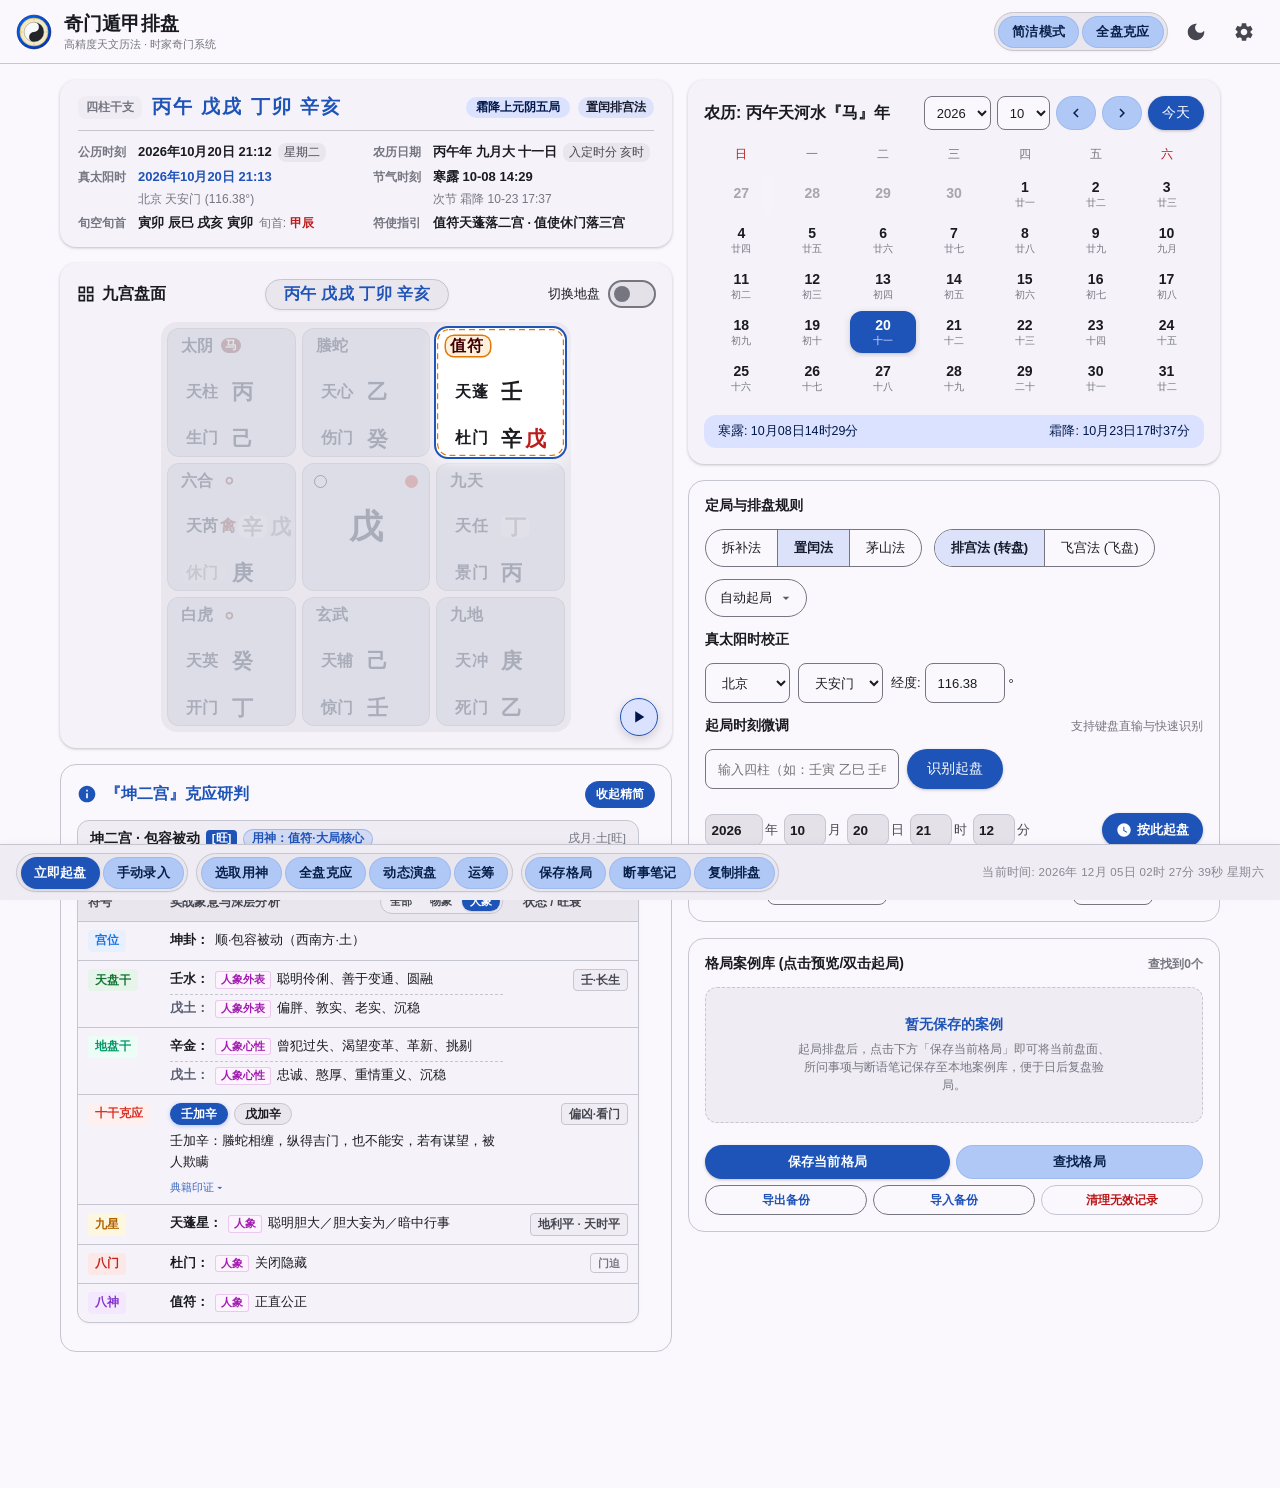
<file: index.html>
<!DOCTYPE html>
<html lang="zh-CN">
<head>
  <meta charset="UTF-8">
  <meta name="viewport" content="width=device-width, initial-scale=1.0, maximum-scale=1.0, user-scalable=no, viewport-fit=cover">
  <title>奇门遁甲专业排盘</title>
  <meta name="theme-color" content="#1e53b7">
  <meta name="description" content="Material Design 3 风格的高精度奇门遁甲排盘系统 (拆补/置闰/茅山/转盘/飞盘/真太阳时/全套克应速查)">
  <meta name="apple-mobile-web-app-capable" content="yes">
  <meta name="apple-mobile-web-app-status-bar-style" content="default">
  <meta name="apple-mobile-web-app-title" content="奇门排盘">
  
  <link rel="manifest" href="./manifest.json">
  <link rel="icon" href="./favicon.ico">
  <link rel="apple-touch-icon" href="./icons/icon-192.png">
  <link rel="stylesheet" href="./css/style.css?v=129">
</head>
<body>

  <!-- M3 Top App Bar -->
  <header class="m3-top-app-bar">
    <div class="top-bar-leading">
      <img src="./icons/icon.svg" alt="奇门标识" class="app-logo">
      <div class="app-title-group">
        <span class="app-title">奇门遁甲排盘</span>
        <span class="app-subtitle">高精度天文历法 · 时家奇门系统</span>
      </div>
    </div>
    <div class="top-bar-actions">
      <!-- 模式与速查胶囊组 (设计参考下方导航栏UI) -->
      <div class="toolbar-group">
        <button class="m3-btn m3-btn-tonal" id="btnToggleSimple" title="切换简洁/完整布局">简洁模式</button>
        <button class="m3-btn m3-btn-tonal" id="btnTopKeying" title="速查九宫全盘综合克应研判">全盘克应</button>
      </div>
      <button class="m3-icon-btn" id="btnToggleTheme" title="切换深色/浅色主题">
        <svg viewBox="0 0 24 24"><path d="M12 3c-4.97 0-9 4.03-9 9s4.03 9 9 9 9-4.03 9-9c0-.46-.04-.92-.1-1.36-.98 1.37-2.58 2.26-4.4 2.26-3.03 0-5.5-2.47-5.5-5.5 0-1.82.89-3.42 2.26-4.4-.44-.06-.9-.1-1.36-.1z"/></svg>
      </button>
      <button class="m3-icon-btn" id="btnSettings" title="设置">
        <svg viewBox="0 0 24 24" width="22" height="22" fill="currentColor"><path d="M19.14 12.94c.04-.3.06-.61.06-.94 0-.32-.02-.64-.07-.94l2.03-1.58c.18-.14.23-.41.12-.61l-1.92-3.32c-.12-.22-.37-.29-.59-.22l-2.39.96c-.5-.38-1.03-.7-1.62-.94l-.36-2.54c-.04-.24-.24-.41-.48-.41h-3.84c-.24 0-.43.17-.47.41l-.36 2.54c-.59.24-1.13.57-1.62.94l-2.39-.96c-.22-.08-.47 0-.59.22L2.74 8.87c-.12.21-.08.47.12.61l2.03 1.58c-.05.3-.09.63-.09.94s.02.64.07.94l-2.03 1.58c-.18.14-.23.41-.12.61l1.92 3.32c.12.22.37.29.59.22l2.39-.96c.5.38 1.03.7 1.62.94l.36 2.54c.05.24.24.41.48.41h3.84c.24 0 .44-.17.47-.41l.36-2.54c.59-.24 1.13-.56 1.62-.94l2.39.96c.22.08.47 0 .59-.22l1.92-3.32c.12-.22.07-.47-.12-.61l-2.01-1.58zM12 15.6c-1.98 0-3.6-1.62-3.6-3.6s1.62-3.6 3.6-3.6 3.6 1.62 3.6 3.6-1.62 3.6-3.6 3.6z"/></svg>
      </button>
    </div>
  </header>

  <!-- 主工作区 -->
  <main class="app-content" id="appMainContainer">
    <div class="main-grid">
      
      <!-- 左栏: 基本信息、九宫格、克应研判 -->
      <div class="left-column tab-active" id="leftPanel">
        
        <!-- 头部信息卡片 -->
        <section class="m3-card m3-card-elevated info-overview-card">
          <!-- 核心四柱与定局局象横幅 -->
          <div class="info-headline-bar">
            <div class="ganzhi-banner">
              <span class="ganzhi-tag">四柱干支</span>
              <span class="ganzhi-display" id="txtGanzhi">丙午  戊戌  丁卯  辛亥</span>
            </div>
            <div class="ju-banner">
              <span class="badge-pill-primary" id="txtJuDesc">霜降上元阴五局</span>
              <span class="badge-tag-tonal" id="txtMethodDesc">置闰排宫法</span>
              <span class="lock-badge" id="txtLockBadge" style="display: none;"></span>
            </div>
          </div>

          <!-- 详细历法与符使参数列表 (杜绝重叠与超出) -->
          <div class="info-card-list">
            <div class="info-line-item info-item-secondary">
              <span class="info-title">公历时刻</span>
              <div class="info-content-wrap">
                <span class="info-value" id="txtSolarTime">2026年10月20日 21:12</span>
                <span class="info-badge-tag" id="txtWeekDay">星期二</span>
              </div>
            </div>
            <div class="info-line-item info-item-secondary">
              <span class="info-title">农历日期</span>
              <div class="info-content-wrap">
                <span class="info-value" id="txtLunarDate">丙午年 九月大 十一日</span>
                <span class="info-badge-tag" id="txtShichenDesc">入定 亥时</span>
              </div>
            </div>

            <div class="info-line-item info-item-secondary">
              <span class="info-title">真太阳时</span>
              <div class="info-content-wrap">
                <span class="info-value info-value-primary" id="txtTrueTime">2026年10月20日 21:13</span>
                <span class="info-sub-text" id="txtLocation">北京 (116.38°)</span>
              </div>
            </div>
            <div class="info-line-item info-item-secondary">
              <span class="info-title">节气时刻</span>
              <div class="info-content-wrap">
                <span class="info-value" id="txtCurTerm">寒露 10-08 14:29</span>
                <span class="info-sub-text" id="txtNextTerm">次节 霜降 10-23 17:37</span>
              </div>
            </div>

            <div class="info-line-item">
              <span class="info-title">旬空旬首</span>
              <div class="info-content-wrap">
                <span class="info-value" id="txtKongwang">寅卯  辰巳  戌亥  <span class="info-value-error">寅卯</span></span>
                <span class="info-sub-text">旬首: <strong class="info-value-error" id="txtXunshou">甲辰</strong></span>
              </div>
            </div>
            <div class="info-line-item">
              <span class="info-title">符使指引</span>
              <div class="info-content-wrap">
                <span class="info-value fushi-line">
                  值符<strong id="txtStarFu">天蓬</strong>落<strong id="txtFuGong">二</strong>宫 · 
                  值使<strong id="txtDoorShi">休门</strong>落<strong id="txtDoorGong">三</strong>宫
                </span>
              </div>
            </div>
            <div class="info-line-item info-item-pattern" id="itemWuBuYuRow" style="display: none;">
              <span class="info-title">时辰大像</span>
              <div class="info-content-wrap">
                <span class="info-value info-value-error" id="txtWuBuYuDesc"></span>
              </div>
            </div>
          </div>
        </section>

        <!-- 九宫盘面卡片 -->
        <section class="m3-card m3-card-elevated board-card" id="boardCardSection" style="position: relative;">
          <!-- 防剧透待揭盘遮罩层 (立即起盘后先立用神再揭盘) -->
          <div class="board-pending-overlay" id="boardPendingOverlay" style="display: none;">
            <div class="board-pending-card">
              <div class="pending-badge">
                <svg width="18" height="18" viewBox="0 0 24 24" fill="currentColor"><path d="M12 2C6.5 2 2 6.5 2 12s4.5 10 10 10 10-4.5 10-10S17.5 2 12 2zm4.2 14.2L11 13V7h1.5v5.2l4.5 2.7-.8 1.3z"/></svg>
                <span>起局时刻已锁定</span>
              </div>
              <div class="pending-time" id="txtPendingLockedTime">2026年10月20日 21:12</div>
              <div class="pending-title">先立用神 · 待揭盘面</div>
              <div class="pending-desc">为防先窥盘面、后悔改占，请先明确所问事项并选取用神</div>
              <div class="pending-actions">
                <button type="button" class="m3-btn m3-btn-filled" id="btnOverlayPickYongShen">
                  <svg width="18" height="18" viewBox="0 0 24 24" fill="currentColor"><path d="M12 2C6.48 2 2 6.48 2 12s4.48 10 10 10 10-4.48 10-10S17.52 2 12 2zm0 18c-4.42 0-8-3.58-8-8s3.58-8 8-8 8 3.58 8 8-3.58 8-8 8zm-1-13h2v6h-2zm0 8h2v2h-2z"/></svg>
                  <span>选取用神并揭盘</span>
                </button>
                <button type="button" class="m3-btn m3-btn-tonal" id="btnOverlayDirectReveal" title="直接揭晓当前盘面（不特别指定用神）">
                  <span>直接揭盘</span>
                </button>
                <button type="button" class="m3-btn m3-btn-outlined" id="btnOverlayCancelCast" title="放弃本次起盘，退出待揭盘模式">
                  <span>放弃起盘</span>
                </button>
              </div>
            </div>
          </div>

          <div class="board-card-header">
            <div class="board-card-title">
              <svg width="20" height="20" viewBox="0 0 24 24" fill="currentColor"><path d="M3 3v8h8V3H3zm6 6H5V5h4v4zm-6 4v8h8v-8H3zm6 6H5v-4h4v4zm4-16v8h8V3h-8zm6 6h-4V5h4v4zm-6 4v8h8v-8h-8zm6 6h-4v-4h4v4z"/></svg>
              <span>九宫盘面</span>
            </div>
            <div class="board-card-center" id="boardCardCenter" title="点击设置所问问题与选取用神"></div>
            <label class="m3-switch-label" title="切换地盘全息信息或天盘视图">
              <span id="txtToggleDipanLabel">切换地盘</span>
              <div class="m3-switch">
                <input type="checkbox" id="chkToggleDipan">
                <span class="m3-slider"></span>
              </div>
            </label>
          </div>

          <!-- 动态演盘悬浮控制与解说条 -->
          <div class="board-anim-banner" id="boardAnimBanner" style="display: none;">
            <div class="anim-banner-left">
              <span class="anim-stage-badge" id="animStageBadge">地盘</span>
              <span class="anim-step-desc" id="animStepDesc">准备排盘推演...</span>
            </div>
            <div class="anim-banner-right">
              <button type="button" class="anim-banner-btn" id="btnAnimPause" title="暂停/继续演示">
                <span id="animPauseIcon">⏸</span>
              </button>
              <button type="button" class="anim-banner-btn" id="btnAnimSpeed" title="调整演盘速度">
                <span id="animSpeedText">1x</span>
              </button>
              <button type="button" class="anim-banner-btn anim-btn-skip" id="btnAnimSkip" title="跳过演示，直接查看最终排盘结果">
                跳过
              </button>
            </div>
            <div class="anim-progress-track">
              <div class="anim-progress-bar" id="animProgressBar"></div>
            </div>
          </div>

          <!-- 3x3 九宫网格 -->
          <div class="nine-grid" id="nineGrid">
            <!-- 巽四 (Southeast) -->
            <div class="palace-cell" data-gong="4" id="cellGong4"></div>
            <!-- 离九 (South) -->
            <div class="palace-cell" data-gong="9" id="cellGong9"></div>
            <!-- 坤二 (Southwest) 默认选中 -->
            <div class="palace-cell selected" data-gong="2" id="cellGong2"></div>

            <!-- 震三 (East) -->
            <div class="palace-cell" data-gong="3" id="cellGong3"></div>
            <!-- 中五 (Center) -->
            <div class="palace-cell" data-gong="5" id="cellGong5"></div>
            <!-- 兑七 (West) -->
            <div class="palace-cell" data-gong="7" id="cellGong7"></div>

            <!-- 艮八 (Northeast) -->
            <div class="palace-cell" data-gong="8" id="cellGong8"></div>
            <!-- 坎一 (North) -->
            <div class="palace-cell" data-gong="1" id="cellGong1"></div>
            <!-- 乾六 (Northwest) -->
            <div class="palace-cell" data-gong="6" id="cellGong6"></div>

            <!-- 演盘流光引导箭头 SVG 图层 -->
            <svg class="board-anim-arrow-overlay" id="boardAnimArrowLayer"></svg>
            <!-- 地盘九宫关系层 SVG 图层 (生克连线、空亡看对宫、马星去向、暗冲) -->
            <svg class="dipan-relation-overlay" id="dipanRelationOverlay"></svg>
          </div>

          <!-- 九宫盘面卡片右下角演盘按钮 (圆形图标按钮) -->
          <button type="button" class="board-anim-corner-btn" id="btnStartBoardAnimation" title="动态演示排盘推导过程" aria-label="动态演盘">
            <span class="anim-btn-icon">▶</span>
          </button>
        </section>

        <!-- 宫位克应研判卡片 -->
        <section class="m3-card m3-card-outlined keying-card">
          <div class="keying-card-header">
            <div class="keying-card-title">
              <svg width="20" height="20" viewBox="0 0 24 24" fill="currentColor"><path d="M12 2C6.48 2 2 6.48 2 12s4.48 10 10 10 10-4.48 10-10S17.52 2 12 2zm1 15h-2v-6h2v6zm0-8h-2V7h2v2z"/></svg>
              <span id="keyingTitle">『坤宫』克应研判</span>
            </div>
            <button class="m3-btn-subtle keying-toggle-btn is-active" id="btnToggleKeyingDetail" type="button" title="点击收起为精简模式 (仅展示宫位与十干克应)">
              <span class="toggle-text" id="txtToggleKeyingDetail">收起精简</span>
            </button>
          </div>
          <div class="keying-scroll-container" id="keyingContent">
            <!-- 动态生成克应条目 -->
          </div>
        </section>

      </div>

      <!-- 右栏: 万年历、参数设定、格局案例库 -->
      <div class="right-column" id="rightPanel">

        <!-- 万年历卡片 -->
        <section class="m3-card m3-card-elevated calendar-card">
          <div class="cal-top-row">
            <div class="cal-month-title">
              <span id="calLunarYearTitle">农历: 丙午天河水『马』年</span>
            </div>
            <div class="cal-nav-actions">
              <select id="selCalYear" class="m3-select" style="height: 34px; padding: 0 8px;"></select>
              <select id="selCalMonth" class="m3-select" style="height: 34px; padding: 0 8px;"></select>
              <button class="m3-btn m3-btn-tonal" id="btnPrevMonth" style="height: 34px; padding: 0 10px; display: inline-flex; align-items: center; justify-content: center;" title="上一月">
                <svg width="18" height="18" viewBox="0 0 24 24" fill="currentColor"><path d="M15.41 7.41L14 6l-6 6 6 6 1.41-1.41L10.83 12z"/></svg>
              </button>
              <button class="m3-btn m3-btn-tonal" id="btnNextMonth" style="height: 34px; padding: 0 10px; display: inline-flex; align-items: center; justify-content: center;" title="下一月">
                <svg width="18" height="18" viewBox="0 0 24 24" fill="currentColor"><path d="M10 6L8.59 7.41 13.17 12l-4.58 4.59L10 18l6-6z"/></svg>
              </button>
              <button class="m3-btn m3-btn-filled" id="btnCalNow" style="height: 34px; padding: 0 14px;">今天</button>
            </div>
          </div>

          <table class="cal-table" id="calTable">
            <thead>
              <tr>
                <th style="color: var(--md-sys-color-error);">日</th>
                <th>一</th>
                <th>二</th>
                <th>三</th>
                <th>四</th>
                <th>五</th>
                <th style="color: var(--md-sys-color-error);">六</th>
              </tr>
            </thead>
            <tbody id="calTableBody">
              <!-- 动态日历日期表格 -->
            </tbody>
          </table>

          <div class="cal-terms-banner">
            <span id="calTermCur">寒露: 10月08日 14:29</span>
            <span id="calTermNext">霜降: 10月23日 17:37</span>
          </div>

          <!-- 移动端万年历下方快捷操作栏 (立即起盘、查看盘面、手动录入、运筹) -->
          <div class="cal-bottom-actions">
            <div class="cal-actions-grid">
              <button class="m3-btn m3-btn-filled cal-btn-action cal-btn-cast-now" id="btnCalCastNow" type="button" title="获取当前实时时间并立即起盘（先取用神后揭盘）">
                <svg viewBox="0 0 24 24" width="18" height="18" fill="currentColor"><path d="M12 2C6.5 2 2 6.5 2 12s4.5 10 10 10 10-4.5 10-10S17.5 2 12 2zm4.2 14.2L11 13V7h1.5v5.2l4.5 2.7-.8 1.3z"/></svg>
                <span>立即起盘</span>
              </button>
              <button class="m3-btn m3-btn-tonal cal-btn-action cal-btn-view-pan" id="btnCalViewPan" type="button" title="切回盘面查看当前选定日期的排盘">
                <svg viewBox="0 0 24 24" width="18" height="18" fill="currentColor"><path d="M3 3v8h8V3H3zm6 6H5V5h4v4zm-6 4v8h8v-8H3zm6 6H5v-4h4v4zm4-16v8h8V3h-8zm6 6h-4V5h4v4zm-6 4v8h8v-8h-8zm6 6h-4v-4h4v4z"/></svg>
                <span>查看盘面</span>
              </button>
              <button class="m3-btn m3-btn-tonal cal-btn-action cal-btn-manual" id="btnCalManual" type="button" title="手动录入其他盘面进行分析">
                <svg viewBox="0 0 24 24" width="18" height="18" fill="currentColor"><path d="M3 17.25V21h3.75L17.81 9.94l-3.75-3.75L3 17.25zM20.71 7.04c.39-.39.39-1.02 0-1.41l-2.34-2.34c-.39-.39-1.02-.39-1.41 0l-1.83 1.83 3.75 3.75 1.83-1.83z"/></svg>
                <span>手动录入</span>
              </button>
              <button class="m3-btn m3-btn-tonal cal-btn-action cal-btn-yunchou" id="btnCalYunchou" type="button" title="另起运筹盘，按目的选宫借气">
                <svg viewBox="0 0 24 24" width="18" height="18" fill="currentColor"><path d="M12 2C6.48 2 2 6.48 2 12s4.48 10 10 10 10-4.48 10-10S17.52 2 12 2zm0 18c-4.42 0-8-3.58-8-8s3.58-8 8-8 8 3.58 8 8-3.58 8-8 8zm0-14c-3.31 0-6 2.69-6 6s2.69 6 6 6 6-2.69 6-6-2.69-6-6-6zm0 10c-2.21 0-4-1.79-4-4s1.79-4 4-4 4 1.79 4 4-1.79 4-4 4z"/></svg>
                <span>运筹</span>
              </button>
            </div>
          </div>
        </section>

        <!-- 设局控制卡片 -->
        <section class="m3-card m3-card-outlined controls-card">
          <div class="ctrl-section-title">定局与排盘规则</div>
          
          <div class="ctrl-group-flex">
            <!-- 定局方式 Segmented Button -->
            <div class="m3-segmented-button-group" id="segDingjuGroup">
              <button class="m3-segment-btn" data-value="chaibu">拆补法</button>
              <button class="m3-segment-btn active" data-value="zhirun">置闰法</button>
              <button class="m3-segment-btn" data-value="maoshan">茅山法</button>
            </div>

            <!-- 排盘方式 Segmented Button -->
            <div class="m3-segmented-button-group" id="segPaipanGroup">
              <button class="m3-segment-btn active" data-value="zhuan">排宫法 (转盘)</button>
              <button class="m3-segment-btn" data-value="fei">飞宫法 (飞盘)</button>
            </div>

            <!-- 指定局数快捷选择器 -->
            <div class="manual-ju-picker-wrap" id="wrapManualJuPicker">
              <button type="button" class="manual-ju-trigger" id="btnManualJuTrigger" aria-haspopup="true" aria-expanded="false" title="指定局数 (可快速覆盖节气起局)">
                <span class="manual-ju-trigger-text" id="txtManualJuTrigger">自动起局</span>
                <svg class="manual-ju-trigger-icon" viewBox="0 0 24 24" width="16" height="16" aria-hidden="true">
                  <path fill="currentColor" d="M7 10l5 5 5-5z"/>
                </svg>
              </button>

              <!-- 悬浮紧凑矩阵面板 -->
              <div class="manual-ju-popover" id="popoverManualJu" role="dialog" aria-label="指定局数矩阵选择">
                <div class="ju-popover-header">
                  <button type="button" class="ju-btn-auto active" id="btnJuAuto" data-ju="auto">
                    <span class="ju-auto-icon">⚡</span>
                    <span class="ju-auto-title">自动起局</span>
                    <span class="ju-auto-desc">(恢复节气日干推算)</span>
                  </button>
                </div>
                <div class="ju-popover-divider"></div>
                <div class="ju-popover-body">
                  <div class="ju-popover-row">
                    <span class="ju-row-badge ju-badge-yang">阳遁</span>
                    <div class="ju-num-grid">
                      <button type="button" class="ju-num-chip" data-ju="阳1" title="阳一局">一</button>
                      <button type="button" class="ju-num-chip" data-ju="阳2" title="阳二局">二</button>
                      <button type="button" class="ju-num-chip" data-ju="阳3" title="阳三局">三</button>
                      <button type="button" class="ju-num-chip" data-ju="阳4" title="阳四局">四</button>
                      <button type="button" class="ju-num-chip" data-ju="阳5" title="阳五局">五</button>
                      <button type="button" class="ju-num-chip" data-ju="阳6" title="阳六局">六</button>
                      <button type="button" class="ju-num-chip" data-ju="阳7" title="阳七局">七</button>
                      <button type="button" class="ju-num-chip" data-ju="阳8" title="阳八局">八</button>
                      <button type="button" class="ju-num-chip" data-ju="阳9" title="阳九局">九</button>
                    </div>
                  </div>
                  <div class="ju-popover-row">
                    <span class="ju-row-badge ju-badge-yin">阴遁</span>
                    <div class="ju-num-grid">
                      <button type="button" class="ju-num-chip" data-ju="阴1" title="阴一局">一</button>
                      <button type="button" class="ju-num-chip" data-ju="阴2" title="阴二局">二</button>
                      <button type="button" class="ju-num-chip" data-ju="阴3" title="阴三局">三</button>
                      <button type="button" class="ju-num-chip" data-ju="阴4" title="阴四局">四</button>
                      <button type="button" class="ju-num-chip" data-ju="阴5" title="阴五局">五</button>
                      <button type="button" class="ju-num-chip" data-ju="阴6" title="阴六局">六</button>
                      <button type="button" class="ju-num-chip" data-ju="阴7" title="阴七局">七</button>
                      <button type="button" class="ju-num-chip" data-ju="阴8" title="阴八局">八</button>
                      <button type="button" class="ju-num-chip" data-ju="阴9" title="阴九局">九</button>
                    </div>
                  </div>
                </div>
              </div>

              <!-- 底层保留隐藏的 select，确保既有逻辑 100% 兼容 -->
              <select id="selManualJu" class="m3-select" style="display:none;" tabindex="-1" aria-hidden="true">
                <option value="auto">自动起局</option>
                <optgroup label="阳遁">
                  <option value="阳1">阳一局</option><option value="阳2">阳二局</option>
                  <option value="阳3">阳三局</option><option value="阳4">阳四局</option>
                  <option value="阳5">阳五局</option><option value="阳6">阳六局</option>
                  <option value="阳7">阳七局</option><option value="阳8">阳八局</option>
                  <option value="阳9">阳九局</option>
                </optgroup>
                <optgroup label="阴遁">
                  <option value="阴1">阴一局</option><option value="阴2">阴二局</option>
                  <option value="阴3">阴三局</option><option value="阴4">阴四局</option>
                  <option value="阴5">阴五局</option><option value="阴6">阴六局</option>
                  <option value="阴7">阴七局</option><option value="阴8">阴八局</option>
                  <option value="阴9">阴九局</option>
                </optgroup>
              </select>
            </div>
          </div>

          <div class="ctrl-section-title">真太阳时校正</div>
          <div class="m3-field-group">
            <select id="selProvince" class="m3-select"></select>
            <select id="selCity" class="m3-select"></select>
            <label style="font-size: 13px; display: flex; align-items: center; gap: 4px;">
              经度:
              <input type="number" id="numLongitude" class="m3-input" step="0.01" style="width: 80px;" value="116.38">°
            </label>
          </div>

          <div class="ctrl-section-title" style="display: flex; justify-content: space-between; align-items: center;">
            <span>起局时刻微调</span>
            <span style="font-size: 11.5px; color: var(--md-sys-color-outline); font-weight: normal;">支持键盘直输与快速识别</span>
          </div>

          <!-- 快速输入公历时间或四柱干支栏 -->
          <div class="time-quick-input-row">
            <input type="text" id="iptPanQuickTime" class="m3-input" placeholder="输入四柱（如：壬寅 乙巳 壬申 庚戌）或公历时间（如：2026-10-20 21:12、2022年5月18日20点）">
            <button class="m3-btn m3-btn-filled" id="btnQuickTimeApply" type="button" title="识别并快速起盘">识别起盘</button>
          </div>

          <!-- 年月日时分直接键盘可编辑数字输入框与按此起盘按钮 -->
          <div class="time-direct-container">
            <div class="time-direct-inputs">
              <span class="time-input-unit"><input type="number" id="selPanYear" class="m3-input time-num-input" min="1900" max="2100" placeholder="年"><span class="time-unit-label">年</span></span>
              <span class="time-input-unit"><input type="number" id="selPanMonth" class="m3-input time-num-input" min="1" max="12" placeholder="月"><span class="time-unit-label">月</span></span>
              <span class="time-input-unit"><input type="number" id="selPanDay" class="m3-input time-num-input" min="1" max="31" placeholder="日"><span class="time-unit-label">日</span></span>
              <span class="time-input-unit"><input type="number" id="selPanHour" class="m3-input time-num-input" min="0" max="23" placeholder="时"><span class="time-unit-label">时</span></span>
              <span class="time-input-unit"><input type="number" id="selPanMinute" class="m3-input time-num-input" min="0" max="59" placeholder="分"><span class="time-unit-label">分</span></span>
            </div>
            <button class="m3-btn m3-btn-filled btn-execute-pan" id="btnExecutePan" type="button" title="按上方微调的时间重新排盘">
              <svg viewBox="0 0 24 24" width="16" height="16" fill="currentColor"><path d="M12 2C6.5 2 2 6.5 2 12s4.5 10 10 10 10-4.5 10-10S17.5 2 12 2zm4.2 14.2L11 13V7h1.5v5.2l4.5 2.7-.8 1.3z"/></svg>
              <span>按此起盘</span>
            </button>
          </div>

          <div class="m3-field-group baoshi-baoshu-row" style="padding-top: 4px; display: flex; align-items: center; justify-content: space-between; flex-wrap: wrap; gap: 8px;">
            <div class="ctrl-sub-group" style="display: flex; align-items: center; gap: 6px;">
              <span class="ctrl-sub-label" style="font-size: 13px; font-weight: 600; color: var(--md-sys-color-outline);">报时起局:</span>
              <select id="selBaoshiHour" class="m3-select" style="min-width: 120px;">
                <option value="default" selected>默认</option>
                <option value="0">23-01  子时</option>
                <option value="2">01-03  丑时</option>
                <option value="4">03-05  寅时</option>
                <option value="6">05-07  卯时</option>
                <option value="8">07-09  辰时</option>
                <option value="10">09-11  巳时</option>
                <option value="12">11-13  午时</option>
                <option value="14">13-15  未时</option>
                <option value="16">15-17  申时</option>
                <option value="18">17-19  酉时</option>
                <option value="20">19-21  戌时</option>
                <option value="22">21-23  亥时</option>
              </select>
            </div>

            <div class="ctrl-sub-group" style="display: flex; align-items: center; gap: 6px;">
              <span class="ctrl-sub-label" style="font-size: 13px; font-weight: 600; color: var(--md-sys-color-outline);">报数起局:</span>
              <input type="number" id="iptBaoShu" class="m3-input" style="width: 80px; text-align: center;" placeholder="输入数字" min="1">
              <span id="txtBaoshuRem" style="font-weight: 700; color: var(--md-sys-color-primary); font-size: 14px; min-width: 44px;">余：-</span>
            </div>
          </div>
        </section>

        <!-- 案例格局卡片 -->
        <section class="m3-card m3-card-outlined cases-card">
          <div class="ctrl-section-title" style="display: flex; justify-content: space-between; align-items: center;">
            <span>格局案例库 (点击预览/双击起局)</span>
            <span style="font-size: 12px; color: var(--md-sys-color-outline);" id="txtCaseCount">0 个案例</span>
          </div>
          <div class="case-due-banner" id="caseDueBanner" style="display: none;"></div>
          <select class="cases-select-box" id="selCaseList" size="3" style="display: none;"></select>
          <div class="case-modern-list" id="caseModernList"></div>

          <!-- 空状态提示 (当无案例时展示友好指引) -->
          <div id="caseEmptyState" class="case-empty-state" style="display: none;">
            <div class="case-empty-title">暂无保存的案例</div>
            <div class="case-empty-desc">起局排盘后，点击下方「保存当前格局」即可将当前盘面、所问事项与断语笔记保存至本地案例库，便于日后复盘验局。</div>
          </div>

          <!-- 底部控制与详情操作组 (整体下移至靠近底部导航栏，为上方列表展示更多案例腾出空间) -->
          <div class="cases-footer-dock" id="casesFooterDock">
            <!-- 选中案例的详情预览区 (支持阅读问题、笔记与局象并一键复原) -->
            <div id="caseDetailPanel" class="case-detail-panel" style="display: none; background: var(--md-sys-color-surface-container-high); border-radius: 8px; padding: 10px 12px; border: 1px dashed var(--md-sys-color-outline-variant); font-size: 12.5px;">
              <div style="display: flex; justify-content: space-between; align-items: center; margin-bottom: 4px;">
                <strong style="color: var(--md-sys-color-primary);" id="caseDetailTitle">案例详情</strong>
                <span style="font-size: 11px; color: var(--md-sys-color-outline);" id="caseDetailTime"></span>
              </div>
              <div id="caseDetailSummary" style="font-size: 11.5px; color: var(--md-sys-color-primary); margin-bottom: 2px; font-weight: 600;"></div>
              <div id="caseDetailMeta" class="case-detail-meta"></div>
              <div style="margin-bottom: 4px;">
                <span style="color: var(--md-sys-color-outline);">所问问题：</span>
                <span id="caseDetailQuestion" style="color: var(--md-sys-color-on-surface); font-weight: 500;"></span>
              </div>
              <div style="margin-bottom: 6px;">
                <span style="color: var(--md-sys-color-outline);">断语笔记：</span>
                <div id="caseDetailRemark" style="color: var(--md-sys-color-on-surface-variant); white-space: pre-wrap; max-height: 80px; overflow-y: auto; background: var(--md-sys-color-surface-container-lowest); padding: 4px 8px; border-radius: 4px; margin-top: 2px;"></div>
              </div>
              <div style="display: flex; justify-content: flex-end; gap: 8px; margin-top: 6px; flex-wrap: wrap;">
                <button class="m3-btn m3-btn-outlined btn-case-danger" type="button" id="btnDeleteCase" style="height: 32px; font-size: 12.5px; padding: 0 10px;" title="永久删除此案例">删除案例</button>
                <button class="m3-btn m3-btn-tonal" type="button" id="btnDetailNotes" style="height: 32px; font-size: 12.5px; padding: 0 10px;" title="编辑案例标题、问题、断事笔记、应期与反馈">笔记回访</button>
                <button class="m3-btn m3-btn-filled" type="button" id="btnLoadSelectedCase" style="height: 32px; font-size: 12.5px; padding: 0 12px;">读取并复原此盘</button>
              </div>
            </div>

            <div class="cases-actions-row">
              <button class="m3-btn m3-btn-filled" id="btnSaveCase" title="保存当前盘面至案例库">保存当前格局</button>
              <button class="m3-btn m3-btn-tonal" id="btnOpenFindPattern" title="按干支/星门条件筛选格局">查找格局</button>
            </div>
            <div class="cases-actions-row cases-backup-row" style="flex-wrap: wrap;">
              <button class="m3-btn m3-btn-outlined" id="btnExportCases" type="button" title="把全部案例、盘面快照、笔记和反馈导出为 JSON 备份文件">导出备份</button>
              <button class="m3-btn m3-btn-outlined" id="btnImportCases" type="button" title="从 JSON 备份文件导入（按记录合并，不会覆盖较新的内容）">导入备份</button>
              <button class="m3-btn m3-btn-outlined btn-case-danger" id="btnClearInvalidCases" type="button" title="一键清理历史未完成或已作废的无效记录">清理无效记录</button>
              <input type="file" id="fileImportCases" accept="application/json,.json" style="display: none;">
            </div>
          </div>
        </section>

      </div>
    </div>
  </main>

  <!-- M3 Bottom App Bar (桌面端底部操作栏) -->
  <footer class="m3-bottom-app-bar">
    <div class="bottom-actions-left">
      <!-- 1. 核心起局组 -->
      <div class="toolbar-group">
        <button class="m3-btn m3-btn-filled" id="btnToolbarNow" title="一键获取当前实时时间并立即起盘（先取用神后揭盘）">立即起盘</button>
        <button class="m3-btn m3-btn-tonal" id="btnBottomManual" title="手动录入其他盘面进行分析">手动录入</button>
      </div>

      <!-- 2. 研判与演盘组 -->
      <div class="toolbar-group">
        <button class="m3-btn m3-btn-tonal" id="btnSelectYongShen" title="选取奇门用神并在天盘以虚线红框标注">选取用神</button>
        <button class="m3-btn m3-btn-tonal" id="btnBottomKeying" title="速查九宫全盘综合克应研判">全盘克应</button>
        <button class="m3-btn m3-btn-tonal" id="btnBottomSteps" title="在九宫盘面上动态演示本盘推导过程">动态演盘</button>
        <button class="m3-btn m3-btn-tonal" id="btnBottomYunchou" title="另起运筹盘，按目的选宫借气">运筹</button>
      </div>

      <!-- 3. 记录与留存组 -->
      <div class="toolbar-group">
        <button class="m3-btn m3-btn-tonal" id="btnBottomSave" title="将当前盘面保存至本地格局案例库">保存格局</button>
        <button class="m3-btn m3-btn-tonal" id="btnBottomNotes" title="本局结构化断事笔记与回访">断事笔记</button>
        <button class="m3-btn m3-btn-tonal" id="btnBottomCopy" title="复制格式化排盘至剪贴板">复制排盘</button>
      </div>
    </div>
    <div class="bottom-status-right">
      <span id="txtLiveClock">当前时间: 2026年 10月 20日 21:12 星期二</span>
    </div>
  </footer>

  <!-- M3 Navigation Bar (移动端底部导航) -->
  <nav class="m3-navigation-bar" id="m3MobileNav">
    <button class="nav-item active" data-tab="pan">
      <div class="nav-indicator">
        <svg width="22" height="22" viewBox="0 0 24 24" fill="currentColor"><path d="M3 3v8h8V3H3zm6 6H5V5h4v4zm-6 4v8h8v-8H3zm6 6H5v-4h4v4zm4-16v8h8V3h-8zm6 6h-4V5h4v4zm-6 4v8h8v-8h-8zm6 6h-4v-4h4v4z"/></svg>
      </div>
      <span>奇门排盘</span>
    </button>
    <button class="nav-item" data-tab="cal">
      <div class="nav-indicator">
        <svg width="22" height="22" viewBox="0 0 24 24" fill="currentColor"><path d="M19 4h-1V2h-2v2H8V2H6v2H5c-1.11 0-1.99.9-1.99 2L3 20c0 1.1.89 2 2 2h14c1.1 0 2-.9 2-2V6c0-1.1-.9-2-2-2zm0 16H5V10h14v10zm0-12H5V6h14v2zm-7 5h5v5h-5z"/></svg>
      </div>
      <span>万年历</span>
    </button>
    <button class="nav-item" data-tab="setting">
      <div class="nav-indicator">
        <svg width="22" height="22" viewBox="0 0 24 24" fill="currentColor"><path d="M19.14 12.94c.04-.3.06-.61.06-.94 0-.32-.02-.64-.07-.94l2.03-1.58c.18-.14.23-.41.12-.61l-1.92-3.32c-.12-.22-.37-.29-.59-.22l-2.39.96c-.5-.38-1.03-.7-1.62-.94l-.36-2.54c-.04-.24-.24-.41-.48-.41h-3.84c-.24 0-.43.17-.47.41l-.36 2.54c-.59.24-1.13.57-1.62.94l-2.39-.96c-.22-.08-.47 0-.59.22L2.74 8.87c-.12.21-.08.47.12.61l2.03 1.58c-.05.3-.09.63-.09.94s.02.64.07.94l-2.03 1.58c-.18.14-.23.41-.12.61l1.92 3.32c.12.22.37.29.59.22l2.39-.96c.5.38 1.03.7 1.62.94l.36 2.54c.05.24.24.41.48.41h3.84c.24 0 .44-.17.47-.41l.36-2.54c.59-.24 1.13-.56 1.62-.94l2.39.96c.22.08.47 0 .59-.22l1.92-3.32c.12-.22.07-.47-.12-.61l-2.01-1.58zM12 15.6c-1.98 0-3.6-1.62-3.6-3.6s1.62-3.6 3.6-3.6 3.6 1.62 3.6 3.6-1.62 3.6-3.6 3.6z"/></svg>
      </div>
      <span>设局控制</span>
    </button>
    <button class="nav-item" data-tab="cases">
      <div class="nav-indicator">
        <svg width="22" height="22" viewBox="0 0 24 24" fill="currentColor"><path d="M14 2H6c-1.1 0-1.99.9-1.99 2L4 20c0 1.1.89 2 1.99 2H18c1.1 0 2-.9 2-2V8l-6-6zm2 16H8v-2h8v2zm0-4H8v-2h8v2zm-3-5V3.5L18.5 9H13z"/></svg>
      </div>
      <span>案例格局</span>
    </button>
  </nav>

  <!-- M3 系统设置 Dialog -->
  <div class="m3-dialog-scrim" id="modalSettings">
    <div class="m3-dialog settings-dialog">
      <div class="m3-dialog-headline" style="display: flex; justify-content: space-between; align-items: center; padding-bottom: 8px; margin-bottom: 8px; border-bottom: 1px solid var(--md-sys-color-outline-variant);">
        <div style="display: flex; align-items: center; gap: 8px;">
          <svg viewBox="0 0 24 24" width="22" height="22" fill="var(--md-sys-color-primary)"><path d="M19.14 12.94c.04-.3.06-.61.06-.94 0-.32-.02-.64-.07-.94l2.03-1.58c.18-.14.23-.41.12-.61l-1.92-3.32c-.12-.22-.37-.29-.59-.22l-2.39.96c-.5-.38-1.03-.7-1.62-.94l-.36-2.54c-.04-.24-.24-.41-.48-.41h-3.84c-.24 0-.43.17-.47.41l-.36 2.54c-.59.24-1.13.57-1.62.94l-2.39-.96c-.22-.08-.47 0-.59.22L2.74 8.87c-.12.21-.08.47.12.61l2.03 1.58c-.05.3-.09.63-.09.94s.02.64.07.94l-2.03 1.58c-.18.14-.23.41-.12.61l1.92 3.32c.12.22.37.29.59.22l2.39-.96c.5.38 1.03.7 1.62.94l.36 2.54c.05.24.24.41.48.41h3.84c.24 0 .44-.17.47-.41l.36-2.54c.59-.24 1.13-.56 1.62-.94l2.39.96c.22.08.47 0 .59-.22l1.92-3.32c.12-.22.07-.47-.12-.61l-2.01-1.58zM12 15.6c-1.98 0-3.6-1.62-3.6-3.6s1.62-3.6 3.6-3.6 3.6 1.62 3.6 3.6-1.62 3.6-3.6 3.6z"/></svg>
          <span style="font-size: 18px; font-weight: 700;">系统常用设置</span>
        </div>
        <button class="m3-icon-btn" data-close="modalSettings" title="关闭">
          <svg viewBox="0 0 24 24"><path d="M19 6.41L17.59 5 12 10.59 6.41 5 5 6.41 10.59 12 5 17.59 6.41 19 12 13.41 17.59 19 19 17.59 13.41 12z"/></svg>
        </button>
      </div>

      <div class="m3-dialog-body settings-dialog-body">
        <div class="settings-hint-banner">
          提示：常用设置修改后自动保存至本地，刷新网页或离线重新打开均会自动保持。
        </div>

        <!-- 1. 起局与排盘算法 -->
        <div class="settings-section">
          <div class="settings-section-title">起局与排盘算法</div>
          <div class="settings-row">
            <span class="settings-label">定局方法</span>
            <div class="m3-segmented-button-group settings-seg" id="segSettingDingju">
              <button class="m3-segment-btn" data-value="zhirun">置闰法</button>
              <button class="m3-segment-btn" data-value="chaibu">拆补法</button>
              <button class="m3-segment-btn" data-value="maoshan">茅山法</button>
            </div>
          </div>
          <div class="settings-row">
            <span class="settings-label">排盘方式</span>
            <div class="m3-segmented-button-group settings-seg" id="segSettingPaipan">
              <button class="m3-segment-btn" data-value="zhuan">转盘法 (排宫)</button>
              <button class="m3-segment-btn" data-value="fei">飞盘法 (飞宫)</button>
            </div>
          </div>
          <div class="settings-row">
            <span class="settings-label">子时换日</span>
            <div class="m3-segmented-button-group settings-seg" id="segSettingZishi">
              <button class="m3-segment-btn" data-value="split">早晚分 (早夜子时)</button>
              <button class="m3-segment-btn" data-value="merge">进次日 (23点统换)</button>
            </div>
          </div>
        </div>

        <!-- 2. 默认地理位置与真太阳时 -->
        <div class="settings-section" style="margin-top: 10px;">
          <div class="settings-section-title">默认地理位置与真太阳时</div>
          <div class="settings-location-grid">
            <div class="settings-location-col">
              <span class="settings-sublabel">常用省份</span>
              <select id="selSettingProvince" class="m3-select settings-select"></select>
            </div>
            <div class="settings-location-col">
              <span class="settings-sublabel">常用城市</span>
              <select id="selSettingCity" class="m3-select settings-select"></select>
            </div>
            <div class="settings-location-col settings-location-lon">
              <span class="settings-sublabel">经度 (真太阳时核算)</span>
              <div class="settings-lon-input-wrapper">
                <input type="number" id="numSettingLongitude" class="m3-input" step="0.01">
                <span class="settings-lon-unit">°</span>
              </div>
            </div>
          </div>
        </div>

        <!-- 3. 界面视觉与盘面展示 -->
        <div class="settings-section" style="margin-top: 10px;">
          <div class="settings-section-title">界面视觉与盘面展示</div>
          <div class="settings-row">
            <span class="settings-label">视觉主题</span>
            <div class="m3-segmented-button-group settings-seg" id="segSettingTheme">
              <button class="m3-segment-btn" data-value="light">浅色主题</button>
              <button class="m3-segment-btn" data-value="dark">深色主题</button>
            </div>
          </div>
          <div class="settings-row">
            <span class="settings-label">界面模式</span>
            <div class="m3-segmented-button-group settings-seg" id="segSettingSimple">
              <button class="m3-segment-btn" data-value="0">完整模式</button>
              <button class="m3-segment-btn" data-value="1">简洁模式</button>
            </div>
          </div>
          <div class="settings-row">
            <span class="settings-label">研判详情</span>
            <div class="m3-segmented-button-group settings-seg" id="segSettingDetail">
              <button class="m3-segment-btn" data-value="1">默认展开详细</button>
              <button class="m3-segment-btn" data-value="0">默认精简</button>
            </div>
          </div>
          <div class="settings-row">
            <span class="settings-label">象意筛选</span>
            <div class="m3-segmented-button-group settings-seg" id="segSettingImagery">
              <button class="m3-segment-btn" data-value="all">全部象意</button>
              <button class="m3-segment-btn" data-value="wu">仅物象</button>
              <button class="m3-segment-btn" data-value="ren">仅人象</button>
            </div>
          </div>
          <div class="settings-row">
            <span class="settings-label">基盘视角</span>
            <div class="m3-segmented-button-group settings-seg" id="segSettingDipan">
              <button class="m3-segment-btn" data-value="0">默认天盘</button>
              <button class="m3-segment-btn" data-value="1">默认地盘全息</button>
            </div>
          </div>
        </div>

        <!-- 4. 断局与研判偏好 -->
        <div class="settings-section" style="margin-top: 10px;">
          <div class="settings-section-title">断局与研判偏好</div>
          <div class="settings-row settings-row-switch">
            <span class="settings-label">动态演盘</span>
            <label class="m3-switch-label" style="display: flex; align-items: center; gap: 8px; cursor: pointer; font-size: 13px;">
              <input type="checkbox" id="chkSettingAutoAnimOnYongshen" class="m3-checkbox">
              <span>首次选取用神之后开始动态演盘</span>
            </label>
          </div>
          <div class="settings-row settings-row-switch">
            <span class="settings-label">运筹蒙版</span>
            <label class="m3-switch-label" style="display: flex; align-items: center; gap: 8px; cursor: pointer; font-size: 13px;">
              <input type="checkbox" id="chkSettingMask" class="m3-checkbox">
              <span>弱化非用神宫位（高亮吉门吉星吉神）</span>
            </label>
          </div>
          <div class="settings-row">
            <span class="settings-label">旬空对冲</span>
            <div class="m3-segmented-button-group settings-seg" id="segSettingKong">
              <button class="m3-segment-btn" data-value="1">看对冲宫 (测人/物)</button>
              <button class="m3-segment-btn" data-value="0">不看对冲 (测事)</button>
            </div>
          </div>
        </div>
      </div>

      <div class="m3-dialog-actions settings-actions">
        <button class="m3-btn m3-btn-outlined" id="btnSettingsResetDefault" style="color: var(--md-sys-color-error); border-color: var(--md-sys-color-error);">恢复默认</button>
        <div class="settings-actions-right">
          <button class="m3-btn m3-btn-tonal" id="btnForceUpdateApp" style="color: var(--md-sys-color-primary);" title="清除本地离线缓存并强制获取最新版本">检查更新</button>
          <button class="m3-btn m3-btn-tonal" id="btnSettingsOpenHelp">使用说明</button>
          <button class="m3-btn m3-btn-filled" data-close="modalSettings">完成并保存</button>
        </div>
      </div>
    </div>
  </div>

  <!-- M3 使用说明 Dialog -->
  <div class="m3-dialog-scrim" id="modalHelp">
    <div class="m3-dialog">
      <div class="m3-dialog-headline">使用说明与定局准则</div>
      <div class="m3-dialog-body">
        <h4 style="color: var(--md-sys-color-primary); margin-bottom: 6px;">一、三种经典定局法</h4>
        <p><strong>1. 置闰法：</strong>严格遵循符头（甲/己）与节气交节规律。符头在交节日前1至9天内到达时为“超神”，提前起用下一节气三元；符头超神超过9天时在芒种或大雪进行“置闰”，符头与节气同日为“正授”，符头迟于节气为“接气”。</p>
        <p style="margin-top: 6px;"><strong>2. 拆补法：</strong>不跳过节气，交节日即进入该节气三元。各日以符头定上中下元，局数恒随当日公历所属节气。</p>
        <p style="margin-top: 6px;"><strong>3. 茅山法：</strong>以交节时刻为严格分界，交节日起前5日为上元，次5日为中元，其余至下一交节为下元。</p>

        <h4 style="color: var(--md-sys-color-primary); margin-top: 14px; margin-bottom: 6px;">二、PWA 三端离线安装指南</h4>
        <p>本系统采用纯前端本地架构，内置高精度天文历法交节数据与全国地级市经度坐标，支持完全脱网离线运行：</p>
        <ul style="padding-left: 20px; margin-top: 6px;">
          <li><strong>iOS (iPhone/iPad)：</strong>Safari 打开本站 → 点击底部“分享” → 选择“<strong>添加到主屏幕</strong>”。</li>
          <li><strong>Android (安卓)：</strong>Chrome 浏览器打开 → 点击右上角菜单 → 选择“<strong>安装应用</strong>”。</li>
          <li><strong>Windows / Mac：</strong>桌面 Chrome / Edge 地址栏右侧点击“<strong>安装应用</strong>”图标。</li>
        </ul>
      </div>
      <div class="m3-dialog-actions">
        <button class="m3-btn m3-btn-filled" data-close="modalHelp">知道了</button>
      </div>
    </div>
  </div>

  <!-- M3 全盘克应 Dialog -->
  <div class="m3-dialog-scrim" id="modalKeying">
    <div class="m3-dialog keying-dialog">
      <div class="m3-dialog-headline keying-dialog-headline" style="display: flex; justify-content: space-between; align-items: center; padding-bottom: 8px; margin-bottom: 8px; border-bottom: 1px solid var(--md-sys-color-outline-variant);">
        <div style="display: flex; align-items: center; gap: 8px; min-width: 0; flex: 1;">
          <svg viewBox="0 0 24 24" width="22" height="22" fill="var(--md-sys-color-primary)" style="flex-shrink: 0;"><path d="M19 3H5c-1.1 0-2 .9-2 2v14c0 1.1.9 2 2 2h14c1.1 0 2-.9 2-2V5c0-1.1-.9-2-2-2zm-5 14H7v-2h7v2zm3-4H7v-2h10v2zm0-4H7V7h10v2z"/></svg>
          <span id="modalKeyingTitle" style="font-size: 18px; font-weight: 700; white-space: nowrap; overflow: hidden; text-overflow: ellipsis;">奇门遁甲全盘克应速查</span>
        </div>
        <button class="m3-icon-btn" data-close="modalKeying" title="关闭" style="flex-shrink: 0;">
          <svg viewBox="0 0 24 24"><path d="M19 6.41L17.59 5 12 10.59 6.41 5 5 6.41 10.59 12 5 17.59 6.41 19 12 13.41 17.59 19 19 17.59 13.41 12z"/></svg>
        </button>
      </div>
      <div class="m3-dialog-body keying-dialog-body" id="modalKeyingBody">
        <!-- 动态生成全盘九宫克应 -->
      </div>
      <div class="m3-dialog-actions modal-keying-actions">
        <button class="m3-btn m3-btn-outlined" id="btnKeyingFilterYongShen" type="button">只看当前用神</button>
        <div class="modal-keying-right-actions">
          <button class="m3-btn m3-btn-tonal" id="btnKeyingCopyPan" type="button" title="1. 仅复制格式化排盘至剪贴板">1 复制排盘</button>
          <button class="m3-btn m3-btn-tonal" id="btnKeyingCopyCurrent" type="button" title="2. 仅复制当前九宫研判与克应信息至剪贴板">2 复制当前信息</button>
          <button class="m3-btn m3-btn-tonal" id="btnKeyingCopyAll" type="button" title="复制1+2：一起复制排盘与当前信息至剪贴板">复制1+2</button>
          <button class="m3-btn m3-btn-filled" data-close="modalKeying" type="button">完成</button>
        </div>
      </div>
    </div>
  </div>

  <!-- M3 保存案例 Dialog -->
  <div class="m3-dialog-scrim" id="modalSaveCase">
    <div class="m3-dialog" style="max-width: 440px;">
      <div class="m3-dialog-headline" id="txtSaveCaseHeadline">保存格局案例</div>
      <div class="m3-dialog-body">
        <div style="display: flex; flex-direction: column; gap: 12px;">
          <label style="display: flex; flex-direction: column; gap: 4px; font-weight: 500;">
            案例标题 / 占事简注:
            <input type="text" id="iptCaseTitle" class="m3-input" placeholder="例如: 测出行合作/求财">
          </label>
          <label style="display: flex; flex-direction: column; gap: 4px; font-weight: 500;">
            <div style="display: flex; justify-content: space-between; align-items: center;">
              <span>断语笔记:</span>
              <button class="m3-btn-subtle" id="btnClearSaveRemark" type="button" style="font-size: 12px; padding: 0 6px; color: var(--md-sys-color-error);">清空笔记</button>
            </div>
            <textarea id="txtCaseRemark" class="m3-input" style="height: 80px; padding: 8px;" placeholder="记录求测人提问及断卦思路..."></textarea>
          </label>
        </div>
      </div>
      <div class="m3-dialog-actions">
        <button class="m3-btn m3-btn-tonal" data-close="modalSaveCase">取消</button>
        <button class="m3-btn m3-btn-filled" id="btnConfirmSaveCase">保存</button>
      </div>
    </div>
  </div>

  <!-- M3 编辑案例 Dialog -->
  <div class="m3-dialog-scrim" id="modalEditCase">
    <div class="m3-dialog" style="max-width: 460px;">
      <div class="m3-dialog-headline">编辑格局案例</div>
      <div class="m3-dialog-body">
        <div style="display: flex; flex-direction: column; gap: 12px; margin-top: 4px;">
          <div id="editCaseMetaSummary" style="font-size: 12px; color: var(--md-sys-color-primary); background: var(--md-sys-color-surface-container-high); padding: 8px 12px; border-radius: 8px; border: 1px dashed var(--md-sys-color-outline-variant); font-weight: 600;"></div>
          
          <label style="display: flex; flex-direction: column; gap: 4px; font-weight: 500; font-size: 13px;">
            案例标题 / 占事简注:
            <input type="text" id="iptEditCaseTitle" class="m3-input" placeholder="例如: 测出行合作/求财">
          </label>
          <label style="display: flex; flex-direction: column; gap: 4px; font-weight: 500; font-size: 13px;">
            所问事项 / 问题:
            <input type="text" id="iptEditCaseQuestion" class="m3-input" placeholder="记录求测人具体提问事项...">
          </label>
          <label style="display: flex; flex-direction: column; gap: 4px; font-weight: 500; font-size: 13px;">
            断语笔记:
            <textarea id="txtEditCaseRemark" class="m3-input" style="height: 90px; padding: 8px; font-size: 13px;" placeholder="记录断卦思路、应期研判及后续反馈..."></textarea>
          </label>

          <div style="font-size: 12px; color: var(--md-sys-color-outline);">盘面是起局时保存的原盘，只能改文字，不能事后换盘。</div>
        </div>
      </div>
      <div class="m3-dialog-actions">
        <button class="m3-btn m3-btn-tonal" data-close="modalEditCase">取消</button>
        <button class="m3-btn m3-btn-filled" id="btnConfirmEditCase">保存修改</button>
      </div>
    </div>
  </div>

  <!-- M3 查找格局 Dialog (复刻原版高级格局检索系统) -->
  <div class="m3-dialog-scrim" id="modalFindPattern">
    <div class="m3-dialog search-pattern-dialog">
      <div class="m3-dialog-headline" style="display: flex; justify-content: space-between; align-items: center;">
        <span>超级奇门排盘 · 查找格局</span>
        <button class="m3-icon-btn" data-close="modalFindPattern" title="关闭" style="width: 32px; height: 32px;">
          <svg width="20" height="20" viewBox="0 0 24 24" fill="currentColor"><path d="M19 6.41L17.59 5 12 10.59 6.41 5 5 6.41 10.59 12 5 17.59 6.41 19 12 13.41 17.59 19 19 17.59 13.41 12z"/></svg>
        </button>
      </div>
      <div class="m3-dialog-body" style="max-height: 75vh; overflow-y: auto;">
        <!-- 第一行: 时间范围与定局方式 -->
        <div class="search-section-box">
          <div class="search-row-flex">
            <div class="search-time-group">
              <span class="search-field-title">开始时间：</span>
              <input type="datetime-local" id="iptSearchStart" class="m3-input search-dt-input">
            </div>
            <div class="search-time-group">
              <span class="search-field-title">结束时间：</span>
              <input type="datetime-local" id="iptSearchEnd" class="m3-input search-dt-input">
            </div>
          </div>
          <div class="search-row-flex" style="margin-top: 8px; justify-content: space-between; align-items: center; flex-wrap: wrap; gap: 8px;">
            <div class="search-quick-ranges">
              <span style="font-size: 12px; color: var(--md-sys-color-outline);">快捷范围:</span>
              <button class="m3-chip-btn" data-range="today">今天</button>
              <button class="m3-chip-btn active" data-range="3days">未来3天</button>
              <button class="m3-chip-btn" data-range="7days">未来7天</button>
              <button class="m3-chip-btn" data-range="month">本月</button>
            </div>
            <div style="display: flex; align-items: center; gap: 6px;">
              <span class="search-field-title">定局方式:</span>
              <div class="m3-segmented-button-group" id="segSearchDingju">
                <button class="m3-segment-btn" data-value="chaibu">拆补法</button>
                <button class="m3-segment-btn active" data-value="zhirun">置闰法</button>
                <button class="m3-segment-btn" data-value="maoshan">茅山法</button>
              </div>
            </div>
          </div>
        </div>

        <!-- 第二行: 条件构建器 (九宫选择 / 神星门仪 / 格局选择) -->
        <div class="search-section-box" style="margin-top: 12px;">
          <div class="search-criteria-toolbar">
            <div class="search-ctrl-unit">
              <span class="search-field-title">九宫选择：</span>
              <select id="selSearchGong" class="m3-select" style="min-width: 120px;">
                <option value="1">坎一宫正北</option>
                <option value="2">坤二宫西南</option>
                <option value="3">震三宫正东</option>
                <option value="4">巽四宫东南</option>
                <option value="5">中五宫正中</option>
                <option value="6">乾六宫西北</option>
                <option value="7">兑七宫正西</option>
                <option value="8">艮八宫东北</option>
                <option value="9">离九宫正南</option>
              </select>
            </div>
            <div class="search-ctrl-unit">
              <span class="search-field-title">神星门仪：</span>
              <select id="selSearchCategory" class="m3-select" style="min-width: 100px;">
                <option value="tianSpirit">天八神</option>
                <option value="star">九星</option>
                <option value="tianGan">天盘干</option>
                <option value="door">八门</option>
                <option value="diGan">地盘干</option>
                <option value="diSpirit">地八神</option>
              </select>
            </div>
            <div class="search-ctrl-unit">
              <span class="search-field-title">格局选择：</span>
              <select id="selSearchPreset" class="m3-select" style="min-width: 125px;">
                <option value="">-- 选择经典格局 --</option>
                <option value="青龙返首">青龙返首</option>
                <option value="飞鸟跌穴">飞鸟跌穴</option>
                <option value="天遁">天遁</option>
                <option value="地遁">地遁</option>
                <option value="人遁">人遁</option>
                <option value="风遁">风遁</option>
                <option value="云遁">云遁</option>
                <option value="龙遁">龙遁</option>
                <option value="虎遁">虎遁</option>
                <option value="神遁">神遁</option>
                <option value="鬼遁">鬼遁</option>
                <option value="真诈">真诈</option>
                <option value="休诈">休诈</option>
                <option value="重诈">重诈</option>
                <option value="天假">天假</option>
                <option value="地假">地假</option>
                <option value="人假">人假</option>
                <option value="神假">神假</option>
                <option value="鬼假">鬼假</option>
              </select>
            </div>
          </div>

          <!-- 对应要素选择列表 (Chips) -->
          <div class="search-candidate-box">
            <span style="font-size: 12px; font-weight: 600; color: var(--md-sys-color-outline); white-space: nowrap;">选择：</span>
            <div class="search-candidate-chips" id="boxSearchCandidates">
              <!-- 动态根据神星门仪渲染 -->
            </div>
            <button class="m3-btn m3-btn-tonal" id="btnClearCurrentField" style="height: 30px; padding: 0 8px; font-size: 12px; white-space: nowrap;">清除当前项</button>
          </div>

          <!-- 提示文本: 多行条件格式化预览 (100% 经典原版格式) -->
          <div style="margin-top: 10px;">
            <div style="display: flex; justify-content: space-between; align-items: baseline; margin-bottom: 4px;">
              <span class="search-field-title">提示文本（查询条件结构）：</span>
              <button class="m3-btn m3-btn-tonal" id="btnSearchReset" style="height: 28px; padding: 0 8px; font-size: 12px;">恢复默认</button>
            </div>
            <textarea id="txtSearchPrompt" class="search-code-preview" readonly style="width: 100%; box-sizing: border-box;"></textarea>
          </div>
        </div>

        <!-- 第三行: 查找执行与结果 -->
        <div class="search-action-banner" style="margin-top: 12px; display: flex; align-items: center; justify-content: space-between; flex-wrap: wrap; gap: 8px;">
          <div style="display: flex; align-items: center; gap: 10px;">
            <button class="m3-btn m3-btn-filled" id="btnSearchExecute" style="height: 38px; padding: 0 20px;">开始查找</button>
            <span id="txtSearchStatus" style="font-size: 13px; font-weight: 600; color: var(--md-sys-color-primary);">选择好条件后点开始查找</span>
          </div>
        </div>

        <!-- 结果列表 -->
        <div class="search-results-box" id="boxSearchResults" style="margin-top: 12px; display: none;">
          <div class="search-results-title" style="font-size: 13px; font-weight: 600; color: var(--md-sys-color-on-surface); margin-bottom: 6px;">双击或点击选择的时间即可起局：</div>
          <div class="search-results-list" id="listSearchResults">
            <!-- 检索匹配结果 -->
          </div>
        </div>
      </div>
      <div class="m3-dialog-actions">
        <button class="m3-btn m3-btn-tonal" data-close="modalFindPattern">返回</button>
      </div>
    </div>
  </div>

  <!-- M3 选取用神与问事 Dialog -->
  <div class="m3-dialog-scrim" id="modalYongShen">
    <div class="m3-dialog modal-yongshen-dialog">
      <div class="m3-dialog-headline yongshen-dialog-headline" style="display: flex; justify-content: space-between; align-items: center; padding-bottom: 8px;">
        <span style="white-space: nowrap; overflow: hidden; text-overflow: ellipsis; font-size: 16px; font-weight: 700;">选取用神与所问事项</span>
        <button class="m3-icon-btn" data-close="modalYongShen" title="关闭" style="flex-shrink: 0;">✕</button>
      </div>

      <div class="m3-dialog-body yongshen-dialog-body" id="modalYongShenBody">
        <!-- 0. 立即起盘时刻锁定横幅提示 (待揭盘模式下激活展示) -->
        <div class="yongshen-cast-banner" id="yongshenCastBanner" style="display: none; align-items: center; gap: 8px; background: var(--md-sys-color-primary-container); color: var(--md-sys-color-on-primary-container); padding: 8px 12px; border-radius: 8px; font-size: 12.5px; font-weight: 500; margin-bottom: 12px;">
          <svg width="18" height="18" viewBox="0 0 24 24" fill="currentColor" style="flex-shrink: 0;"><path d="M12 2C6.5 2 2 6.5 2 12s4.5 10 10 10 10-4.5 10-10S17.5 2 12 2zm4.2 14.2L11 13V7h1.5v5.2l4.5 2.7-.8 1.3z"/></svg>
          <span>起局时刻已锁定：<strong id="txtCastBannerTime"></strong> · 请先确定所问事项与用神</span>
        </div>
        <div class="cast-discipline-hint" id="txtCastDiscipline" style="display: none;"></div>

        <!-- 1. 所问问题输入 -->
        <div class="yongshen-section">
          <label class="yongshen-section-label" for="iptUserQuestion">
            <strong>所问问题 / 求测事项</strong>
            <span class="yongshen-label-hint">（切换至地盘时居中显示）</span>
          </label>
          <div style="display: flex; gap: 8px; margin-top: 6px;">
            <input type="text" id="iptUserQuestion" class="m3-input" style="flex: 1;" placeholder="例如：测工作晋升调动、求财投资利润、恋爱感情走势、身体疾病病灶...">
            <button class="m3-btn m3-btn-subtle" id="btnClearUserQuestion" type="button" style="padding: 0 10px;">清空</button>
          </div>

          <!-- 风水宫 / 性别身份全局开关 -->
          <div class="ys-gender-role-bar" style="margin-top: 10px; display: flex; align-items: center; justify-content: space-between; flex-wrap: wrap; gap: 8px; background: var(--md-sys-color-surface-container); padding: 6px 10px; border-radius: 6px; border: 1px solid var(--md-sys-color-outline-variant);">
            <div style="display: flex; align-items: center; gap: 6px;">
              <span style="font-size: 12px; font-weight: 700; color: var(--md-sys-color-primary);">求测人风水宫 / 身份：</span>
              <span style="font-size: 11px; color: var(--md-sys-color-outline);">男看乾 · 女看坤 · 长子震 · 长女巽</span>
            </div>
            <div class="ys-gender-chips" id="ysGenderChips" style="display: flex; gap: 6px;">
              <button type="button" class="ys-gender-chip active" data-gender="none">不限</button>
              <button type="button" class="ys-gender-chip" data-gender="male" data-gong="乾宫">男 (乾六)</button>
              <button type="button" class="ys-gender-chip" data-gender="female" data-gong="坤宫">女 (坤二)</button>
              <button type="button" class="ys-gender-chip" data-gender="son" data-gong="震宫">长子 (震三)</button>
              <button type="button" class="ys-gender-chip" data-gender="daughter" data-gong="巽宫">长女 (巽四)</button>
            </div>
          </div>

          <!-- 预设分类选项卡 (5大类别) -->
          <div class="yongshen-category-tabs" id="ysCategoryTabs" style="margin-top: 10px; display: flex; gap: 6px; overflow-x: auto; padding-bottom: 2px;">
            <button type="button" class="ys-cat-tab active" data-cat="all">全部</button>
            <button type="button" class="ys-cat-tab" data-cat="人事关系">人事关系</button>
            <button type="button" class="ys-cat-tab" data-cat="财物经营">财物经营</button>
            <button type="button" class="ys-cat-tab" data-cat="健康家庭">健康家庭</button>
            <button type="button" class="ys-cat-tab" data-cat="风水环境">风水环境</button>
            <button type="button" class="ys-cat-tab" data-cat="动态竞技">动态竞技</button>
          </div>

          <!-- 常见问事快捷标签容器 -->
          <div class="yongshen-quick-questions" id="ysPresetsContainer" style="margin-top: 8px; display: flex; flex-wrap: wrap; gap: 6px;">
            <!-- 由 JS 从 YONGSHEN_PRESETS 动态渲染 -->
          </div>

          <!-- 追问参数展开栏 (带参数预设专用) -->
          <div class="yongshen-prompt-bar" id="ysPromptBar" style="display: none;"></div>
        </div>

        <!-- 2. 已选用神展示区 -->
        <div class="yongshen-section" style="margin-top: 14px; background: var(--md-sys-color-surface-container-low); padding: 10px 12px; border-radius: 8px; border: 1px solid var(--md-sys-color-outline-variant);">
          <div style="display: flex; justify-content: space-between; align-items: center; margin-bottom: 6px;">
            <span style="font-size: 13px; font-weight: 600; color: var(--md-sys-color-primary);">当前已选用神（值符以黄色虚框圈选，其他用神以红色虚框圈选）:</span>
            <button type="button" class="m3-btn-subtle" id="btnClearAllYongShen" style="font-size: 12px; padding: 2px 8px; color: var(--md-sys-color-error);">清空已选</button>
          </div>
          <div id="yongshenSelectedContainer" class="yongshen-selected-tags">
            <!-- 动态生成已选用神 chips -->
            <span class="yongshen-empty-hint" style="font-size: 12.5px; color: var(--md-sys-color-outline);">尚未选取用神（可点击下方推荐或各分类要素）</span>
          </div>

          <!-- 旬空看对冲宫判定准则与设置 -->
          <div class="yongshen-kong-rule-bar" style="margin-top: 10px; padding-top: 8px; border-top: 1px dashed var(--md-sys-color-outline-variant); display: flex; align-items: center; justify-content: space-between; flex-wrap: wrap; gap: 8px;">
            <div style="display: flex; align-items: center; gap: 6px;">
              <span style="font-size: 12.5px; font-weight: 700; color: var(--md-sys-color-primary);">旬空对宫规则：</span>
              <span style="font-size: 11.5px; color: var(--md-sys-color-outline);">人/物逢空看对宫，事逢空不看对面</span>
            </div>
            <div class="yongshen-kong-radio-group" style="display: flex; align-items: center; gap: 10px; font-size: 12.5px;">
              <label class="ys-nature-radio" style="display: flex; align-items: center; gap: 4px; cursor: pointer;">
                <input type="radio" name="radKongOpposite" value="auto" checked>
                <span>智能判断</span>
              </label>
              <label class="ys-nature-radio" style="display: flex; align-items: center; gap: 4px; cursor: pointer;">
                <input type="radio" name="radKongOpposite" value="person_object">
                <span>测人/测物（看对宫）</span>
              </label>
              <label class="ys-nature-radio" style="display: flex; align-items: center; gap: 4px; cursor: pointer;">
                <input type="radio" name="radKongOpposite" value="affair">
                <span>测事态（不看对宫）</span>
              </label>
            </div>
          </div>
        </div>

        <!-- 3. 用神固定标准与常用场景一览 -->
        <div class="yongshen-section" style="margin-top: 14px;">
          <div class="yongshen-tab-header">
            <span style="font-size: 13px; font-weight: 600;">奇门固定用神标准分类速选：</span>
          </div>

          <!-- 标签分类选项卡 (四柱核心、八门、八神、九星、十干像意、特殊用神，避免过长需要下滑) -->
          <div class="yongshen-category-tabs" id="ysStandardCategoryTabs" style="margin-top: 8px; margin-bottom: 10px; display: flex; gap: 6px; overflow-x: auto; padding-bottom: 2px;">
            <button type="button" class="ys-cat-tab active" data-group="sizhu">四柱核心</button>
            <button type="button" class="ys-cat-tab" data-group="bamen">八门</button>
            <button type="button" class="ys-cat-tab" data-group="bashen">八神</button>
            <button type="button" class="ys-cat-tab" data-group="jiuxing">九星</button>
            <button type="button" class="ys-cat-tab" data-group="shigan">十干像意</button>
            <button type="button" class="ys-cat-tab" data-group="teshu">特殊用神</button>
          </div>

          <!-- 分组 1: 四柱核心 (sizhu) -->
          <div class="ys-group-box ys-standard-group-box" data-group="sizhu">
            <div class="ys-group-title">四柱核心与推导干（日、时最常用）</div>
            <div class="ys-chips-row">
              <label class="ys-chip"><input type="checkbox" value="日干"> <span><b>日干</b>（问事人/求测人）</span></label>
              <label class="ys-chip"><input type="checkbox" value="时干"> <span><b>时干</b>（子女/下属/失物/事态）</span></label>
              <label class="ys-chip"><input type="checkbox" value="年干"> <span><b>年干</b>（领导/长辈/父母）</span></label>
              <label class="ys-chip"><input type="checkbox" value="月干"> <span><b>月干</b>（平辈/同学同事/兄弟姐妹）</span></label>
              <label class="ys-chip"><input type="checkbox" value="合干"> <span><b>合干</b>（配偶/已婚相合干）</span></label>
              <label class="ys-chip"><input type="checkbox" value="所克之干"> <span><b>所克之干</b>（被告/同性受克方）</span></label>
              <label class="ys-chip"><input type="checkbox" value="克我之干"> <span><b>克我之干</b>（原告/同性克我方）</span></label>
            </div>
          </div>

          <!-- 分组 2: 八门 (bamen) -->
          <div class="ys-group-box ys-standard-group-box" data-group="bamen" style="display: none;">
            <div class="ys-group-title">财官利门 · 八门用神</div>
            <div class="ys-chips-row">
              <label class="ys-chip"><input type="checkbox" value="戊"> <span><b>戊</b>（钱财/资金/投资/大块头）</span></label>
              <label class="ys-chip"><input type="checkbox" value="生门"> <span><b>生门</b>（利润/收益/求财发展）</span></label>
              <label class="ys-chip"><input type="checkbox" value="开门"> <span><b>开门</b>（工作/事业/公司工厂/店铺）</span></label>
              <label class="ys-chip"><input type="checkbox" value="休门"> <span><b>休门</b>（休养/退休/求闲/贵人）</span></label>
              <label class="ys-chip"><input type="checkbox" value="景门"> <span><b>景门</b>（文书/消息/行情/合同）</span></label>
              <label class="ys-chip"><input type="checkbox" value="死门"> <span><b>死门</b>（地皮/不动产/坟墓/难办）</span></label>
              <label class="ys-chip"><input type="checkbox" value="惊门"> <span><b>惊门</b>（官司口舌/惊恐/律师）</span></label>
              <label class="ys-chip"><input type="checkbox" value="伤门"> <span><b>伤门</b>（讨债/捕盗/车祸/伤灾）</span></label>
              <label class="ys-chip"><input type="checkbox" value="杜门"> <span><b>杜门</b>（保密/阻塞/技术/公安）</span></label>
            </div>
          </div>

          <!-- 分组 3: 八神 (bashen) -->
          <div class="ys-group-box ys-standard-group-box" data-group="bashen" style="display: none;">
            <div class="ys-group-title">神机大纲 · 八神用神</div>
            <div class="ys-chips-row">
              <label class="ys-chip"><input type="checkbox" value="值符"> <span><b>值符</b>（事态大纲/领导/贵人）</span></label>
              <label class="ys-chip"><input type="checkbox" value="六合"> <span><b>六合</b>（合作/中介/恋爱/聚会）</span></label>
              <label class="ys-chip"><input type="checkbox" value="玄武"> <span><b>玄武</b>（小偷/暗昧/遗失/虚假）</span></label>
              <label class="ys-chip"><input type="checkbox" value="白虎"> <span><b>白虎</b>（压力/凶险/伤灾/武职）</span></label>
              <label class="ys-chip"><input type="checkbox" value="九天"> <span><b>九天</b>（高处/远方/航空/扬名）</span></label>
              <label class="ys-chip"><input type="checkbox" value="九地"> <span><b>九地</b>（低处/沉稳/深藏/埋伏）</span></label>
              <label class="ys-chip"><input type="checkbox" value="螣蛇"> <span><b>螣蛇</b>（变卦/虚惊/怪异/猥琐）</span></label>
              <label class="ys-chip"><input type="checkbox" value="太阴"> <span><b>太阴</b>（隐秘/策划/阴佑/女性）</span></label>
            </div>
          </div>

          <!-- 分组 4: 九星 (jiuxing) -->
          <div class="ys-group-box ys-standard-group-box" data-group="jiuxing" style="display: none;">
            <div class="ys-group-title">星象时机 · 九星用神</div>
            <div class="ys-chips-row">
              <label class="ys-chip"><input type="checkbox" value="天芮"> <span><b>天芮</b>（疾病/病灶/病人/学生）</span></label>
              <label class="ys-chip"><input type="checkbox" value="天蓬"> <span><b>天蓬</b>（大盗大偷/破大财/犯罪）</span></label>
              <label class="ys-chip"><input type="checkbox" value="天柱"> <span><b>天柱</b>（官非口舌/破坏/演说）</span></label>
              <label class="ys-chip"><input type="checkbox" value="天辅"> <span><b>天辅</b>（学业/文化/知识/教师）</span></label>
              <label class="ys-chip"><input type="checkbox" value="天心"> <span><b>天心</b>（医生/医药/心计/领导）</span></label>
              <label class="ys-chip"><input type="checkbox" value="天任"> <span><b>天任</b>（勤劳/实在/农业/助人）</span></label>
              <label class="ys-chip"><input type="checkbox" value="天冲"> <span><b>天冲</b>（冲锋/迅速/鲁莽/体育）</span></label>
              <label class="ys-chip"><input type="checkbox" value="天英"> <span><b>天英</b>（热情/名气/大火/电子）</span></label>
              <label class="ys-chip"><input type="checkbox" value="天禽"> <span><b>天禽</b>（中正/同天芮寄二宫/厚德）</span></label>
            </div>
          </div>

          <!-- 分组 5: 十干像意 (shigan) -->
          <div class="ys-group-box ys-standard-group-box" data-group="shigan" style="display: none;">
            <div class="ys-group-title">十天干像意用神</div>
            <div class="ys-chips-row">
              <label class="ys-chip"><input type="checkbox" value="乙"> <span><b>乙</b>（恋爱女方/长条/中药/柔软）</span></label>
              <label class="ys-chip"><input type="checkbox" value="丙"> <span><b>丙</b>（月奇/权威/红衣服/乱子）</span></label>
              <label class="ys-chip"><input type="checkbox" value="丁"> <span><b>丁</b>（星奇/希望/奇迹/小三/文书）</span></label>
              <label class="ys-chip"><input type="checkbox" value="戊"> <span><b>戊</b>（天门/资本/厚重/大钱）</span></label>
              <label class="ys-chip"><input type="checkbox" value="己"> <span><b>己</b>（陷阱/私欲/拐弯抹角/低洼）</span></label>
              <label class="ys-chip"><input type="checkbox" value="庚"> <span><b>庚</b>（恋爱男方/对手/仇人/阻碍）</span></label>
              <label class="ys-chip"><input type="checkbox" value="辛"> <span><b>辛</b>（错误/改过/金属/颗粒/罪人）</span></label>
              <label class="ys-chip"><input type="checkbox" value="壬"> <span><b>壬</b>（流水/动荡/大水/迷茫/流动）</span></label>
              <label class="ys-chip"><input type="checkbox" value="癸"> <span><b>癸</b>（暗昧/消极/污渍/黑衣服/网络）</span></label>
            </div>
          </div>

          <!-- 分组 6: 特殊用神 (teshu) -->
          <div class="ys-group-box ys-standard-group-box" data-group="teshu" style="display: none;">
            <div class="ys-group-title">地支神煞与八卦九宫</div>
            <div class="ys-chips-row">
              <label class="ys-chip"><input type="checkbox" value="马星"> <span><b>马星</b>（变动/出行/跑动）</span></label>
              <label class="ys-chip"><input type="checkbox" value="空亡"> <span><b>空亡</b>（虚无/落空/待填实）</span></label>
              <label class="ys-chip"><input type="checkbox" value="对冲宫"> <span><b>对冲宫</b>（交易对方/对手方）</span></label>
              <label class="ys-chip"><input type="checkbox" value="乾宫"> <span><b>乾宫</b>（西北/长辈/男主）</span></label>
              <label class="ys-chip"><input type="checkbox" value="坤宫"> <span><b>坤宫</b>（西南/母亲/女主/风水）</span></label>
              <label class="ys-chip"><input type="checkbox" value="坎宫"> <span><b>坎宫</b>（正北/子宫孕位）</span></label>
              <label class="ys-chip"><input type="checkbox" value="震宫"> <span><b>震宫</b>（正东/长子/主队）</span></label>
              <label class="ys-chip"><input type="checkbox" value="巽宫"> <span><b>巽宫</b>（东南/长女位）</span></label>
              <label class="ys-chip"><input type="checkbox" value="艮宫"> <span><b>艮宫</b>（东北/少男）</span></label>
              <label class="ys-chip"><input type="checkbox" value="兑宫"> <span><b>兑宫</b>（正西/少女/客队）</span></label>
              <label class="ys-chip"><input type="checkbox" value="离宫"> <span><b>离宫</b>（正南/中女）</span></label>
            </div>
          </div>

          <!-- 叶鸿生常用知识点锦囊提示 -->
          <details class="yongshen-tips-details" style="margin-top: 12px; font-size: 12px; color: var(--md-sys-color-outline); background: var(--md-sys-color-surface-container); padding: 8px 12px; border-radius: 6px;">
            <summary style="cursor: pointer; font-weight: 600; color: var(--md-sys-color-primary);">查看《叶鸿生：固定用神与临时找用神秘要》</summary>
            <div style="margin-top: 8px; line-height: 1.6;">
              <p>• <b>基本纲领</b>：以“月支”为整个奇门盘的参考核心，以“值符”宫为预测事项的大纲。</p>
              <p>• <b>六亲人事</b>：求测人为日干；大事取出生年干；长辈取年干、领导看值符；平辈取月干；下属孩子取时干。</p>
              <p>• <b>情感婚恋</b>：恋爱看乙、庚、六合；已婚看日干和相合之干。</p>
              <p>• <b>事业求财</b>：公司工厂店铺看开门；钱财资金看戊，利润看生门。</p>
              <p>• <b>疾病防盗</b>：疾病看天芮宫、日干宫；小偷看玄武，大盗看天蓬。</p>
              <p>• <b>用神无定法</b>：找最符合现实的用神，胖子看戊、红衣看丙、猥琐看螣蛇、极高看九天、病态看天芮、长黑看癸……不知就取一个你感觉上的用神，取最符合的，不要取不知道的。</p>
            </div>
          </details>

        </div>
      </div>

      <div class="m3-dialog-actions modal-yongshen-actions">
        <div class="yongshen-action-group-sub">
          <button class="m3-btn m3-btn-subtle" type="button" id="btnResetYongShen" title="清空所有已勾选用神">重置清空</button>
          <button class="m3-btn m3-btn-tonal" type="button" id="btnStartManualGridPick" title="关闭弹窗，直接在九宫格盘面上点击八神、九星、八门、天干、地干进行圈选">
            <span>手动选取用神</span>
          </button>
        </div>
        <div class="yongshen-action-group-main">
          <button class="m3-btn m3-btn-outlined" type="button" data-close="modalYongShen">取消</button>
          <button class="m3-btn m3-btn-filled" type="button" id="btnConfirmYongShen">确定</button>
        </div>
      </div>
    </div>
  </div>

  <!-- M3 断事笔记 Dialog (简化优化版) -->
  <div class="m3-dialog-scrim" id="modalCaseNotes">
    <div class="m3-dialog notes-dialog">
      <div class="m3-dialog-headline" style="display: flex; justify-content: space-between; align-items: center; gap: 8px;">
        <span id="txtNotesHeadline" style="min-width: 0; overflow: hidden; text-overflow: ellipsis; white-space: nowrap;">断事笔记</span>
        <button class="m3-icon-btn" data-close="modalCaseNotes" title="关闭" style="flex-shrink: 0;">✕</button>
      </div>
      <div class="m3-dialog-body notes-dialog-body" id="notesDialogBody">
        <!-- 由 app.js 动态生成 -->
      </div>
      <div class="m3-dialog-actions">
        <button class="m3-btn m3-btn-tonal" type="button" id="btnNotesInsertPalaces" title="把当前用神落宫的符号插入断语分析">插入用神宫要素</button>
        <button class="m3-btn m3-btn-tonal" data-close="modalCaseNotes" type="button">关闭</button>
        <button class="m3-btn m3-btn-filled" type="button" id="btnNotesSave">保存笔记</button>
      </div>
    </div>
  </div>

  <!-- M3 分步排盘讲解 Dialog -->
  <div class="m3-dialog-scrim" id="modalSteps">
    <div class="m3-dialog steps-dialog">
      <div class="m3-dialog-headline" style="display: flex; justify-content: space-between; align-items: center; gap: 8px;">
        <span>排盘过程 · 分步讲解</span>
        <div style="display: flex; align-items: center; gap: 8px; flex-shrink: 0;">
          <label class="steps-practice-toggle" title="先自己在九宫上点出答案，再看结果">
            <input type="checkbox" id="chkStepsPractice"> 练习模式
          </label>
          <button class="m3-icon-btn" data-close="modalSteps" title="关闭">✕</button>
        </div>
      </div>
      <div class="m3-dialog-body steps-dialog-body">
        <div class="steps-progress" id="stepsProgress"></div>
        <div class="steps-layout">
          <div class="steps-board" id="stepsBoard"></div>
          <div class="steps-text">
            <div class="steps-title" id="stepsTitle"></div>
            <div class="steps-rule" id="stepsRule"></div>
            <div class="steps-detail" id="stepsDetail"></div>
            <div class="steps-quiz" id="stepsQuiz" style="display: none;"></div>
          </div>
        </div>
      </div>
      <div class="m3-dialog-actions">
        <button class="m3-btn m3-btn-tonal" type="button" id="btnStepsPrev">上一步</button>
        <button class="m3-btn m3-btn-filled" type="button" id="btnStepsNext">下一步</button>
      </div>
    </div>
  </div>

  <!-- M3 运筹 Dialog -->
  <div class="m3-dialog-scrim" id="modalYunchou">
    <div class="m3-dialog yunchou-dialog">
      <div class="m3-dialog-headline" style="display: flex; justify-content: space-between; align-items: center; gap: 8px;">
        <span>运筹 · 另起一盘</span>
        <button class="m3-icon-btn" data-close="modalYunchou" title="关闭" style="flex-shrink: 0;">✕</button>
      </div>
      <div class="m3-dialog-body yunchou-dialog-body">
        <div class="yunchou-intro">预测盘看的是这件事的状态；运筹要以<strong>当下时刻另起一盘</strong>，取真实的天地能量，以当事人为太极点。问法是“我怎样才能达成”，不是“能不能成”。</div>
        <div class="yunchou-controls">
          <label>目的
            <select id="selYunchouPurpose" class="m3-select"></select>
          </label>
          <label>当事人日干
            <select id="selYunchouDayGan" class="m3-select">
              <option value="">按运筹盘日干</option>
              <option>甲</option><option>乙</option><option>丙</option><option>丁</option><option>戊</option>
              <option>己</option><option>庚</option><option>辛</option><option>壬</option><option>癸</option>
            </select>
          </label>
          <button type="button" class="m3-btn m3-btn-filled" id="btnYunchouCast">以此刻起运筹盘</button>
        </div>
        <div class="yunchou-result" id="yunchouResult">
          <div class="yunchou-empty">选择目的后点“以此刻起运筹盘”。运筹盘不会改动主盘，也不影响当前起局记录。</div>
        </div>
      </div>
      <div class="m3-dialog-actions">
        <button class="m3-btn m3-btn-tonal" type="button" id="btnYunchouToNotes" title="把运筹方案写入本局断事笔记的“运筹方案”">写入断事笔记</button>
        <button class="m3-btn m3-btn-filled" data-close="modalYunchou" type="button">完成</button>
      </div>
    </div>
  </div>

  <div class="m3-dialog-scrim" id="modalManualInput">
    <div class="m3-dialog modal-manual-dialog" style="max-width: 660px; width: 92vw; max-height: 88vh; display: flex; flex-direction: column;">
      <div class="m3-dialog-headline" style="display: flex; justify-content: space-between; align-items: center; padding-bottom: 8px;">
        <div style="display: flex; align-items: center; gap: 8px;">
          <svg width="22" height="22" viewBox="0 0 24 24" fill="currentColor" style="color: var(--md-sys-color-primary);"><path d="M3 17.25V21h3.75L17.81 9.94l-3.75-3.75L3 17.25zM20.71 7.04c.39-.39.39-1.02 0-1.41l-2.34-2.34c-.39-.39-1.02-.39-1.41 0l-1.83 1.83 3.75 3.75 1.83-1.83z"/></svg>
          <span>手动录入奇门盘面</span>
        </div>
        <button class="m3-icon-btn" data-close="modalManualInput" title="关闭">✕</button>
      </div>

      <div class="m3-dialog-body" style="overflow-y: auto; flex: 1; padding-top: 4px; padding-bottom: 12px;">
        <!-- 录入模式切换 Tab -->
        <div class="m3-segmented-button-group" id="segManualMode" style="margin-bottom: 12px; width: 100%;">
          <button class="m3-segment-btn active" data-mode="ganzhi" style="flex: 1;">极速干支定局（推荐）</button>
          <button class="m3-segment-btn" data-mode="text" style="flex: 1;">文本粘贴智能识别</button>
        </div>

        <!-- 模式 1: 极速干支定局 -->
        <div id="manualModeGanzhi" class="manual-mode-panel">
          <!-- 1. 局象选择 -->
          <div class="manual-field-group" style="margin-bottom: 12px;">
            <label class="manual-field-label" style="font-weight: 600; font-size: 13px; display: block; margin-bottom: 6px;">
              1. 选择局象（阴阳遁 + 局数）
            </label>
            <div style="display: flex; gap: 10px; align-items: center; flex-wrap: wrap;">
              <div style="display: flex; align-items: center; gap: 6px;">
                <span style="font-size: 12.5px; color: var(--md-sys-color-outline);">遁别:</span>
                <select id="selManualDun" class="m3-select" style="height: 36px; padding: 0 10px;">
                  <option value="阴" selected>阴遁</option>
                  <option value="阳">阳遁</option>
                </select>
              </div>
              <div style="display: flex; align-items: center; gap: 6px;">
                <span style="font-size: 12.5px; color: var(--md-sys-color-outline);">局数:</span>
                <select id="selManualJuNum" class="m3-select" style="height: 36px; padding: 0 10px;">
                  <option value="1">一局</option>
                  <option value="2">二局</option>
                  <option value="3">三局</option>
                  <option value="4">四局</option>
                  <option value="5" selected>五局</option>
                  <option value="6">六局</option>
                  <option value="7">七局</option>
                  <option value="8">八局</option>
                  <option value="9">九局</option>
                </select>
              </div>
              <div style="display: flex; align-items: center; gap: 6px;">
                <span style="font-size: 12.5px; color: var(--md-sys-color-outline);">排法:</span>
                <select id="selManualPaipanMethod" class="m3-select" style="height: 36px; padding: 0 10px;">
                  <option value="zhuan" selected>排宫法 (转盘)</option>
                  <option value="fei">飞宫法 (飞盘)</option>
                </select>
              </div>
              <div style="display: flex; align-items: center; gap: 6px;">
                <span style="font-size: 12.5px; color: var(--md-sys-color-outline);">定局:</span>
                <select id="selManualDingjuMethod" class="m3-select" style="height: 36px; padding: 0 10px;">
                  <option value="chaibu">拆补法</option>
                  <option value="zhirun" selected>置闰法</option>
                  <option value="maoshan">茅山法</option>
                </select>
              </div>
            </div>
            <!-- 反推定局提示 -->
            <div style="font-size: 11.5px; color: var(--md-sys-color-outline); margin-top: 4px;">
              <i>小窍门：若不知局数，看盘上地盘“戊”落几宫即几局（如戊在坎一宫即阳一局，戊在坤二即阴二局，戊在震三即阳三局...）</i>
            </div>
          </div>

          <!-- 2. 四柱干支选择 -->
          <div class="manual-field-group" style="margin-bottom: 12px;">
            <label class="manual-field-label" style="font-weight: 600; font-size: 13px; display: block; margin-bottom: 6px;">
              2. 设定四柱干支（日柱与时柱为核心要素）
            </label>
            <div style="display: grid; grid-template-columns: repeat(auto-fit, minmax(130px, 1fr)); gap: 8px;">
              <!-- 年柱 -->
              <div class="manual-gz-card" style="background: var(--md-sys-color-surface-container-low); padding: 8px; border-radius: 6px; border: 1px solid var(--md-sys-color-outline-variant);">
                <div style="font-size: 12px; font-weight: 600; margin-bottom: 4px; color: var(--md-sys-color-on-surface);">年柱</div>
                <select id="selManualGzYear" class="m3-select" style="width: 100%; height: 32px; padding: 0 6px; font-size: 13px;"></select>
              </div>
              <!-- 月柱 -->
              <div class="manual-gz-card" style="background: var(--md-sys-color-surface-container-low); padding: 8px; border-radius: 6px; border: 1px solid var(--md-sys-color-outline-variant);">
                <div style="font-size: 12px; font-weight: 600; margin-bottom: 4px; color: var(--md-sys-color-on-surface);">月柱</div>
                <select id="selManualGzMonth" class="m3-select" style="width: 100%; height: 32px; padding: 0 6px; font-size: 13px;"></select>
              </div>
              <!-- 日柱 (求测人) -->
              <div class="manual-gz-card" style="background: var(--md-sys-color-surface-container-low); padding: 8px; border-radius: 6px; border: 1.5px solid var(--md-sys-color-primary);">
                <div style="font-size: 12px; font-weight: 700; margin-bottom: 4px; color: var(--md-sys-color-primary);">日柱 (求测人)</div>
                <select id="selManualGzDay" class="m3-select" style="width: 100%; height: 32px; padding: 0 6px; font-size: 13px; font-weight: 600;"></select>
              </div>
              <!-- 时柱 (事态核心) -->
              <div class="manual-gz-card" style="background: var(--md-sys-color-surface-container-low); padding: 8px; border-radius: 6px; border: 1.5px solid var(--md-sys-color-primary);">
                <div style="font-size: 12px; font-weight: 700; margin-bottom: 4px; color: var(--md-sys-color-primary);">时柱 (值使值符)</div>
                <select id="selManualGzHour" class="m3-select" style="width: 100%; height: 32px; padding: 0 6px; font-size: 13px; font-weight: 600;"></select>
              </div>
            </div>

            <!-- 在下方支持手动输入四柱干支或公历时间进行识别 -->
            <div style="margin-top: 10px;">
              <div style="display: flex; align-items: center; justify-content: space-between; margin-bottom: 4px;">
                <span style="font-size: 12px; font-weight: 600; color: var(--md-sys-color-primary);">手动输入四柱干支或公历时间（输入即自动识别联动）：</span>
                <span id="txtManualGzQuickStatus" style="font-size: 11.5px; color: var(--md-sys-color-outline);"></span>
              </div>
              <input type="text" id="iptManualGzQuick" class="m3-input" style="width: 100%; height: 36px; font-size: 13px; box-sizing: border-box;" placeholder="输入四柱（如：壬寅 乙巳 壬申 庚戌）或公历时间（如：2026-10-20 21:12、2022年5月18日20点）">
            </div>
          </div>
        </div>

        <!-- 模式 2: 文本粘贴智能识别 -->
        <div id="manualModeText" class="manual-mode-panel" style="display: none;">
          <div class="manual-field-group">
            <label class="manual-field-label" for="txtManualPasteInput" style="font-weight: 600; font-size: 13px; display: block; margin-bottom: 6px;">
              直接粘贴盘面文字（支持微信、论坛、排盘软件排盘文本）
            </label>
            <textarea id="txtManualPasteInput" class="m3-input" style="width: 100%; height: 110px; padding: 8px; font-family: monospace; font-size: 12.5px; resize: vertical;" placeholder="例如直接粘贴：&#10;丙午年 戊戌月 丁卯日 辛亥时 阴五局&#10;或：&#10;公历：2026年10月20日21时12分&#10;干支：丙午 戊戌 丁卯 辛亥 阴遁五局"></textarea>
            <div style="display: flex; justify-content: space-between; align-items: center; margin-top: 6px;">
              <button class="m3-btn m3-btn-tonal" id="btnParseManualText" type="button" style="height: 32px; padding: 0 14px; font-size: 12.5px;">智能解析文本</button>
              <span id="txtManualParseStatus" style="font-size: 12px; color: var(--md-sys-color-outline);"></span>
            </div>
          </div>
        </div>

        <!-- 实时推算预览卡片 -->
        <div class="manual-preview-card" style="margin-top: 14px; background: var(--md-sys-color-surface-container-high); border-radius: 8px; padding: 10px 14px; border: 1px dashed var(--md-sys-color-outline);">
          <div style="font-size: 12px; font-weight: 700; color: var(--md-sys-color-primary); margin-bottom: 4px;">录入盘面确认摘要：</div>
          <div id="manualPreviewSummary" style="font-size: 13px; font-weight: 600; line-height: 1.5; color: var(--md-sys-color-on-surface);">
            阴遁五局 · 丙午年 戊戌月 丁卯日 辛亥时
          </div>
          <div id="manualPreviewDetail" style="font-size: 12px; color: var(--md-sys-color-outline); margin-top: 2px;">
            旬首：甲辰壬 ｜ 值符星：天蓬 ｜ 值使门：杜门 ｜ 日空：戌亥 ｜ 时空：寅卯
          </div>
        </div>
      </div>

      <div class="m3-dialog-actions" style="padding: 10px 16px; border-top: 1px solid var(--md-sys-color-outline-variant); display: flex; justify-content: flex-end; gap: 8px;">
        <button class="m3-btn m3-btn-outlined" type="button" data-close="modalManualInput">取消</button>
        <button class="m3-btn m3-btn-filled" type="button" id="btnConfirmManualInput">确认录入并排盘</button>
      </div>
    </div>
  </div>

  <!-- M3 Snackbar (Toast 提示气泡) -->
  <div class="m3-snackbar" id="toastMsg">提示消息</div>

  <!-- M3 盘面圈选用神浮动操作条 -->
  <div class="grid-pick-bar" id="gridPickBar" style="display: none;">
    <div class="grid-pick-bar-main">
      <div class="grid-pick-bar-header">
        <div class="grid-pick-title-box">
          <span class="grid-pick-badge">盘面圈选模式</span>
          <span class="grid-pick-tip">点击盘面上任意八神、九星、八门、天干、地干、空马即可圈选/取消</span>
        </div>
        <button type="button" class="grid-pick-close-btn" id="btnCloseGridPick" title="退出圈选模式">✕</button>
      </div>
      <div class="grid-pick-tags-row" id="gridPickTagsRow">
        <!-- 动态显示当前已圈选用神标签 -->
      </div>
      <div class="grid-pick-actions-row">
        <div class="grid-pick-left-actions">
          <button type="button" class="m3-btn m3-btn-subtle" id="btnResetGridPick">清空已选</button>
          <button type="button" class="m3-btn m3-btn-outlined" id="btnBackToModalYS">返回列表弹窗</button>
        </div>
        <button type="button" class="m3-btn m3-btn-filled" id="btnFinishGridPick">
          <svg width="16" height="16" viewBox="0 0 24 24" fill="currentColor" style="margin-right: 4px; vertical-align: text-bottom;"><path d="M9 16.2L4.8 12l-1.4 1.4L9 19 21 7l-1.4-1.4L9 16.2z"/></svg>
          完成圈选
        </button>
      </div>
    </div>
  </div>

  <!-- M3 宫位要素快捷圈选 Dialog / Popover -->
  <div class="m3-dialog-scrim" id="modalPalacePickElements" style="z-index: 1100;">
    <div class="m3-dialog modal-palace-picker-dialog" style="max-width: 480px; width: 92vw; padding: 16px 20px;">
      <div class="m3-dialog-headline" style="display: flex; justify-content: space-between; align-items: flex-start; padding-bottom: 8px; margin-bottom: 2px;">
        <div>
          <span id="palacePickerTitle" style="font-size: 16px; font-weight: 700; color: var(--md-sys-color-primary);">宫位要素圈选</span>
          <div style="font-size: 11.5px; color: var(--md-sys-color-outline); margin-top: 2px;">点击下方要素直接圈选（常规用神红色，值符黄色）</div>
        </div>
        <button class="m3-icon-btn" id="btnClosePalacePicker" title="关闭" style="width: 28px; height: 28px;">✕</button>
      </div>
      <div class="m3-dialog-body" id="palacePickerBody" style="padding-top: 6px; padding-bottom: 4px; overflow-y: visible;">
        <!-- 动态生成本宫要素双栏精致卡片 -->
      </div>
      <div class="m3-dialog-actions" style="margin-top: 12px; padding-top: 10px; border-top: 1px solid var(--md-sys-color-outline-variant); display: flex; justify-content: space-between; align-items: center;">
        <span id="palacePickerSummary" style="font-size: 12px; color: var(--md-sys-color-outline);">尚未选用神</span>
        <button class="m3-btn m3-btn-filled" type="button" id="btnConfirmPalacePicker" style="min-width: 76px;">确定</button>
      </div>
    </div>
  </div>

  <script type="module" src="./js/app.js?v=129"></script>

</body>
</html>
</file>
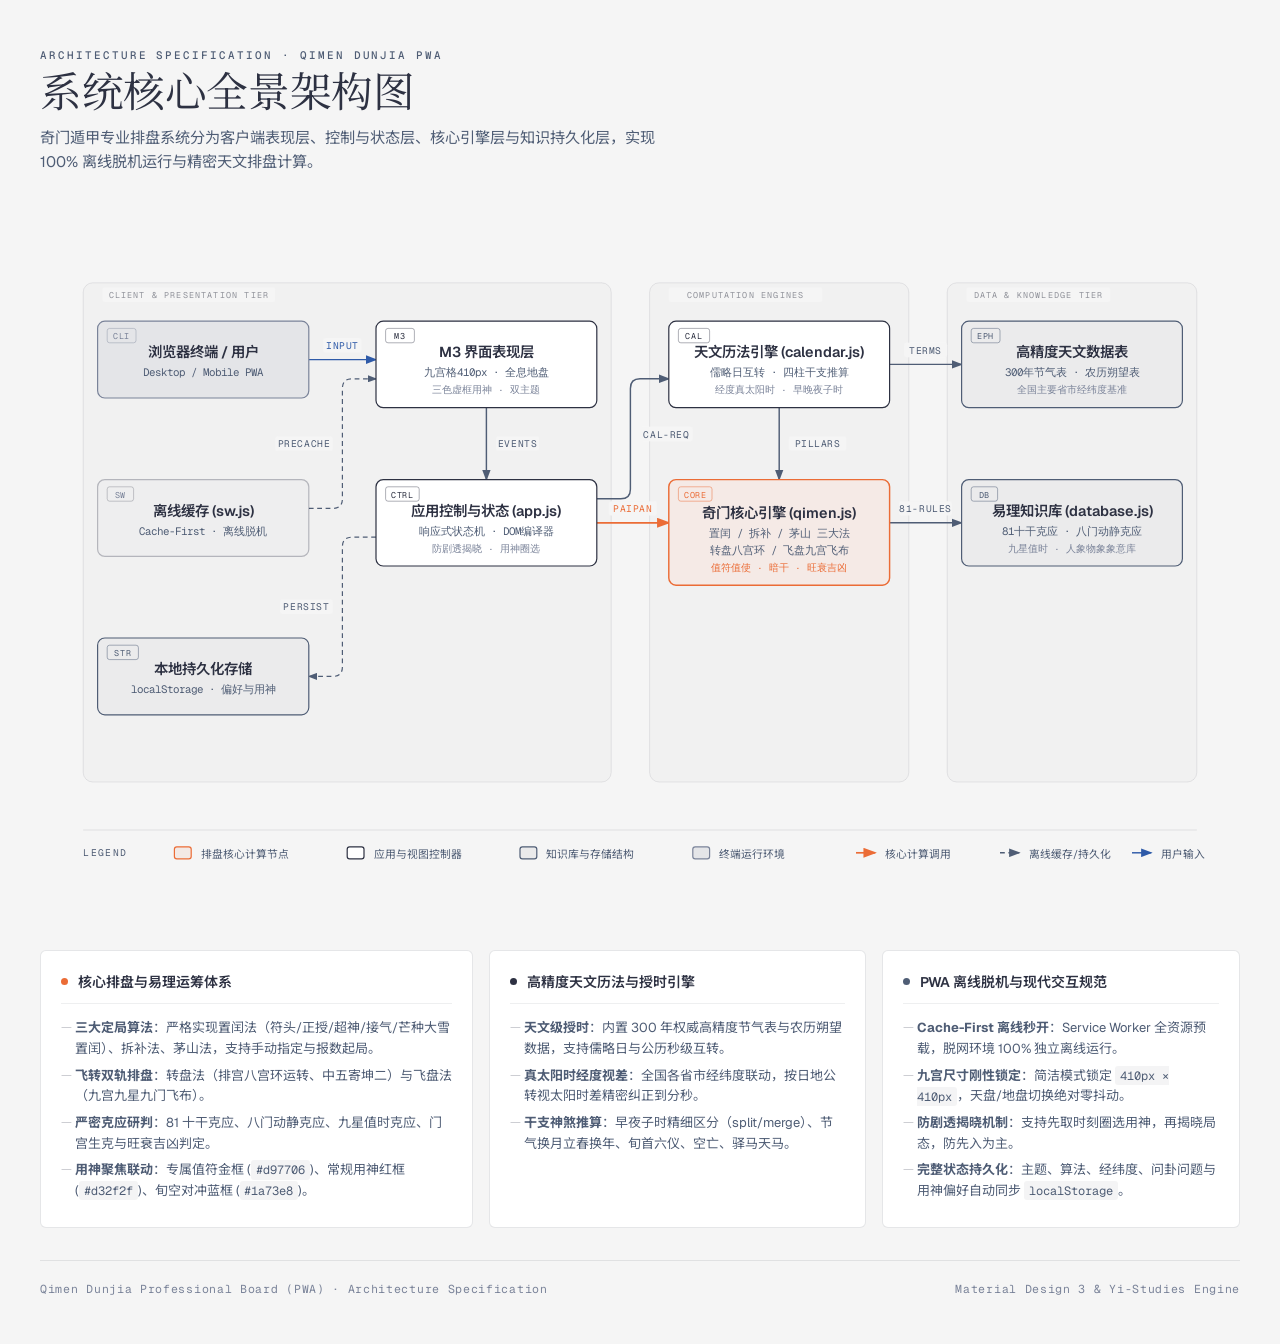
<file: architecture.html>
<!DOCTYPE html>
<html lang="zh-CN">
<head>
  <meta charset="UTF-8">
  <meta name="viewport" content="width=device-width, initial-scale=1.0">
  <title>奇门遁甲专业排盘 PWA · 系统架构图</title>
  <link href="https://fonts.googleapis.com/css2?family=Instrument+Serif:ital@0;1&family=Geist:wght@400;500;600&family=Geist+Mono:wght@400;500;600&family=Noto+Sans+SC:wght@400;500;600&family=Noto+Serif+SC:wght@400&display=swap" rel="stylesheet">
  <style>
    *, *::before, *::after { box-sizing: border-box; margin: 0; padding: 0; }

    :root {
      --color-paper:       #f5f5f5;
      --color-paper-2:     #ececec;
      --color-ink:         #2d3142;
      --color-muted:       #4f5d75;
      --color-soft:        #7a8399;
      --color-rule:        rgba(45,49,66,0.12);
      --color-rule-solid:  rgba(79,93,117,0.25);
      --color-accent:      #eb6c36;
      --color-accent-tint: rgba(235,108,54,0.08);
      --color-link:        #2e5aa8;
      --font-sans:   'Geist', 'Noto Sans SC', system-ui, -apple-system, sans-serif;
      --font-serif:  'Instrument Serif', 'Noto Serif SC', 'Songti SC', serif;
      --font-mono:   'Geist Mono', ui-monospace, Menlo, Consolas, monospace;
    }

    body {
      font-family: var(--font-sans);
      background: var(--color-paper);
      min-height: 100vh;
      padding: 3rem 2rem;
      color: var(--color-ink);
    }

    .container { max-width: 1200px; margin: 0 auto; }

    /* ── Header ─────────────────────────────────────────────────── */
    .header { margin-bottom: 2rem; }

    .header-eyebrow {
      font-family: var(--font-mono);
      font-size: 0.68rem;
      font-weight: 500;
      letter-spacing: 0.18em;
      text-transform: uppercase;
      color: var(--color-muted);
      margin-bottom: 0.5rem;
    }

    h1 {
      font-family: var(--font-serif);
      font-size: clamp(1.8rem, 3.2vw + 1rem, 2.6rem);
      font-weight: 400;
      letter-spacing: -0.01em;
      line-height: 1.15;
      color: var(--color-ink);
      margin-bottom: 0.5rem;
    }

    .subtitle {
      font-family: var(--font-sans);
      font-size: 0.95rem;
      line-height: 1.6;
      color: var(--color-muted);
      max-width: 64ch;
    }

    /* ── Diagram container ────────────────────────────────────────── */
    .diagram-container {
      background: transparent;
      border: none;
      padding: 0;
      overflow-x: auto;
    }

    svg { width: 100%; min-width: 960px; display: block; }

    /* ── Info cards ───────────────────────────────────────────────── */
    .cards {
      display: grid;
      grid-template-columns: 1.15fr 1fr 0.95fr;
      gap: 1rem;
      margin-top: 1.5rem;
    }

    @media (max-width: 860px) {
      .cards { grid-template-columns: 1fr; }
    }

    .card {
      background: #ffffff;
      border-radius: 6px;
      border: 1px solid var(--color-rule);
      padding: 1.25rem;
    }

    .card-header {
      display: flex;
      align-items: center;
      gap: 0.6rem;
      margin-bottom: 0.875rem;
      padding-bottom: 0.75rem;
      border-bottom: 1px solid rgba(45,49,66,0.08);
    }

    .card-dot {
      width: 7px; height: 7px;
      border-radius: 50%;
      flex-shrink: 0;
    }
    .card-dot.coral  { background: var(--color-accent); }
    .card-dot.ink    { background: var(--color-ink); }
    .card-dot.muted  { background: var(--color-muted); }

    .card h3 {
      font-family: var(--font-sans);
      font-size: 0.875rem;
      font-weight: 600;
      color: var(--color-ink);
    }

    .card ul {
      list-style: none;
      color: var(--color-muted);
      font-size: 0.8125rem;
      line-height: 1.6;
    }

    .card li {
      margin-bottom: 0.35rem;
      padding-left: 0.875rem;
      position: relative;
    }

    .card li::before {
      content: '—';
      position: absolute;
      left: 0;
      color: rgba(45,49,66,0.25);
      font-size: 0.75rem;
    }

    .card code {
      font-family: var(--font-mono);
      font-size: 0.75rem;
      background: rgba(45,49,66,0.05);
      padding: 0.1rem 0.3rem;
      border-radius: 3px;
    }

    /* ── Footer ─────────────────────────────────────────────────── */
    .footer {
      margin-top: 2rem;
      padding-top: 1.25rem;
      border-top: 1px solid rgba(45,49,66,0.10);
      font-family: var(--font-mono);
      font-size: 0.72rem;
      letter-spacing: 0.06em;
      color: var(--color-soft);
      display: flex;
      justify-content: space-between;
      align-items: center;
      flex-wrap: wrap;
      gap: 0.5rem;
    }
  </style>
</head>
<body>
  <div class="container">

    <!-- Header -->
    <div class="header">
      <p class="header-eyebrow">Architecture Specification · Qimen Dunjia PWA</p>
      <h1>系统核心全景架构图</h1>
      <p class="subtitle">奇门遁甲专业排盘系统分为客户端表现层、控制与状态层、核心引擎层与知识持久化层，实现 100% 离线脱机运行与精密天文排盘计算。</p>
    </div>

    <!-- Main Diagram -->
    <div class="diagram-container">
      <svg viewBox="0 0 1000 600" xmlns="http://www.w3.org/2000/svg" role="img" aria-labelledby="qimen-arch-title qimen-arch-desc">
        <title id="qimen-arch-title">奇门遁甲专业排盘 PWA 核心系统架构图</title>
        <desc id="qimen-arch-desc">展示客户端与PWA缓存、M3表现层、状态控制器、奇门排盘核心引擎、历法天文推算与易学知识库的系统架构分层拓扑与数据流。</desc>

        <defs>
          <!-- Arrow: muted (default — internal / sync) -->
          <marker id="arrow" markerWidth="8" markerHeight="6" refX="7" refY="3" orient="auto">
            <polygon points="0 0, 8 3, 0 6" fill="#4f5d75"/>
          </marker>

          <!-- Arrow: coral (accent — primary core engine flow) -->
          <marker id="arrow-accent" markerWidth="8" markerHeight="6" refX="7" refY="3" orient="auto">
            <polygon points="0 0, 8 3, 0 6" fill="#eb6c36"/>
          </marker>

          <!-- Arrow: link-blue (HTTP / user ingress) -->
          <marker id="arrow-link" markerWidth="8" markerHeight="6" refX="7" refY="3" orient="auto">
            <polygon points="0 0, 8 3, 0 6" fill="#2e5aa8"/>
          </marker>
        </defs>

        <!-- Canvas Background -->
        <rect width="100%" height="100%" fill="#f5f5f5"/>

        <!-- =================================================================
             1. ZONE CONTAINERS (Max 3 zones, painted before arrows and nodes)
             ================================================================= -->

        <!-- Zone 1: Client & Presentation Tier -->
        <rect x="36" y="64" width="440" height="416" rx="8"
              fill="rgba(45,49,66,0.02)" stroke="rgba(45,49,66,0.10)" stroke-width="0.8"/>
        <rect x="52" y="68" width="144" height="12" rx="2" fill="#f5f5f5"/>
        <text x="124" y="77" fill="rgba(45,49,66,0.50)" font-size="7" font-family="'Geist Mono', monospace"
              text-anchor="middle" letter-spacing="0.14em">CLIENT &amp; PRESENTATION TIER</text>

        <!-- Zone 2: Computation Engines Tier -->
        <rect x="508" y="64" width="216" height="416" rx="8"
              fill="rgba(45,49,66,0.02)" stroke="rgba(45,49,66,0.10)" stroke-width="0.8"/>
        <rect x="524" y="68" width="128" height="12" rx="2" fill="#f5f5f5"/>
        <text x="588" y="77" fill="rgba(45,49,66,0.50)" font-size="7" font-family="'Geist Mono', monospace"
              text-anchor="middle" letter-spacing="0.14em">COMPUTATION ENGINES</text>

        <!-- Zone 3: Data & Ephemeris Tier -->
        <rect x="756" y="64" width="208" height="416" rx="8"
              fill="rgba(45,49,66,0.02)" stroke="rgba(45,49,66,0.10)" stroke-width="0.8"/>
        <rect x="772" y="68" width="120" height="12" rx="2" fill="#f5f5f5"/>
        <text x="832" y="77" fill="rgba(45,49,66,0.50)" font-size="7" font-family="'Geist Mono', monospace"
              text-anchor="middle" letter-spacing="0.14em">DATA &amp; KNOWLEDGE TIER</text>


        <!-- =================================================================
             2. CONNECTORS (Painted before boxes to respect z-order)
             All 6 mandatory rules strictly applied. All coords % 4 == 0.
             ================================================================= -->

        <!-- C1: User -> M3 View (HTTP/User Ingress, link-blue, horizontal) -->
        <line x1="224" y1="128" x2="280" y2="128" stroke="#2e5aa8" stroke-width="1.2" marker-end="url(#arrow-link)"/>
        <rect x="236" y="110" width="32" height="12" rx="2" fill="#f5f5f5"/>
        <text x="252" y="119" fill="#2e5aa8" font-size="8" font-family="'Geist Mono', monospace" text-anchor="middle" letter-spacing="0.06em">INPUT</text>

        <!-- C2: PWA SW -> M3 View (Precache assets, dashed elbow) -->
        <path d="M 224,252 H 244 Q 252,252 252,244 V 152 Q 252,144 260,144 H 280"
              fill="none" stroke="#4f5d75" stroke-width="1" stroke-dasharray="4,3" marker-end="url(#arrow)"/>
        <!-- Label placed with 8px horizontal gap to the left of the x=252 vertical segment -->
        <rect x="196" y="192" width="48" height="12" rx="2" fill="#f5f5f5"/>
        <text x="220" y="201" fill="#4f5d75" font-size="8" font-family="'Geist Mono', monospace" text-anchor="middle" letter-spacing="0.06em">PRECACHE</text>

        <!-- C3: M3 View -> State Store (User interaction events, vertical down) -->
        <line x1="372" y1="168" x2="372" y2="228" stroke="#4f5d75" stroke-width="1.2" marker-end="url(#arrow)"/>
        <!-- Label placed with 8px horizontal gap to the right of x=372 line -->
        <rect x="380" y="192" width="36" height="12" rx="2" fill="#f5f5f5"/>
        <text x="398" y="201" fill="#4f5d75" font-size="8" font-family="'Geist Mono', monospace" text-anchor="middle" letter-spacing="0.06em">EVENTS</text>

        <!-- C4: State Store -> Local Storage (Config & history sync, dashed elbow) -->
        <path d="M 280,276 H 260 Q 252,276 252,284 V 384 Q 252,392 244,392 H 224"
              fill="none" stroke="#4f5d75" stroke-width="1" stroke-dasharray="4,3" marker-end="url(#arrow)"/>
        <!-- Label placed with 8px horizontal gap to the left of x=252 line -->
        <rect x="200" y="328" width="44" height="12" rx="2" fill="#f5f5f5"/>
        <text x="222" y="337" fill="#4f5d75" font-size="8" font-family="'Geist Mono', monospace" text-anchor="middle" letter-spacing="0.06em">PERSIST</text>

        <!-- C5: State Store -> Qimen Engine (Core paipan call, Coral focal flow) -->
        <line x1="464" y1="264" x2="524" y2="264" stroke="#eb6c36" stroke-width="1.4" marker-end="url(#arrow-accent)"/>
        <rect x="474" y="246" width="40" height="12" rx="2" fill="#f5f5f5"/>
        <text x="494" y="255" fill="#eb6c36" font-size="8" font-family="'Geist Mono', monospace" text-anchor="middle" letter-spacing="0.06em">PAIPAN</text>

        <!-- C6: State Store -> Calendar Engine (DateTime & geocoords, elbow up) -->
        <path d="M 464,244 H 484 Q 492,244 492,236 V 152 Q 492,144 500,144 H 524"
              fill="none" stroke="#4f5d75" stroke-width="1.2" marker-end="url(#arrow)"/>
        <!-- Label placed with 8px horizontal gap to the right of x=492 line -->
        <rect x="500" y="184" width="44" height="12" rx="2" fill="#f5f5f5"/>
        <text x="522" y="193" fill="#4f5d75" font-size="8" font-family="'Geist Mono', monospace" text-anchor="middle" letter-spacing="0.06em">CAL-REQ</text>

        <!-- C7: Calendar Engine -> Qimen Engine (Four pillars & solar terms, vertical down) -->
        <line x1="616" y1="168" x2="616" y2="228" stroke="#4f5d75" stroke-width="1.2" marker-end="url(#arrow)"/>
        <!-- Label placed with 8px horizontal gap to the right of x=616 line -->
        <rect x="624" y="192" width="48" height="12" rx="2" fill="#f5f5f5"/>
        <text x="648" y="201" fill="#4f5d75" font-size="8" font-family="'Geist Mono', monospace" text-anchor="middle" letter-spacing="0.06em">PILLARS</text>

        <!-- C8: Calendar Engine -> 300-Yr Ephemeris Data (Solar term queries, horizontal) -->
        <line x1="708" y1="132" x2="768" y2="132" stroke="#4f5d75" stroke-width="1.2" marker-end="url(#arrow)"/>
        <rect x="720" y="114" width="36" height="12" rx="2" fill="#f5f5f5"/>
        <text x="738" y="123" fill="#4f5d75" font-size="8" font-family="'Geist Mono', monospace" text-anchor="middle" letter-spacing="0.06em">TERMS</text>

        <!-- C9: Qimen Engine -> Knowledge Base (81 Keying & Imageries match, horizontal) -->
        <line x1="708" y1="264" x2="768" y2="264" stroke="#4f5d75" stroke-width="1.2" marker-end="url(#arrow)"/>
        <rect x="716" y="246" width="44" height="12" rx="2" fill="#f5f5f5"/>
        <text x="738" y="255" fill="#4f5d75" font-size="8" font-family="'Geist Mono', monospace" text-anchor="middle" letter-spacing="0.06em">81-RULES</text>


        <!-- =================================================================
             3. NODES (Exactly 9 nodes, mask rect first, then styled rect)
             ================================================================= -->

        <!-- N1: User / Browser Agent -->
        <rect x="48" y="96" width="176" height="64" rx="6" fill="#f5f5f5"/>
        <rect x="48" y="96" width="176" height="64" rx="6" fill="rgba(79,93,117,0.10)" stroke="#7a8399" stroke-width="1"/>
        <rect x="56" y="102" width="24" height="12" rx="2" fill="transparent" stroke="rgba(122,131,153,0.4)" stroke-width="0.8"/>
        <text x="68" y="111" fill="#7a8399" font-size="7" font-family="'Geist Mono', monospace" text-anchor="middle" letter-spacing="0.08em">CLI</text>
        <text x="136" y="126" fill="#2d3142" font-size="12" font-weight="600" font-family="'Geist', 'Noto Sans SC', sans-serif" text-anchor="middle">浏览器终端 / 用户</text>
        <text x="136" y="142" fill="#4f5d75" font-size="9" font-family="'Geist Mono', monospace" text-anchor="middle">Desktop / Mobile PWA</text>

        <!-- N2: Service Worker Cache -->
        <rect x="48" y="228" width="176" height="64" rx="6" fill="#f5f5f5"/>
        <rect x="48" y="228" width="176" height="64" rx="6" fill="rgba(45,49,66,0.03)" stroke="rgba(45,49,66,0.30)" stroke-width="1"/>
        <rect x="56" y="234" width="22" height="12" rx="2" fill="transparent" stroke="rgba(45,49,66,0.25)" stroke-width="0.8"/>
        <text x="67" y="243" fill="#7a8399" font-size="7" font-family="'Geist Mono', monospace" text-anchor="middle" letter-spacing="0.08em">SW</text>
        <text x="136" y="258" fill="#2d3142" font-size="12" font-weight="600" font-family="'Geist', 'Noto Sans SC', sans-serif" text-anchor="middle">离线缓存 (sw.js)</text>
        <text x="136" y="274" fill="#4f5d75" font-size="9" font-family="'Geist Mono', monospace" text-anchor="middle">Cache-First · 离线脱机</text>

        <!-- N3: Local Storage -->
        <rect x="48" y="360" width="176" height="64" rx="6" fill="#f5f5f5"/>
        <rect x="48" y="360" width="176" height="64" rx="6" fill="rgba(45,49,66,0.05)" stroke="#4f5d75" stroke-width="1"/>
        <rect x="56" y="366" width="26" height="12" rx="2" fill="transparent" stroke="rgba(79,93,117,0.50)" stroke-width="0.8"/>
        <text x="69" y="375" fill="#4f5d75" font-size="7" font-family="'Geist Mono', monospace" text-anchor="middle" letter-spacing="0.08em">STR</text>
        <text x="136" y="390" fill="#2d3142" font-size="12" font-weight="600" font-family="'Geist', 'Noto Sans SC', sans-serif" text-anchor="middle">本地持久化存储</text>
        <text x="136" y="406" fill="#4f5d75" font-size="9" font-family="'Geist Mono', monospace" text-anchor="middle">localStorage · 偏好与用神</text>

        <!-- N4: M3 Presentation View -->
        <rect x="280" y="96" width="184" height="72" rx="6" fill="#f5f5f5"/>
        <rect x="280" y="96" width="184" height="72" rx="6" fill="#ffffff" stroke="#2d3142" stroke-width="1"/>
        <rect x="288" y="102" width="24" height="12" rx="2" fill="transparent" stroke="rgba(45,49,66,0.40)" stroke-width="0.8"/>
        <text x="300" y="111" fill="#2d3142" font-size="7" font-family="'Geist Mono', monospace" text-anchor="middle" letter-spacing="0.08em">M3</text>
        <text x="372" y="126" fill="#2d3142" font-size="12" font-weight="600" font-family="'Geist', 'Noto Sans SC', sans-serif" text-anchor="middle">M3 界面表现层</text>
        <text x="372" y="142" fill="#4f5d75" font-size="9" font-family="'Geist Mono', monospace" text-anchor="middle">九宫格410px · 全息地盘</text>
        <text x="372" y="156" fill="#7a8399" font-size="8" font-family="'Geist Mono', monospace" text-anchor="middle">三色虚框用神 · 双主题</text>

        <!-- N5: State Store & Controller -->
        <rect x="280" y="228" width="184" height="72" rx="6" fill="#f5f5f5"/>
        <rect x="280" y="228" width="184" height="72" rx="6" fill="#ffffff" stroke="#2d3142" stroke-width="1"/>
        <rect x="288" y="234" width="28" height="12" rx="2" fill="transparent" stroke="rgba(45,49,66,0.40)" stroke-width="0.8"/>
        <text x="302" y="243" fill="#2d3142" font-size="7" font-family="'Geist Mono', monospace" text-anchor="middle" letter-spacing="0.08em">CTRL</text>
        <text x="372" y="258" fill="#2d3142" font-size="12" font-weight="600" font-family="'Geist', 'Noto Sans SC', sans-serif" text-anchor="middle">应用控制与状态 (app.js)</text>
        <text x="372" y="274" fill="#4f5d75" font-size="9" font-family="'Geist Mono', monospace" text-anchor="middle">响应式状态机 · DOM编译器</text>
        <text x="372" y="288" fill="#7a8399" font-size="8" font-family="'Geist Mono', monospace" text-anchor="middle">防剧透揭晓 · 用神圈选</text>

        <!-- N6: Calendar & Astronomy -->
        <rect x="524" y="96" width="184" height="72" rx="6" fill="#f5f5f5"/>
        <rect x="524" y="96" width="184" height="72" rx="6" fill="#ffffff" stroke="#2d3142" stroke-width="1"/>
        <rect x="532" y="102" width="26" height="12" rx="2" fill="transparent" stroke="rgba(45,49,66,0.40)" stroke-width="0.8"/>
        <text x="545" y="111" fill="#2d3142" font-size="7" font-family="'Geist Mono', monospace" text-anchor="middle" letter-spacing="0.08em">CAL</text>
        <text x="616" y="126" fill="#2d3142" font-size="12" font-weight="600" font-family="'Geist', 'Noto Sans SC', sans-serif" text-anchor="middle">天文历法引擎 (calendar.js)</text>
        <text x="616" y="142" fill="#4f5d75" font-size="9" font-family="'Geist Mono', monospace" text-anchor="middle">儒略日互转 · 四柱干支推算</text>
        <text x="616" y="156" fill="#7a8399" font-size="8" font-family="'Geist Mono', monospace" text-anchor="middle">经度真太阳时 · 早晚夜子时</text>

        <!-- N7: Qimen Core Engine (FOCAL CORAL NODE) -->
        <rect x="524" y="228" width="184" height="88" rx="6" fill="#f5f5f5"/>
        <rect x="524" y="228" width="184" height="88" rx="6" fill="rgba(235,108,54,0.08)" stroke="#eb6c36" stroke-width="1.2"/>
        <rect x="532" y="234" width="28" height="12" rx="2" fill="transparent" stroke="rgba(235,108,54,0.50)" stroke-width="0.8"/>
        <text x="546" y="243" fill="#eb6c36" font-size="7" font-family="'Geist Mono', monospace" text-anchor="middle" letter-spacing="0.08em">CORE</text>
        <text x="616" y="260" fill="#2d3142" font-size="12" font-weight="600" font-family="'Geist', 'Noto Sans SC', sans-serif" text-anchor="middle">奇门核心引擎 (qimen.js)</text>
        <text x="616" y="276" fill="#4f5d75" font-size="9" font-family="'Geist Mono', monospace" text-anchor="middle">置闰 / 拆补 / 茅山 三大法</text>
        <text x="616" y="290" fill="#4f5d75" font-size="9" font-family="'Geist Mono', monospace" text-anchor="middle">转盘八宫环 / 飞盘九宫飞布</text>
        <text x="616" y="304" fill="#eb6c36" font-size="8" font-family="'Geist Mono', monospace" text-anchor="middle">值符值使 · 暗干 · 旺衰吉凶</text>

        <!-- N8: 300-Yr Astronomical Data -->
        <rect x="768" y="96" width="184" height="72" rx="6" fill="#f5f5f5"/>
        <rect x="768" y="96" width="184" height="72" rx="6" fill="rgba(45,49,66,0.05)" stroke="#4f5d75" stroke-width="1"/>
        <rect x="776" y="102" width="24" height="12" rx="2" fill="transparent" stroke="rgba(79,93,117,0.50)" stroke-width="0.8"/>
        <text x="788" y="111" fill="#4f5d75" font-size="7" font-family="'Geist Mono', monospace" text-anchor="middle" letter-spacing="0.08em">EPH</text>
        <text x="860" y="126" fill="#2d3142" font-size="12" font-weight="600" font-family="'Geist', 'Noto Sans SC', sans-serif" text-anchor="middle">高精度天文数据表</text>
        <text x="860" y="142" fill="#4f5d75" font-size="9" font-family="'Geist Mono', monospace" text-anchor="middle">300年节气表 · 农历朔望表</text>
        <text x="860" y="156" fill="#7a8399" font-size="8" font-family="'Geist Mono', monospace" text-anchor="middle">全国主要省市经纬度基准</text>

        <!-- N9: Knowledge Base & 81 Keying -->
        <rect x="768" y="228" width="184" height="72" rx="6" fill="#f5f5f5"/>
        <rect x="768" y="228" width="184" height="72" rx="6" fill="rgba(45,49,66,0.05)" stroke="#4f5d75" stroke-width="1"/>
        <rect x="776" y="234" width="22" height="12" rx="2" fill="transparent" stroke="rgba(79,93,117,0.50)" stroke-width="0.8"/>
        <text x="787" y="243" fill="#4f5d75" font-size="7" font-family="'Geist Mono', monospace" text-anchor="middle" letter-spacing="0.08em">DB</text>
        <text x="860" y="258" fill="#2d3142" font-size="12" font-weight="600" font-family="'Geist', 'Noto Sans SC', sans-serif" text-anchor="middle">易理知识库 (database.js)</text>
        <text x="860" y="274" fill="#4f5d75" font-size="9" font-family="'Geist Mono', monospace" text-anchor="middle">81十干克应 · 八门动静克应</text>
        <text x="860" y="288" fill="#7a8399" font-size="8" font-family="'Geist Mono', monospace" text-anchor="middle">九星值时 · 人象物象象意库</text>


        <!-- =================================================================
             4. LEGEND (Horizontal bottom strip, cleanly separated)
             ================================================================= -->
        <line x1="36" y1="520" x2="964" y2="520" stroke="rgba(45,49,66,0.12)" stroke-width="0.8"/>
        <text x="36" y="542" fill="#4f5d75" font-size="8" font-family="'Geist Mono', monospace" letter-spacing="0.14em">LEGEND</text>

        <!-- Item 1: Core Engine -->
        <rect x="112" y="534" width="14" height="10" rx="2" fill="rgba(235,108,54,0.08)" stroke="#eb6c36" stroke-width="1"/>
        <text x="134" y="543" fill="#4f5d75" font-size="9" font-family="'Geist', 'Noto Sans SC', sans-serif">排盘核心计算节点</text>

        <!-- Item 2: Application Component -->
        <rect x="256" y="534" width="14" height="10" rx="2" fill="#ffffff" stroke="#2d3142" stroke-width="1"/>
        <text x="278" y="543" fill="#4f5d75" font-size="9" font-family="'Geist', 'Noto Sans SC', sans-serif">应用与视图控制器</text>

        <!-- Item 3: Storage & Knowledge -->
        <rect x="400" y="534" width="14" height="10" rx="2" fill="rgba(45,49,66,0.05)" stroke="#4f5d75" stroke-width="1"/>
        <text x="422" y="543" fill="#4f5d75" font-size="9" font-family="'Geist', 'Noto Sans SC', sans-serif">知识库与存储结构</text>

        <!-- Item 4: External / Client -->
        <rect x="544" y="534" width="14" height="10" rx="2" fill="rgba(79,93,117,0.10)" stroke="#7a8399" stroke-width="1"/>
        <text x="566" y="543" fill="#4f5d75" font-size="9" font-family="'Geist', 'Noto Sans SC', sans-serif">终端运行环境</text>

        <!-- Arrow Types -->
        <line x1="680" y1="539" x2="696" y2="539" stroke="#eb6c36" stroke-width="1.4" marker-end="url(#arrow-accent)"/>
        <text x="704" y="543" fill="#4f5d75" font-size="9" font-family="'Geist', 'Noto Sans SC', sans-serif">核心计算调用</text>

        <line x1="800" y1="539" x2="816" y2="539" stroke="#4f5d75" stroke-width="1.2" stroke-dasharray="4,3" marker-end="url(#arrow)"/>
        <text x="824" y="543" fill="#4f5d75" font-size="9" font-family="'Geist', 'Noto Sans SC', sans-serif">离线缓存/持久化</text>

        <line x1="910" y1="539" x2="926" y2="539" stroke="#2e5aa8" stroke-width="1.2" marker-end="url(#arrow-link)"/>
        <text x="934" y="543" fill="#4f5d75" font-size="9" font-family="'Geist', 'Noto Sans SC', sans-serif">用户输入</text>

      </svg>
    </div>

    <!-- Info Cards -->
    <div class="cards">
      <div class="card">
        <div class="card-header">
          <span class="card-dot coral"></span>
          <h3>核心排盘与易理运筹体系</h3>
        </div>
        <ul>
          <li><strong>三大定局算法</strong>：严格实现置闰法（符头/正授/超神/接气/芒种大雪置闰）、拆补法、茅山法，支持手动指定与报数起局。</li>
          <li><strong>飞转双轨排盘</strong>：转盘法（排宫八宫环运转、中五寄坤二）与飞盘法（九宫九星九门飞布）。</li>
          <li><strong>严密克应研判</strong>：81 十干克应、八门动静克应、九星值时克应、门宫生克与旺衰吉凶判定。</li>
          <li><strong>用神聚焦联动</strong>：专属值符金框 (<code>#d97706</code>)、常规用神红框 (<code>#d32f2f</code>)、旬空对冲蓝框 (<code>#1a73e8</code>)。</li>
        </ul>
      </div>

      <div class="card">
        <div class="card-header">
          <span class="card-dot ink"></span>
          <h3>高精度天文历法与授时引擎</h3>
        </div>
        <ul>
          <li><strong>天文级授时</strong>：内置 300 年权威高精度节气表与农历朔望数据，支持儒略日与公历秒级互转。</li>
          <li><strong>真太阳时经度视差</strong>：全国各省市经纬度联动，按日地公转视太阳时差精密纠正到分秒。</li>
          <li><strong>干支神煞推算</strong>：早夜子时精细区分（split/merge）、节气换月立春换年、旬首六仪、空亡、驿马天马。</li>
        </ul>
      </div>

      <div class="card">
        <div class="card-header">
          <span class="card-dot muted"></span>
          <h3>PWA 离线脱机与现代交互规范</h3>
        </div>
        <ul>
          <li><strong>Cache-First 离线秒开</strong>：Service Worker 全资源预载，脱网环境 100% 独立离线运行。</li>
          <li><strong>九宫尺寸刚性锁定</strong>：简洁模式锁定 <code>410px × 410px</code>，天盘/地盘切换绝对零抖动。</li>
          <li><strong>防剧透揭晓机制</strong>：支持先取时刻圈选用神，再揭晓局态，防先入为主。</li>
          <li><strong>完整状态持久化</strong>：主题、算法、经纬度、问卦问题与用神偏好自动同步 <code>localStorage</code>。</li>
        </ul>
      </div>
    </div>

    <!-- Footer -->
    <div class="footer">
      <span>Qimen Dunjia Professional Board (PWA) · Architecture Specification</span>
      <span>Material Design 3 &amp; Yi-Studies Engine</span>
    </div>

  </div>
</body>
</html>
</file>
<file: css/style.css>
/* ==========================================================================
   Material Design 3 (M3) Design System for 奇门遁甲专业排盘 PWA
   包含: M3 Design Tokens, 动态浅色/深色主题, Tonal Elevation, 响应式布局
   ========================================================================== */

:root {
  /* ---------------- M3 Light Palette (Celestial Indigo & Jade) ---------------- */
  --md-sys-color-primary: #1e53b7;
  --md-sys-color-on-primary: #ffffff;
  --md-sys-color-primary-container: #dbe2ff;
  --md-sys-color-on-primary-container: #00174b;
  
  --md-sys-color-secondary: #585e71;
  --md-sys-color-on-secondary: #ffffff;
  --md-sys-color-secondary-container: #dce2f9;
  --md-sys-color-on-secondary-container: #151b2c;
  --md-sys-color-btn-tonal-bg: #b0c8f6;
  --md-sys-color-btn-tonal-color: #09204a;

  --md-sys-color-tertiary: #6b4074;
  --md-sys-color-on-tertiary: #ffffff;
  --md-sys-color-tertiary-container: #f9d8ff;
  --md-sys-color-on-tertiary-container: #260032;

  --md-sys-color-error: #ba1a1a;
  --md-sys-color-on-error: #ffffff;
  --md-sys-color-error-container: #ffdad6;
  --md-sys-color-on-error-container: #410002;

  --md-sys-color-background: #fbf8fd;
  --md-sys-color-on-background: #1a1b20;

  --md-sys-color-surface: #fbf8fd;
  --md-sys-color-on-surface: #1a1b20;
  --md-sys-color-surface-variant: #e2e2ec;
  --md-sys-color-on-surface-variant: #45464f;
  
  --md-sys-color-outline: #757680;
  --md-sys-color-outline-variant: #c5c6d0;

  --md-sys-color-surface-container-lowest: #ffffff;
  --md-sys-color-surface-container-low: #f5f2fa;
  --md-sys-color-surface-container: #efecf4;
  --md-sys-color-surface-container-high: #eae6ee;
  --md-sys-color-surface-container-highest: #e4e1e8;

  --md-sys-color-inverse-surface: #2f3036;
  --md-sys-color-inverse-on-surface: #f2eff7;
  --md-sys-color-inverse-primary: #b4c5ff;

  /* 奇门专用色相 */
  --qimen-stem-purple: #7b1fa2;
  --qimen-stem-purple-container: #f3e5f5;
  --qimen-stem-purple-on: #4a148c;

  --qimen-badge-red: #c62828;
  --qimen-badge-red-container: #ffebee;

  /* ---------------- M3 Shape Tokens ---------------- */
  --md-shape-corner-none: 0px;
  --md-shape-corner-extra-small: 4px;
  --md-shape-corner-small: 8px;
  --md-shape-corner-medium: 12px;
  --md-shape-corner-large: 16px;
  --md-shape-corner-extra-large: 28px;
  --md-shape-corner-full: 9999px;

  /* ---------------- M3 Elevation & Shadows ---------------- */
  --md-elevation-1: 0px 1px 3px 1px rgba(0, 0, 0, 0.08), 0px 1px 2px 0px rgba(0, 0, 0, 0.12);
  --md-elevation-2: 0px 2px 6px 2px rgba(0, 0, 0, 0.08), 0px 1px 2px 0px rgba(0, 0, 0, 0.12);
  --md-elevation-3: 0px 4px 8px 3px rgba(0, 0, 0, 0.08), 0px 1px 3px 0px rgba(0, 0, 0, 0.12);
  --md-elevation-4: 0px 6px 10px 4px rgba(0, 0, 0, 0.08), 0px 2px 3px 0px rgba(0, 0, 0, 0.12);

  /* ---------------- M3 Typography ---------------- */
  --font-sans: -apple-system, BlinkMacSystemFont, "Segoe UI", Roboto, "PingFang SC", "Hiragino Sans GB", "Microsoft YaHei", sans-serif;
  --font-serif: "SimSun", "Songti SC", "STSong", "Noto Serif SC", serif, monospace;
}

/* ---------------- M3 Dark Palette ---------------- */
[data-theme="dark"] {
  --md-sys-color-primary: #b4c5ff;
  --md-sys-color-on-primary: #002a77;
  --md-sys-color-primary-container: #003ea8;
  --md-sys-color-on-primary-container: #dbe2ff;

  --md-sys-color-secondary: #c0c6dd;
  --md-sys-color-on-secondary: #2a3042;
  --md-sys-color-secondary-container: #404659;
  --md-sys-color-on-secondary-container: #dce2f9;
  --md-sys-color-btn-tonal-bg: #384660;
  --md-sys-color-btn-tonal-color: #dce5ff;

  --md-sys-color-tertiary: #dfb8e7;
  --md-sys-color-on-tertiary: #411749;
  --md-sys-color-tertiary-container: #572d5e;
  --md-sys-color-on-tertiary-container: #f9d8ff;

  --md-sys-color-error: #ffb4ab;
  --md-sys-color-on-error: #690005;
  --md-sys-color-error-container: #93000a;
  --md-sys-color-on-error-container: #ffdad6;

  --md-sys-color-background: #121318;
  --md-sys-color-on-background: #e4e1e8;

  --md-sys-color-surface: #121318;
  --md-sys-color-on-surface: #e4e1e8;
  --md-sys-color-surface-variant: #45464f;
  --md-sys-color-on-surface-variant: #c5c6d0;

  --md-sys-color-outline: #8f909a;
  --md-sys-color-outline-variant: #45464f;

  --md-sys-color-surface-container-lowest: #0d0e13;
  --md-sys-color-surface-container-low: #1a1b20;
  --md-sys-color-surface-container: #1e1f25;
  --md-sys-color-surface-container-high: #292a2f;
  --md-sys-color-surface-container-highest: #34343a;

  --md-sys-color-inverse-surface: #e4e1e8;
  --md-sys-color-inverse-on-surface: #2f3036;
  --md-sys-color-inverse-primary: #1e53b7;

  --qimen-stem-purple: #ce93d8;
  --qimen-stem-purple-container: #4a148c;
  --qimen-stem-purple-on: #f3e5f5;

  --qimen-badge-red: #ef5350;
  --qimen-badge-red-container: #5c0000;
}

/* ---------------- 基础重置 ---------------- */
* {
  box-sizing: border-box;
  margin: 0;
  padding: 0;
  -webkit-tap-highlight-color: transparent;
}

body {
  font-family: var(--font-sans);
  background-color: var(--md-sys-color-background);
  color: var(--md-sys-color-on-background);
  min-height: 100vh;
  display: flex;
  flex-direction: column;
  transition: background-color 0.25s, color 0.25s;
}

/* ---------------- M3 Top App Bar (顶栏) ---------------- */
.m3-top-app-bar {
  background-color: var(--md-sys-color-surface);
  color: var(--md-sys-color-on-surface);
  height: 64px;
  padding: 0 16px;
  display: flex;
  align-items: center;
  justify-content: space-between;
  border-bottom: 1px solid var(--md-sys-color-outline-variant);
  position: sticky;
  top: 0;
  z-index: 100;
}

.top-bar-leading {
  display: flex;
  align-items: center;
  gap: 12px;
}

.app-logo {
  width: 36px;
  height: 36px;
  border-radius: var(--md-shape-corner-full);
}

.app-title-group {
  display: flex;
  flex-direction: column;
}

.app-title {
  font-size: 19px;
  font-weight: 600;
  letter-spacing: 0.15px;
}

.app-subtitle {
  font-size: 11px;
  color: var(--md-sys-color-outline);
}

.top-bar-actions {
  display: flex;
  align-items: center;
  gap: 8px;
  margin-left: auto;
}


/* ---------------- M3 按钮系统 ---------------- */
.m3-btn {
  display: inline-flex;
  align-items: center;
  justify-content: center;
  gap: 8px;
  height: 40px;
  padding: 0 20px;
  border-radius: var(--md-shape-corner-full);
  font-family: var(--font-sans);
  font-size: 14px;
  font-weight: 500;
  letter-spacing: 0.1px;
  cursor: pointer;
  border: none;
  transition: all 0.2s cubic-bezier(0.2, 0, 0, 1);
  text-decoration: none;
  user-select: none;
}

/* Filled Button */
.m3-btn-filled {
  background-color: var(--md-sys-color-primary);
  color: var(--md-sys-color-on-primary);
  box-shadow: var(--md-elevation-1);
}
.m3-btn-filled:hover {
  box-shadow: var(--md-elevation-2);
  filter: brightness(1.06);
}
.m3-btn-filled:active {
  box-shadow: var(--md-elevation-1);
  filter: brightness(0.95);
}

/* Tonal Button */
.m3-btn-tonal {
  background-color: var(--md-sys-color-btn-tonal-bg, #b0c8f6);
  color: var(--md-sys-color-btn-tonal-color, #09204a);
  border: 1px solid rgba(30, 83, 183, 0.12);
  font-weight: 550;
}
.m3-btn-tonal:hover {
  box-shadow: var(--md-elevation-1);
  filter: brightness(0.96);
}
.m3-btn-tonal:active {
  filter: brightness(0.92);
}
[data-theme="dark"] .m3-btn-tonal {
  border: 1px solid rgba(180, 197, 255, 0.15);
}
[data-theme="dark"] .m3-btn-tonal:hover {
  filter: brightness(1.08);
}
[data-theme="dark"] .m3-btn-tonal:active {
  filter: brightness(0.94);
}

/* Outlined Button */
.m3-btn-outlined {
  background-color: transparent;
  color: var(--md-sys-color-primary);
  border: 1px solid var(--md-sys-color-outline);
}
.m3-btn-outlined:hover {
  background-color: rgba(30, 83, 183, 0.08);
}

/* Subtle Button (次要操作/清空重置) */
.m3-btn-subtle {
  background-color: var(--md-sys-color-surface-container, #f1f3f8);
  color: var(--md-sys-color-on-surface-variant, #44474f);
  border: 1px solid var(--md-sys-color-outline-variant, #c4c6d0);
  font-weight: 500;
}
.m3-btn-subtle:hover {
  background-color: var(--md-sys-color-surface-container-high, #e7e8ee);
  color: var(--md-sys-color-on-surface, #1b1b1f);
}
[data-theme="dark"] .m3-btn-subtle {
  background-color: var(--md-sys-color-surface-container, #1f2329);
  color: var(--md-sys-color-on-surface-variant, #c4c6d0);
  border-color: var(--md-sys-color-outline-variant, #44474f);
}
[data-theme="dark"] .m3-btn-subtle:hover {
  background-color: var(--md-sys-color-surface-container-high, #292d34);
  color: var(--md-sys-color-on-surface, #e3e2e6);
}

/* Icon Button */
.m3-icon-btn {
  width: 40px;
  height: 40px;
  border-radius: var(--md-shape-corner-full);
  display: inline-flex;
  align-items: center;
  justify-content: center;
  background: transparent;
  border: none;
  color: var(--md-sys-color-on-surface-variant);
  cursor: pointer;
  transition: background-color 0.2s;
}
.m3-icon-btn:hover {
  background-color: rgba(0, 0, 0, 0.06);
}
[data-theme="dark"] .m3-icon-btn:hover {
  background-color: rgba(255, 255, 255, 0.08);
}
.m3-icon-btn svg {
  width: 22px;
  height: 22px;
  fill: currentColor;
}

/* ---------------- M3 Segmented Buttons (分段控制器) ---------------- */
.m3-segmented-button-group {
  display: inline-flex;
  border: 1px solid var(--md-sys-color-outline);
  border-radius: var(--md-shape-corner-full);
  overflow: hidden;
  height: 38px;
}

.m3-segment-btn {
  background: transparent;
  border: none;
  padding: 0 16px;
  font-size: 13px;
  font-weight: 500;
  color: var(--md-sys-color-on-surface);
  cursor: pointer;
  display: flex;
  align-items: center;
  justify-content: center;
  text-align: center;
  gap: 6px;
  transition: all 0.2s;
  border-right: 1px solid var(--md-sys-color-outline);
}

.m3-segment-btn:last-child {
  border-right: none;
}

.m3-segment-btn.active {
  background-color: var(--md-sys-color-secondary-container);
  color: var(--md-sys-color-on-secondary-container);
  font-weight: 600;
}

/* ---------------- M3 Cards (卡片系统) ---------------- */
.m3-card {
  border-radius: var(--md-shape-corner-large);
  padding: 16px;
  transition: all 0.2s cubic-bezier(0.2, 0, 0, 1);
}

.m3-card-elevated {
  background-color: var(--md-sys-color-surface-container-low);
  box-shadow: var(--md-elevation-1);
}

.m3-card-outlined {
  background-color: var(--md-sys-color-surface);
  border: 1px solid var(--md-sys-color-outline-variant);
}

/* ---------------- 主布局结构 ---------------- */
.app-content {
  flex: 1;
  max-width: 1200px;
  width: 100%;
  margin: 0 auto;
  padding: 16px 20px 80px;
  display: flex;
  flex-direction: column;
  gap: 16px;
  box-sizing: border-box;
}

.main-grid {
  display: grid;
  grid-template-columns: 1.15fr 1fr;
  gap: 16px;
  align-items: stretch;
  max-width: 1200px;
  width: 100%;
  margin: 0 auto;
}

/* 简洁模式: 九宫盘面与克应研判双栏黄金比例，全局严谨居中 */
.simple-mode .app-content {
  max-width: 1040px;
  width: 100%;
  margin: 0 auto;
  padding: 16px 20px 24px;
  display: flex;
  flex-direction: column;
  align-items: center;
  justify-content: center;
  min-height: calc(100vh - 64px);
  box-sizing: border-box;
}

.simple-mode .main-grid {
  display: flex;
  justify-content: center;
  align-items: center;
  max-width: 980px;
  width: 100%;
  margin: 0 auto;
}

.simple-mode .right-column {
  display: none !important;
}

.simple-mode .m3-bottom-app-bar {
  display: none !important;
}

/* 简洁模式下左栏重构为双栏网格: 顶部为旬空符使指示，下方为九宫盘面与克应研判 */
.simple-mode .left-column {
  display: grid !important;
  grid-template-columns: 440px 490px !important;
  grid-template-rows: auto 1fr !important;
  grid-template-areas:
    "overview overview"
    "board    keying" !important;
  gap: 16px 20px;
  justify-content: center;
  align-items: stretch;
  width: 100%;
  max-width: 950px;
  margin: 0 auto;
  height: auto;
}

/* 简洁模式下头部信息卡片: 宽度自适应网格对齐，横向优雅排版 */
.simple-mode .info-overview-card {
  grid-area: overview;
  width: 100%;
  max-width: 950px;
  box-sizing: border-box;
  margin: 0 auto;
  padding: 12px 20px;
  border-radius: var(--md-shape-corner-large);
  box-shadow: var(--md-elevation-1);
}

.simple-mode .info-headline-bar {
  display: flex !important;
  flex-direction: row !important;
  justify-content: space-between !important;
  align-items: center !important;
  flex-wrap: wrap;
  gap: 12px;
  padding-bottom: 8px;
  border-bottom: 1px solid var(--md-sys-color-outline-variant);
}

.simple-mode .ganzhi-banner {
  display: flex;
  align-items: center;
  gap: 10px;
}

.simple-mode .ganzhi-tag {
  font-size: 11.5px;
  font-weight: 600;
  color: var(--md-sys-color-primary);
  background-color: var(--md-sys-color-primary-container);
  padding: 2.5px 8px;
  border-radius: var(--md-shape-corner-full);
  letter-spacing: 0.5px;
}

.simple-mode .ganzhi-display {
  font-size: 20px;
  font-weight: 700;
  color: var(--md-sys-color-primary);
  letter-spacing: 2.5px;
}

.simple-mode .ju-banner {
  display: flex;
  align-items: center;
  gap: 8px;
  flex-wrap: wrap;
}

.simple-mode .info-card-list {
  display: grid !important;
  grid-template-columns: 1fr 1fr !important;
  gap: 6px 28px !important;
  padding-top: 8px !important;
  align-items: center !important;
}

.simple-mode .info-line-item {
  display: flex !important;
  align-items: baseline !important;
  gap: 10px !important;
  padding: 0 !important;
  min-width: 0;
}

.simple-mode .info-item-secondary {
  display: none !important;
}

.simple-mode #itemWuBuYuRow[style*="none"] {
  display: none !important;
}

.simple-mode .info-title {
  width: 56px !important;
  font-size: 12.5px !important;
  font-weight: 600 !important;
  color: var(--md-sys-color-outline) !important;
  flex-shrink: 0 !important;
}

.simple-mode .info-content-wrap {
  display: flex !important;
  align-items: baseline !important;
  gap: 10px !important;
  flex-wrap: wrap;
  font-size: 13px !important;
}

/* 简洁模式下九宫盘面卡片: 锁定高度与间距，彻底消除天盘与地盘切换时的尺寸位置跳动 */
.simple-mode .board-card {
  grid-area: board;
  width: 100%;
  height: 494px !important;
  min-height: 494px !important;
  max-height: 494px !important;
  display: flex !important;
  flex-direction: column !important;
  justify-content: flex-start !important;
  gap: 12px !important;
  padding: 14px !important;
  box-sizing: border-box !important;
  border-radius: var(--md-shape-corner-large);
}

.simple-mode .board-card-header {
  height: 32px !important;
  min-height: 32px !important;
  max-height: 32px !important;
  margin-bottom: 0 !important;
  flex-shrink: 0 !important;
}

.simple-mode .nine-grid {
  width: 410px !important;
  height: 410px !important;
  max-width: 410px !important;
  max-height: 410px !important;
  aspect-ratio: 1 / 1 !important;
  margin: 0 auto !important;
  flex-shrink: 0 !important;
}

/* 简洁模式下克应研判卡片: 尺寸比例协调，与九宫盘面高度拉齐对齐 */
.simple-mode .keying-card {
  grid-area: keying;
  width: 100%;
  height: 494px !important;
  min-height: 494px !important;
  max-height: 494px !important;
  display: flex !important;
  flex-direction: column !important;
  padding: 14px 16px !important;
  box-sizing: border-box !important;
  border-radius: var(--md-shape-corner-large);
  background-color: var(--md-sys-color-surface-container-low);
  box-shadow: var(--md-elevation-1);
  border: 1px solid var(--md-sys-color-outline-variant);
  min-width: 0;
}

.simple-mode .keying-card-header {
  flex-shrink: 0;
  margin-bottom: 6px;
}

.simple-mode .keying-scroll-container {
  flex: 1;
  min-height: 0;
  max-height: 414px;
  overflow-y: auto;
  overflow-x: hidden;
  padding-right: 4px;
}

.simple-mode .merged-analysis-card {
  margin-top: 0;
  margin-bottom: 0;
}

.simple-mode .merged-table {
  table-layout: auto;
  width: 100%;
}

.simple-mode .merged-th-tag,
.simple-mode .merged-cell-tag {
  width: 72px;
  min-width: 68px;
  padding: 6px 6px 6px 8px;
}

.simple-mode .merged-th-desc,
.simple-mode .merged-cell-desc {
  padding: 6px 8px;
  font-size: 12.5px;
  line-height: 1.45;
}

.simple-mode .merged-th-status,
.simple-mode .merged-cell-status {
  width: 130px;
  min-width: 110px;
  padding: 6px 8px 6px 4px;
  text-align: right;
}

.simple-mode .merged-status-badge {
  font-size: 11px;
  padding: 1.5px 6px;
  line-height: 1.35;
}

.simple-mode .merged-classic-block {
  padding: 6px 10px;
}

.simple-mode .merged-classic-title {
  font-size: 11.5px;
  margin-bottom: 2px;
}

.simple-mode .merged-classic-item {
  font-size: 12px;
  padding: 1px 0 1px 6px;
  line-height: 1.4;
}

@media (max-width: 960px) {
  .simple-mode .left-column {
    grid-template-columns: 1fr !important;
    grid-template-areas:
      "overview"
      "board"
      "keying" !important;
    max-width: 460px;
  }
  .simple-mode .info-headline-bar {
    flex-direction: column !important;
    align-items: flex-start !important;
    gap: 8px !important;
  }
  .simple-mode .info-card-list {
    grid-template-columns: 1fr !important;
    gap: 6px !important;
  }
  .simple-mode .board-card {
    display: block !important;
    height: auto !important;
    min-height: auto !important;
    max-height: none !important;
    padding-bottom: 22px !important;
  }
  .simple-mode .board-card-header {
    height: auto !important;
    min-height: 32px !important;
    max-height: none !important;
  }
  .simple-mode .nine-grid {
    width: 100% !important;
    max-width: 410px !important;
    height: auto !important;
    max-height: none !important;
    aspect-ratio: 1 / 1 !important;
  }
  .simple-mode .keying-card {
    height: auto;
  }
  .simple-mode .keying-scroll-container {
    max-height: 480px;
  }
}

.left-column, .right-column {
  display: flex;
  flex-direction: column;
  gap: 16px;
  min-width: 0;
}

.left-column {
  height: 100%;
}

/* ---------------- 头部信息卡片 ---------------- */
.info-overview-card {
  padding: 14px 18px;
  display: flex;
  flex-direction: column;
  gap: 12px;
}

.info-headline-bar {
  display: flex;
  justify-content: space-between;
  align-items: center;
  flex-wrap: wrap;
  gap: 10px;
  padding-bottom: 10px;
  border-bottom: 1px solid var(--md-sys-color-outline-variant);
}

.ganzhi-banner {
  display: flex;
  align-items: center;
  gap: 10px;
}

.ganzhi-tag {
  font-size: 12px;
  font-weight: 600;
  color: var(--md-sys-color-outline);
  background-color: var(--md-sys-color-surface-container);
  padding: 3px 8px;
  border-radius: var(--md-shape-corner-small);
}

.ganzhi-display {
  font-size: 19px;
  font-weight: 800;
  color: var(--md-sys-color-primary);
  letter-spacing: 2px;
}

.wubuyu-banner-badge {
  display: inline-flex;
  align-items: center;
  gap: 4px;
  font-size: 12px;
  font-weight: 700;
  padding: 3px 8px;
  border-radius: var(--md-shape-corner-full);
  cursor: default;
  transition: all 0.2s ease;
}

.wubuyu-banner-badge.danger {
  background: var(--md-sys-color-error-container, #ffdad6);
  color: var(--md-sys-color-error, #ba1a1a);
  border: 1px solid var(--md-sys-color-error, #ba1a1a);
}

.wubuyu-banner-badge.warning {
  background: #fef3c7;
  color: #92400e;
  border: 1px solid #f59e0b;
}

[data-theme="dark"] .wubuyu-banner-badge.danger {
  background: #410002;
  color: #ffb4ab;
  border-color: #ffb4ab;
}

[data-theme="dark"] .wubuyu-banner-badge.warning {
  background: #451a03;
  color: #fcd34d;
  border-color: #d97706;
}

.ju-banner {
  display: flex;
  align-items: center;
  gap: 8px;
  flex-wrap: wrap;
}

.badge-tag-tonal {
  font-size: 12px;
  font-weight: 600;
  color: var(--md-sys-color-on-secondary-container);
  background-color: var(--md-sys-color-secondary-container);
  padding: 2px 8px;
  border-radius: var(--md-shape-corner-full);
}

.badge-pill-primary {
  background-color: var(--md-sys-color-primary-container);
  color: var(--md-sys-color-on-primary-container);
  padding: 2px 10px;
  border-radius: var(--md-shape-corner-full);
  font-size: 12px;
  font-weight: 700;
}

.info-card-list {
  display: grid;
  grid-template-columns: 1fr 1fr;
  gap: 6px 14px;
  font-size: 13px;
  line-height: 1.45;
}

.info-line-item {
  display: flex;
  align-items: baseline;
  gap: 8px;
  min-width: 0;
}

.info-title {
  color: var(--md-sys-color-outline);
  font-size: 12px;
  font-weight: 600;
  white-space: nowrap;
  flex-shrink: 0;
  width: 52px;
}

.info-content-wrap {
  display: flex;
  align-items: baseline;
  flex-wrap: wrap;
  gap: 4px 6px;
  min-width: 0;
}

.info-value {
  font-weight: 600;
  color: var(--md-sys-color-on-surface);
  white-space: normal;
}

.info-value-primary {
  color: var(--md-sys-color-primary);
  font-weight: 700;
}

.info-value-error {
  color: var(--md-sys-color-error);
  font-weight: 700;
}

.info-badge-tag {
  font-size: 11.5px;
  font-weight: 500;
  color: var(--md-sys-color-on-surface-variant);
  background-color: var(--md-sys-color-surface-container-high);
  padding: 1px 6px;
  border-radius: var(--md-shape-corner-small);
  white-space: nowrap;
  flex-shrink: 0;
}

.info-sub-text {
  font-size: 12px;
  color: var(--md-sys-color-outline);
  white-space: nowrap;
  flex-shrink: 0;
}

.fushi-line {
  font-size: 12.5px;
  font-weight: 600;
}

/* ---------------- 九宫盘面卡片 ---------------- */
.board-card-header {
  display: flex;
  justify-content: space-between;
  align-items: center;
  margin-bottom: 12px;
  gap: 8px;
}

.board-card-title {
  font-size: 16px;
  font-weight: 600;
  display: flex;
  align-items: center;
  gap: 6px;
  white-space: nowrap;
  flex-shrink: 0;
}

.board-card-center {
  display: flex;
  align-items: center;
  justify-content: center;
  gap: 6px;
  font-size: 16px;
  font-weight: 700;
  letter-spacing: 0.5px;
  color: var(--md-sys-color-primary);
  background-color: var(--md-sys-color-surface-container-high);
  border: 1px solid var(--md-sys-color-outline-variant);
  border-radius: 999px;
  padding: 4px 18px;
  cursor: pointer;
  transition: all 0.2s cubic-bezier(0.2, 0, 0, 1);
  white-space: nowrap;
  max-width: 60%;
  overflow: hidden;
  text-overflow: ellipsis;
  user-select: none;
  box-shadow: 0 1px 3px rgba(0, 0, 0, 0.05);
}

.board-card-center:hover {
  background-color: var(--md-sys-color-surface-container-highest);
  border-color: var(--md-sys-color-primary);
  transform: translateY(-1px);
  box-shadow: 0 2px 6px rgba(0, 0, 0, 0.08);
}

.board-card-center .header-center-icon {
  font-size: 14px;
  line-height: 1;
}

.board-card-center .header-center-text {
  overflow: hidden;
  text-overflow: ellipsis;
  white-space: nowrap;
}

/* M3 Switch (开关组件) */
.m3-switch-label {
  display: flex;
  align-items: center;
  gap: 8px;
  cursor: pointer;
  font-size: 13px;
  font-weight: 500;
  white-space: nowrap;
  flex-shrink: 0;
}

.m3-switch {
  position: relative;
  display: inline-block;
  width: 48px;
  height: 28px;
}

.m3-switch input {
  opacity: 0;
  width: 0;
  height: 0;
}

.m3-slider {
  position: absolute;
  cursor: pointer;
  top: 0; left: 0; right: 0; bottom: 0;
  background-color: var(--md-sys-color-surface-container-highest);
  border: 2px solid var(--md-sys-color-outline);
  border-radius: var(--md-shape-corner-full);
  transition: 0.2s cubic-bezier(0.2, 0, 0, 1);
}

.m3-slider:before {
  position: absolute;
  content: "";
  height: 16px;
  width: 16px;
  left: 4px;
  bottom: 4px;
  background-color: var(--md-sys-color-outline);
  border-radius: 50%;
  transition: 0.2s cubic-bezier(0.2, 0, 0, 1);
}

.m3-switch input:checked + .m3-slider {
  background-color: var(--md-sys-color-primary);
  border-color: var(--md-sys-color-primary);
}

.m3-switch input:checked + .m3-slider:before {
  transform: translateX(20px);
  background-color: var(--md-sys-color-on-primary);
  height: 20px;
  width: 20px;
  left: 2px;
  bottom: 2px;
}

/* 3x3 九宫网格 (缩小尺寸、紧凑精练、数学严格等分) */
.nine-grid {
  position: relative;
  display: grid;
  grid-template-columns: repeat(3, minmax(0, 1fr));
  grid-template-rows: repeat(3, minmax(0, 1fr));
  gap: 6px;
  aspect-ratio: 1 / 1;
  background-color: var(--md-sys-color-surface-container-high);
  padding: 6px;
  border-radius: var(--md-shape-corner-large);
  user-select: none;
  max-width: 410px;
  width: 100%;
  margin: 0 auto;
  box-sizing: border-box;
}

.palace-cell {
  position: relative;
  background-color: var(--md-sys-color-surface-container-lowest);
  border: 1px solid var(--md-sys-color-outline-variant);
  border-radius: var(--md-shape-corner-medium);
  padding: 7px 6px;
  display: flex;
  flex-direction: column;
  justify-content: space-between;
  cursor: pointer;
  transition: all 0.2s cubic-bezier(0.2, 0, 0, 1);
  box-shadow: var(--md-elevation-1);
  min-width: 0;
  min-height: 0;
  overflow: hidden;
  box-sizing: border-box;
}

.palace-cell:hover {
  transform: translateY(-2px);
  box-shadow: var(--md-elevation-2);
  border-color: var(--md-sys-color-primary);
}

.palace-cell.selected {
  outline: 2.5px solid var(--md-sys-color-primary);
  background-color: var(--md-sys-color-surface-container-low);
  box-shadow: var(--md-elevation-3);
  transform: translateY(-2px);
}

/* 用神落宫虚框 (值符黄色，其他红色，对冲蓝色 - 采用SVG矢量边框杜绝WebKit渲染缺陷与层叠覆盖) */
.palace-cell.is-yongshen,
.palace-cell.is-yongshen-zhifu,
.palace-cell.is-yongshen-opposite-kong {
  border: 1px solid transparent !important;
  position: relative;
  z-index: 4 !important;
  isolation: isolate;
  -webkit-transform: translateZ(0);
  transform: translateZ(0);
}

.palace-cell.is-yongshen::after,
.palace-cell.is-yongshen-zhifu::after,
.palace-cell.is-yongshen-opposite-kong::after {
  content: '';
  position: absolute;
  top: 0;
  left: 0;
  right: 0;
  bottom: 0;
  border-radius: var(--md-shape-corner-medium, 12px);
  pointer-events: none;
  z-index: 3;
  box-sizing: border-box;
}

/* 普通用神: 红色虚线边框，纯白高亮背景 */
.palace-cell.is-yongshen {
  box-shadow: 0 0 0 1.5px rgba(211, 47, 47, 0.22), 0 4px 16px rgba(255, 255, 255, 0.95), 0 2px 10px rgba(0, 0, 0, 0.08) !important;
  background-color: #ffffff !important;
  filter: brightness(1.02);
}

.palace-cell.is-yongshen::after {
  background-image: url("data:image/svg+xml,%3csvg width='100%25' height='100%25' xmlns='http://www.w3.org/2000/svg'%3e%3crect width='100%25' height='100%25' fill='none' rx='12' ry='12' stroke='%23d32f2f' stroke-width='2.5' stroke-dasharray='6%2c 4'/%3e%3c/svg%3e");
}

[data-theme="dark"] .palace-cell.is-yongshen {
  box-shadow: 0 0 0 1.5px rgba(255, 137, 125, 0.25), 0 4px 16px rgba(0, 0, 0, 0.5) !important;
  background-color: #262b36 !important;
  filter: brightness(1.06);
}

[data-theme="dark"] .palace-cell.is-yongshen::after {
  background-image: url("data:image/svg+xml,%3csvg width='100%25' height='100%25' xmlns='http://www.w3.org/2000/svg'%3e%3crect width='100%25' height='100%25' fill='none' rx='12' ry='12' stroke='%23ff897d' stroke-width='2.5' stroke-dasharray='6%2c 4'/%3e%3c/svg%3e");
}

/* 用神落宫虚框 (值符专属: 黄色虚线边框，纯白高亮背景) */
.palace-cell.is-yongshen-zhifu {
  box-shadow: 0 0 0 1.5px rgba(217, 119, 6, 0.25), 0 4px 16px rgba(255, 255, 255, 0.95), 0 2px 10px rgba(0, 0, 0, 0.08) !important;
  background-color: #ffffff !important;
  filter: brightness(1.02);
}

.palace-cell.is-yongshen-zhifu::after {
  background-image: url("data:image/svg+xml,%3csvg width='100%25' height='100%25' xmlns='http://www.w3.org/2000/svg'%3e%3crect width='100%25' height='100%25' fill='none' rx='12' ry='12' stroke='%23d97706' stroke-width='2.5' stroke-dasharray='6%2c 4'/%3e%3c/svg%3e");
}

[data-theme="dark"] .palace-cell.is-yongshen-zhifu {
  box-shadow: 0 0 0 1.5px rgba(251, 191, 36, 0.3), 0 4px 16px rgba(0, 0, 0, 0.5) !important;
  background-color: #262b36 !important;
  filter: brightness(1.06);
}

[data-theme="dark"] .palace-cell.is-yongshen-zhifu::after {
  background-image: url("data:image/svg+xml,%3csvg width='100%25' height='100%25' xmlns='http://www.w3.org/2000/svg'%3e%3crect width='100%25' height='100%25' fill='none' rx='12' ry='12' stroke='%23fbbf24' stroke-width='2.5' stroke-dasharray='6%2c 4'/%3e%3c/svg%3e");
}

.palace-cell.selected.is-yongshen,
.palace-cell.selected.is-yongshen-zhifu,
.palace-cell.selected.is-yongshen-opposite-kong {
  outline: 2.5px solid var(--md-sys-color-primary) !important;
  z-index: 5 !important;
}

/* 用神旬空对冲宫 (对宫专属: 蓝色虚线边框，柔和微降亮度背景：用神 > 旬空 > 普通) */
.palace-cell.is-yongshen-opposite-kong {
  background-color: #edf3fb !important;
  box-shadow: 0 0 0 1px rgba(26, 115, 232, 0.15), 0 2px 8px rgba(26, 115, 232, 0.18) !important;
}

.palace-cell.is-yongshen-opposite-kong::after {
  background-image: url("data:image/svg+xml,%3csvg width='100%25' height='100%25' xmlns='http://www.w3.org/2000/svg'%3e%3crect width='100%25' height='100%25' fill='none' rx='12' ry='12' stroke='%231a73e8' stroke-width='2.5' stroke-dasharray='6%2c 4'/%3e%3c/svg%3e");
}

[data-theme="dark"] .palace-cell.is-yongshen-opposite-kong {
  background-color: #1a222f !important;
  box-shadow: 0 0 0 1px rgba(138, 180, 248, 0.2), 0 2px 8px rgba(138, 180, 248, 0.2) !important;
}

[data-theme="dark"] .palace-cell.is-yongshen-opposite-kong::after {
  background-image: url("data:image/svg+xml,%3csvg width='100%25' height='100%25' xmlns='http://www.w3.org/2000/svg'%3e%3crect width='100%25' height='100%25' fill='none' rx='12' ry='12' stroke='%238ab4f8' stroke-width='2.5' stroke-dasharray='6%2c 4'/%3e%3c/svg%3e");
}

/* 用神旬空淡蓝色光圈 (文字底下的光圈) */
.palace-kong-halo {
  position: absolute;
  top: 50%;
  left: 50%;
  width: 82%;
  aspect-ratio: 1 / 1;
  max-width: 125px;
  max-height: 125px;
  transform: translate(-50%, -50%);
  border-radius: 50%;
  pointer-events: none;
  z-index: 1; /* 严格位于九宫文字下方 */
  border: 2px dashed rgba(26, 115, 232, 0.85);
  background: radial-gradient(circle, rgba(66, 165, 245, 0.22) 0%, rgba(66, 165, 245, 0.10) 52%, rgba(66, 165, 245, 0) 75%);
  box-shadow: 0 0 14px rgba(33, 150, 243, 0.3), inset 0 0 12px rgba(33, 150, 243, 0.2);
  box-sizing: border-box;
  animation: kongHaloPulse 3s ease-in-out infinite alternate;
}

[data-theme="dark"] .palace-kong-halo {
  border: 2px dashed rgba(138, 180, 248, 0.85);
  background: radial-gradient(circle, rgba(138, 180, 248, 0.25) 0%, rgba(138, 180, 248, 0.12) 52%, rgba(138, 180, 248, 0) 75%);
  box-shadow: 0 0 16px rgba(138, 180, 248, 0.35), inset 0 0 14px rgba(138, 180, 248, 0.25);
}

@keyframes kongHaloPulse {
  0% {
    box-shadow: 0 0 10px rgba(33, 150, 243, 0.2), inset 0 0 10px rgba(33, 150, 243, 0.12);
    border-color: rgba(66, 165, 245, 0.65);
  }
  100% {
    box-shadow: 0 0 18px rgba(33, 150, 243, 0.38), inset 0 0 16px rgba(33, 150, 243, 0.25);
    border-color: rgba(26, 115, 232, 0.95);
  }
}

/* 当有选定用神时，未选中的宫位文字颜色与背景变暗以突出用神 */
.nine-grid.has-yongshen-active .palace-cell.is-palace-dimmed {
  background-color: #dbe0eb !important;
  border-color: rgba(0, 0, 0, 0.09) !important;
  box-shadow: none !important;
  opacity: 0.58;
  filter: contrast(0.92);
  transition: all 0.25s ease;
}

.nine-grid.has-yongshen-active .palace-cell.is-palace-dimmed .star-name,
.nine-grid.has-yongshen-active .palace-cell.is-palace-dimmed .door-name,
.nine-grid.has-yongshen-active .palace-cell.is-palace-dimmed .spirit-tag,
.nine-grid.has-yongshen-active .palace-cell.is-palace-dimmed .tian-gan,
.nine-grid.has-yongshen-active .palace-cell.is-palace-dimmed .di-gan,
.nine-grid.has-yongshen-active .palace-cell.is-palace-dimmed .cell-stem-group span,
.nine-grid.has-yongshen-active .palace-cell.is-palace-dimmed .cell-center-content {
  color: #7b8396 !important;
}

.nine-grid.has-yongshen-active .palace-cell.is-palace-dimmed .badge-kong,
.nine-grid.has-yongshen-active .palace-cell.is-palace-dimmed .badge-ma,
.nine-grid.has-yongshen-active .palace-cell.is-palace-dimmed .spirit-tag.is-fu,
.nine-grid.has-yongshen-active .palace-cell.is-palace-dimmed .door-name.is-shi,
.nine-grid.has-yongshen-active .palace-cell.is-palace-dimmed .tian-gan.highlight-purple,
.nine-grid.has-yongshen-active .palace-cell.is-palace-dimmed .star-name .star-qin,
.nine-grid.has-yongshen-active .palace-cell.is-palace-dimmed .tian-jigan-stem,
.nine-grid.has-yongshen-active .palace-cell.is-palace-dimmed .di-jigan-stem {
  opacity: 0.45 !important;
  filter: grayscale(60%) !important;
}

/* 深色模式下未选中的宫位变暗 */
[data-theme="dark"] .nine-grid.has-yongshen-active .palace-cell.is-palace-dimmed {
  background-color: #12151b !important;
  border-color: rgba(255, 255, 255, 0.04) !important;
  box-shadow: none !important;
  opacity: 0.45;
}

[data-theme="dark"] .nine-grid.has-yongshen-active .palace-cell.is-palace-dimmed .star-name,
[data-theme="dark"] .nine-grid.has-yongshen-active .palace-cell.is-palace-dimmed .door-name,
[data-theme="dark"] .nine-grid.has-yongshen-active .palace-cell.is-palace-dimmed .spirit-tag,
[data-theme="dark"] .nine-grid.has-yongshen-active .palace-cell.is-palace-dimmed .tian-gan,
[data-theme="dark"] .nine-grid.has-yongshen-active .palace-cell.is-palace-dimmed .di-gan,
[data-theme="dark"] .nine-grid.has-yongshen-active .palace-cell.is-palace-dimmed .cell-stem-group span,
[data-theme="dark"] .nine-grid.has-yongshen-active .palace-cell.is-palace-dimmed .cell-center-content {
  color: #555b68 !important;
}

/* 当开启减弱蒙版时：非用神宫位变明亮透彻，保留用神虚框重点的同时方便通盘运筹 */
.nine-grid.has-yongshen-active.mask-weakened .palace-cell.is-palace-dimmed {
  background-color: #eef2f7 !important;
  border-color: rgba(0, 0, 0, 0.08) !important;
  opacity: 0.9 !important;
  filter: none !important;
}

.nine-grid.has-yongshen-active.mask-weakened .palace-cell.is-palace-dimmed .star-name,
.nine-grid.has-yongshen-active.mask-weakened .palace-cell.is-palace-dimmed .door-name,
.nine-grid.has-yongshen-active.mask-weakened .palace-cell.is-palace-dimmed .spirit-tag,
.nine-grid.has-yongshen-active.mask-weakened .palace-cell.is-palace-dimmed .tian-gan,
.nine-grid.has-yongshen-active.mask-weakened .palace-cell.is-palace-dimmed .di-gan,
.nine-grid.has-yongshen-active.mask-weakened .palace-cell.is-palace-dimmed .cell-stem-group span,
.nine-grid.has-yongshen-active.mask-weakened .palace-cell.is-palace-dimmed .cell-center-content {
  color: #334155 !important;
}

.nine-grid.has-yongshen-active.mask-weakened .palace-cell.is-palace-dimmed .badge-kong,
.nine-grid.has-yongshen-active.mask-weakened .palace-cell.is-palace-dimmed .badge-ma,
.nine-grid.has-yongshen-active.mask-weakened .palace-cell.is-palace-dimmed .spirit-tag.is-fu,
.nine-grid.has-yongshen-active.mask-weakened .palace-cell.is-palace-dimmed .door-name.is-shi,
.nine-grid.has-yongshen-active.mask-weakened .palace-cell.is-palace-dimmed .tian-gan.highlight-purple,
.nine-grid.has-yongshen-active.mask-weakened .palace-cell.is-palace-dimmed .star-name .star-qin,
.nine-grid.has-yongshen-active.mask-weakened .palace-cell.is-palace-dimmed .tian-jigan-stem,
.nine-grid.has-yongshen-active.mask-weakened .palace-cell.is-palace-dimmed .di-jigan-stem {
  opacity: 0.8 !important;
  filter: none !important;
}

/* 深色模式下的减弱蒙版效果 */
[data-theme="dark"] .nine-grid.has-yongshen-active.mask-weakened .palace-cell.is-palace-dimmed {
  background-color: #1a1e27 !important;
  border-color: rgba(255, 255, 255, 0.08) !important;
  opacity: 0.86 !important;
  filter: none !important;
}

[data-theme="dark"] .nine-grid.has-yongshen-active.mask-weakened .palace-cell.is-palace-dimmed .star-name,
[data-theme="dark"] .nine-grid.has-yongshen-active.mask-weakened .palace-cell.is-palace-dimmed .door-name,
[data-theme="dark"] .nine-grid.has-yongshen-active.mask-weakened .palace-cell.is-palace-dimmed .spirit-tag,
[data-theme="dark"] .nine-grid.has-yongshen-active.mask-weakened .palace-cell.is-palace-dimmed .tian-gan,
[data-theme="dark"] .nine-grid.has-yongshen-active.mask-weakened .palace-cell.is-palace-dimmed .di-gan,
[data-theme="dark"] .nine-grid.has-yongshen-active.mask-weakened .palace-cell.is-palace-dimmed .cell-stem-group span,
[data-theme="dark"] .nine-grid.has-yongshen-active.mask-weakened .palace-cell.is-palace-dimmed .cell-center-content {
  color: #cbd5e1 !important;
}

/* ================= 运筹模式：吉星、吉门、吉神 金黄色标记 ================= */
.is-lucky-symbol {
  display: inline-block;
  padding: 1px 5px;
  border-radius: var(--md-shape-corner-small, 4px);
  transition: all 0.25s cubic-bezier(0.2, 0, 0, 1);
  box-sizing: border-box;
}

.door-name.is-lucky-symbol,
.star-name.is-lucky-symbol,
.spirit-tag.is-lucky-symbol {
  text-align: left !important;
  padding: 1px 4px !important;
}

/* Level 3: 三吉齐聚 (最亮金黄，高辨识度醒目赤金边框与微立体质感，与 2 吉形成鲜明级差) */
.is-lucky-symbol.lucky-lv-3,
.nine-grid .palace-cell .is-lucky-symbol.lucky-lv-3,
.nine-grid.has-yongshen-active .palace-cell.is-palace-dimmed .is-lucky-symbol.lucky-lv-3 {
  background-color: #fde047 !important;
  color: #713f12 !important;
  font-weight: 800 !important;
  box-shadow: 0 1px 3px rgba(180, 83, 9, 0.42);
  border: 1.5px solid #b45309 !important;
  opacity: 1 !important;
  filter: none !important;
}

/* Level 2: 二吉到宫 (介于 3 吉与 1 吉之间，既不比 3 吉突出，又比 1 吉显眼) */
.is-lucky-symbol.lucky-lv-2,
.nine-grid .palace-cell .is-lucky-symbol.lucky-lv-2,
.nine-grid.has-yongshen-active .palace-cell.is-palace-dimmed .is-lucky-symbol.lucky-lv-2 {
  background-color: #fde87c !important;
  color: #854d0e !important;
  font-weight: 700 !important;
  box-shadow: 0 1px 2px rgba(234, 179, 8, 0.22);
  border: 1px solid rgba(234, 179, 8, 0.35) !important;
  opacity: 0.98 !important;
  filter: none !important;
}

/* Level 1: 单吉到宫 (适当降低透明度至 0.92，底色更温润显眼，保持柔和不抢镜) */
.is-lucky-symbol.lucky-lv-1,
.nine-grid .palace-cell .is-lucky-symbol.lucky-lv-1,
.nine-grid.has-yongshen-active .palace-cell.is-palace-dimmed .is-lucky-symbol.lucky-lv-1 {
  background-color: rgba(254, 243, 199, 0.72) !important;
  color: #92400e !important;
  font-weight: 600 !important;
  box-shadow: none;
  border: 1px solid rgba(245, 158, 11, 0.28) !important;
  opacity: 0.92 !important;
  filter: none !important;
}

/* 深色模式下的金黄色阶适配 */
[data-theme="dark"] .is-lucky-symbol.lucky-lv-3,
[data-theme="dark"] .nine-grid .palace-cell .is-lucky-symbol.lucky-lv-3,
[data-theme="dark"] .nine-grid.has-yongshen-active .palace-cell.is-palace-dimmed .is-lucky-symbol.lucky-lv-3 {
  background-color: #b45309 !important;
  color: #fef3c7 !important;
  font-weight: 800 !important;
  box-shadow: 0 0 10px rgba(245, 158, 11, 0.65);
  border: 1.5px solid #fbbf24 !important;
  opacity: 1 !important;
  filter: none !important;
}

[data-theme="dark"] .is-lucky-symbol.lucky-lv-2,
[data-theme="dark"] .nine-grid .palace-cell .is-lucky-symbol.lucky-lv-2,
[data-theme="dark"] .nine-grid.has-yongshen-active .palace-cell.is-palace-dimmed .is-lucky-symbol.lucky-lv-2 {
  background-color: rgba(180, 83, 9, 0.62) !important;
  color: #fde68a !important;
  font-weight: 700 !important;
  box-shadow: 0 0 4px rgba(217, 119, 6, 0.35);
  border: 1px solid rgba(245, 158, 11, 0.38) !important;
  opacity: 0.95 !important;
  filter: none !important;
}

[data-theme="dark"] .is-lucky-symbol.lucky-lv-1,
[data-theme="dark"] .nine-grid .palace-cell .is-lucky-symbol.lucky-lv-1,
[data-theme="dark"] .nine-grid.has-yongshen-active .palace-cell.is-palace-dimmed .is-lucky-symbol.lucky-lv-1 {
  background-color: rgba(180, 83, 9, 0.32) !important;
  color: #fde68a !important;
  font-weight: 600 !important;
  box-shadow: none;
  border: 1px solid rgba(217, 119, 6, 0.28) !important;
  opacity: 0.90 !important;
  filter: none !important;
}

/* 中五正宫左上角减弱蒙版开关按钮 (黑色按钮) */
.btn-center-mask-toggle {
  position: absolute;
  top: 6px;
  left: 6px;
  z-index: 10;
  width: 24px;
  height: 24px;
  padding: 0;
  border: none;
  background: transparent;
  cursor: pointer;
  display: flex;
  align-items: center;
  justify-content: center;
  border-radius: 50%;
  transition: all 0.2s cubic-bezier(0.2, 0, 0, 1);
  outline: none;
}

.btn-center-mask-toggle:hover {
  transform: scale(1.15);
  background-color: rgba(0, 0, 0, 0.08);
}

.btn-center-mask-toggle:active {
  transform: scale(0.92);
}

.btn-center-mask-toggle .mask-icon {
  width: 13.5px;
  height: 13.5px;
  border-radius: 50%;
  display: inline-block;
  box-sizing: border-box;
  transition: all 0.2s ease;
}

/* 实心: 减弱蒙版已开启 (黑色实心圆点) */
.btn-center-mask-toggle.is-solid {
  opacity: 0.85;
  transition: all 0.2s cubic-bezier(0.2, 0, 0, 1);
}

.btn-center-mask-toggle.is-solid:hover {
  opacity: 1;
}

.btn-center-mask-toggle.is-solid .mask-icon {
  background-color: #1e293b;
  border: 1.5px solid #1e293b;
  box-shadow: none;
}

/* 空圈: 默认正常突出用神 (黑色空圈) */
.btn-center-mask-toggle.is-hollow {
  opacity: 0.55;
  transition: all 0.2s cubic-bezier(0.2, 0, 0, 1);
}

.btn-center-mask-toggle.is-hollow:hover {
  opacity: 0.95;
}

.btn-center-mask-toggle.is-hollow .mask-icon {
  background-color: transparent;
  border: 1.75px solid #1e293b;
  box-shadow: none;
}

[data-theme="dark"] .btn-center-mask-toggle:hover {
  background-color: rgba(255, 255, 255, 0.12);
}

[data-theme="dark"] .btn-center-mask-toggle.is-solid .mask-icon {
  background-color: #cbd5e1;
  border: 1.5px solid #cbd5e1;
  box-shadow: none;
}

[data-theme="dark"] .btn-center-mask-toggle.is-hollow .mask-icon {
  background-color: transparent;
  border: 1.75px solid #94a3b8;
}

/* 中五正宫右上角旬空开关按钮 */
.btn-center-kong-toggle {
  position: absolute;
  top: 6px;
  right: 6px;
  z-index: 10;
  width: 24px;
  height: 24px;
  padding: 0;
  border: none;
  background: transparent;
  cursor: pointer;
  display: flex;
  align-items: center;
  justify-content: center;
  border-radius: 50%;
  transition: all 0.2s cubic-bezier(0.2, 0, 0, 1);
  outline: none;
}

.btn-center-kong-toggle:hover {
  transform: scale(1.15);
  background-color: rgba(186, 26, 26, 0.08);
}

.btn-center-kong-toggle:active {
  transform: scale(0.92);
}

.btn-center-kong-toggle .kong-icon {
  width: 13.5px;
  height: 13.5px;
  border-radius: 50%;
  display: inline-block;
  box-sizing: border-box;
  transition: all 0.2s ease;
}

/* 实心: 表示显示淡蓝色光圈 (开启)，半透明柔和低调，不显突兀 */
.btn-center-kong-toggle.is-solid {
  opacity: 0.38;
  transition: all 0.2s cubic-bezier(0.2, 0, 0, 1);
}

.btn-center-kong-toggle.is-solid:hover {
  opacity: 0.85;
}

.btn-center-kong-toggle.is-solid .kong-icon {
  background-color: var(--md-sys-color-error, #ba1a1a);
  border: 1.5px solid var(--md-sys-color-error, #ba1a1a);
  box-shadow: none;
}

/* 空圈: 表示不显示 (关闭) */
.btn-center-kong-toggle.is-hollow {
  opacity: 0.55;
  transition: all 0.2s cubic-bezier(0.2, 0, 0, 1);
}

.btn-center-kong-toggle.is-hollow:hover {
  opacity: 1;
}

.btn-center-kong-toggle.is-hollow .kong-icon {
  background-color: transparent;
  border: 1.75px solid var(--md-sys-color-error, #ba1a1a);
  box-shadow: none;
}

[data-theme="dark"] .btn-center-kong-toggle:hover {
  background-color: rgba(255, 137, 125, 0.12);
}

[data-theme="dark"] .btn-center-kong-toggle.is-solid .kong-icon {
  background-color: #ff897d;
  border: 1.5px solid #ff897d;
  box-shadow: none;
}

[data-theme="dark"] .btn-center-kong-toggle.is-hollow .kong-icon {
  background-color: transparent;
  border: 1.75px solid #ff897d;
}

/* 宫格内容: 保证文字置于光圈上方 */
.cell-row-top,
.cell-row-mid,
.cell-row-bot {
  position: relative;
  z-index: 2;
  display: flex;
  align-items: center;
  justify-content: flex-start;
  gap: 6px;
  min-width: 0;
  white-space: nowrap;
  width: 100%;
  box-sizing: border-box;
}

/* 八神略微往左平移，引导视觉层次 */
.cell-row-top {
  padding: 0 3px;
}

/* 九星与八门在宫内保持基准左对齐，天地盘干亦保持垂直对齐 */
.cell-row-mid,
.cell-row-bot {
  padding: 0 8px;
}

.cell-row-top .angan-tag {
  margin-left: auto;
}

.spirit-box {
  display: flex;
  align-items: center;
  gap: 4px;
  min-width: 0;
}

.spirit-tag,
.star-name,
.door-name {
  font-size: 15.5px;
  font-weight: 700;
  width: 44px;
  min-width: 44px;
  flex-shrink: 0;
  text-align: left;
  padding: 1px 4px;
  box-sizing: border-box;
  border-radius: var(--md-shape-corner-small, 4px);
  letter-spacing: 0.5px;
  color: var(--md-sys-color-on-surface);
  line-height: 1.15;
}

.spirit-tag.is-fu {
  background-color: var(--md-sys-color-error-container);
  color: var(--md-sys-color-on-error-container);
  padding: 1px 4px;
  border-radius: var(--md-shape-corner-small);
}

/* 马星宫位上方居中定位容器 (防止挤压单行文字，垂直与左侧八神水平居中) */
.palace-ma-wrap {
  position: absolute;
  top: 9px;
  left: 50%;
  transform: translateX(-50%);
  z-index: 3;
  display: inline-flex;
  align-items: center;
  justify-content: center;
  pointer-events: none;
}

.palace-ma-wrap .badge-ma {
  pointer-events: auto;
}

/* 动态演盘时旬空置于宫位下方正中间，避免与上方马星重叠 */
.anim-palace-kong-wrap {
  position: absolute;
  bottom: 3px;
  left: 50%;
  transform: translateX(-50%);
  z-index: 3;
  display: inline-flex;
  align-items: center;
  justify-content: center;
  pointer-events: none;
}

.badge-ma {
  background-color: var(--md-sys-color-error);
  color: var(--md-sys-color-on-error);
  font-size: 11.5px;
  padding: 1px 4px;
  border-radius: var(--md-shape-corner-small);
  font-weight: 700;
  display: inline-block;
  line-height: 1.1;
}

.badge-kong {
  color: var(--md-sys-color-error);
  font-weight: 900;
  font-size: 14.5px;
  -webkit-text-stroke: 1.15px var(--md-sys-color-error);
  text-shadow: 0 0 0.5px var(--md-sys-color-error);
  display: inline-block;
  line-height: 1;
  background: transparent !important;
  border: none !important;
  box-shadow: none !important;
  outline: none !important;
}

.angan-tag {
  font-size: 13px;
  font-weight: 700;
  color: var(--md-sys-color-error);
  background-color: var(--md-sys-color-error-container);
  padding: 1px 5px;
  border-radius: var(--md-shape-corner-small);
}

.cell-stem-group {
  min-width: 32px;
  display: flex;
  align-items: center;
  justify-content: flex-start;
  gap: 2px;
  flex-shrink: 0;
}

.star-name.has-qin {
  min-width: 50px;
}

.star-name .star-qin {
  font-size: 16px;
  font-weight: 600;
  color: var(--md-sys-color-error, #ba1a1a);
  margin-left: 1px;
}

[data-theme="dark"] .star-name .star-qin {
  color: #ff897d;
}

.tian-gan {
  font-size: 21px;
  font-weight: 800;
  line-height: 1;
}

.tian-gan.highlight-purple {
  background-color: var(--qimen-stem-purple-container);
  color: var(--qimen-stem-purple-on);
  padding: 1px 4px;
  border-radius: var(--md-shape-corner-small);
}

.tian-jigan-stem,
.di-jigan-stem {
  font-size: 21px;
  font-weight: 800;
  line-height: 1;
  color: var(--md-sys-color-error, #ba1a1a);
  flex-shrink: 0;
  margin-left: 1px;
}

[data-theme="dark"] .tian-jigan-stem,
[data-theme="dark"] .di-jigan-stem {
  color: #ff897d;
}

.tian-jigan,
.di-jigan {
  color: var(--md-sys-color-error);
  font-size: 12.5px;
  font-weight: 700;
  display: inline-flex;
  flex-direction: column;
  justify-content: center;
  align-items: center;
  line-height: 1;
  margin-left: 1px;
  flex-shrink: 0;
}

.tian-jigan i,
.di-jigan i {
  font-style: normal;
  display: block;
  line-height: 1;
  text-align: center;
}

.door-name.is-shi {
  background-color: var(--md-sys-color-primary-container);
  color: var(--md-sys-color-on-primary-container);
  padding: 1px 4px;
  border-radius: var(--md-shape-corner-small);
  font-weight: 700;
}

.di-gan {
  font-size: 21px;
  font-weight: 800;
  line-height: 1;
}

/* 中五宫 */
.cell-center-content {
  position: relative;
  z-index: 2;
  display: flex;
  justify-content: center;
  align-items: center;
  height: 100%;
  font-size: 34px;
  font-weight: 800;
  color: var(--md-sys-color-primary);
}

/* ---------------- 地盘全息基盘卡片与宫格样式 (重构版) ---------------- */
.palace-cell.is-dipan-cell,
.nine-grid.is-dipan-mode .palace-cell {
  background-color: #f7f3e8 !important; /* 古雅素绢宣纸米黄 */
  border-color: #e8e0d0 !important;
  position: relative;
  overflow: hidden;
}

/* 太极线阴阳两侧底色区分 (远近判定) */
.palace-cell.is-dipan-cell.is-yang-side,
.nine-grid.is-dipan-mode .palace-cell.is-yang-side {
  background: linear-gradient(135deg, rgba(56, 189, 248, 0.08) 0%, rgba(56, 189, 248, 0.02) 100%), #f7f3e8 !important;
  border-color: rgba(56, 189, 248, 0.3) !important;
}

.palace-cell.is-dipan-cell.is-yin-side,
.nine-grid.is-dipan-mode .palace-cell.is-yin-side {
  background: linear-gradient(135deg, rgba(244, 114, 182, 0.08) 0%, rgba(245, 158, 11, 0.02) 100%), #f7f3e8 !important;
  border-color: rgba(244, 114, 182, 0.3) !important;
}

.palace-cell.is-dipan-cell:hover,
.nine-grid.is-dipan-mode .palace-cell:hover {
  background-color: #ece3ce !important;
  border-color: #dfd2b9 !important;
}

.palace-cell.is-dipan-cell.selected,
.nine-grid.is-dipan-mode .palace-cell.selected {
  background-color: #ece3ce !important;
  border-color: var(--md-sys-color-primary) !important;
  outline: 2.5px solid var(--md-sys-color-primary);
}

[data-theme="dark"] .palace-cell.is-dipan-cell,
[data-theme="dark"] .nine-grid.is-dipan-mode .palace-cell {
  background-color: #242629 !important;
  border-color: #3b3f46 !important;
}

[data-theme="dark"] .palace-cell.is-dipan-cell.is-yang-side,
[data-theme="dark"] .nine-grid.is-dipan-mode .palace-cell.is-yang-side {
  background: linear-gradient(135deg, rgba(56, 189, 248, 0.12) 0%, rgba(15, 23, 42, 0.7) 100%), #1f232b !important;
  border-color: rgba(56, 189, 248, 0.35) !important;
}

[data-theme="dark"] .palace-cell.is-dipan-cell.is-yin-side,
[data-theme="dark"] .nine-grid.is-dipan-mode .palace-cell.is-yin-side {
  background: linear-gradient(135deg, rgba(244, 114, 182, 0.12) 0%, rgba(28, 25, 23, 0.7) 100%), #262124 !important;
  border-color: rgba(244, 114, 182, 0.35) !important;
}

[data-theme="dark"] .palace-cell.is-dipan-cell:hover,
[data-theme="dark"] .nine-grid.is-dipan-mode .palace-cell:hover {
  background-color: #2c3036 !important;
  border-color: #4a505c !important;
}

[data-theme="dark"] .palace-cell.is-dipan-cell.selected,
[data-theme="dark"] .nine-grid.is-dipan-mode .palace-cell.selected {
  background-color: #2c3036 !important;
  border-color: var(--md-sys-color-primary) !important;
  outline: 2.5px solid var(--md-sys-color-primary);
}

.dipan-cell-content {
  display: flex;
  flex-direction: column;
  justify-content: space-between;
  height: 100%;
  width: 100%;
  box-sizing: border-box;
  min-width: 0;
  min-height: 0;
  user-select: none;
  position: relative;
  z-index: 2;
}

/* 顶部行：宫数五行 + 月令旺衰标签 + 地盘干与方位 */
.dipan-row-top {
  display: flex;
  justify-content: space-between;
  align-items: center;
  min-height: 20px;
  line-height: 1;
}

.dipan-num-wx {
  display: inline-flex;
  align-items: center;
  line-height: 1;
}

.dipan-num {
  font-size: 16px;
  color: #8e24aa; /* 紫色数理 */
  font-weight: 900;
}

.dipan-wx {
  font-size: 13.5px;
  color: #0288d1; /* 青蓝五行 */
  margin-left: 2px;
  font-weight: 800;
}

/* 顶部月令旺衰微标 [旺/相/休/囚/死] */
.dipan-wangshuai-tag {
  font-size: 10px;
  font-weight: 800;
  padding: 1px 4px;
  border-radius: 4px;
  margin-left: 4px;
  line-height: 1.1;
  letter-spacing: -0.2px;
}
.tag-wang { background: rgba(239, 68, 68, 0.16); color: #dc2626; border: 1px solid rgba(239, 68, 68, 0.35); }
.tag-xiang { background: rgba(245, 158, 11, 0.16); color: #d97706; border: 1px solid rgba(245, 158, 11, 0.35); }
.tag-xiu { background: rgba(14, 165, 233, 0.16); color: #0284c7; border: 1px solid rgba(14, 165, 233, 0.35); }
.tag-qiu { background: rgba(100, 116, 139, 0.16); color: #64748b; border: 1px solid rgba(100, 116, 139, 0.35); }
.tag-si { background: rgba(71, 85, 105, 0.16); color: #475569; border: 1px solid rgba(71, 85, 105, 0.35); }

.dipan-top-right {
  display: flex;
  align-items: center;
  gap: 3px;
}

.dipan-cur-stem-tag {
  font-size: 11px;
  font-weight: 700;
  color: var(--md-sys-color-primary);
  background-color: var(--md-sys-color-primary-container);
  padding: 1px 4px;
  border-radius: 4px;
  line-height: 1.15;
  white-space: nowrap;
}

.dipan-jigan-tag {
  font-size: 10.5px;
  font-weight: 700;
  color: var(--md-sys-color-error);
  background-color: var(--md-sys-color-error-container);
  padding: 1px 3px;
  border-radius: 3px;
  line-height: 1.15;
  white-space: nowrap;
}

.dipan-dir-tag {
  font-size: 10px;
  font-weight: 600;
  color: var(--md-sys-color-outline);
  background-color: var(--md-sys-color-surface-container);
  padding: 1px 4px;
  border-radius: 3px;
  line-height: 1.15;
  white-space: nowrap;
}

/* 中间区域整体：用神角色标签 + 宫势大字 + 日干三气标记 */
.dipan-row-mid {
  flex: 1;
  display: flex;
  flex-direction: column;
  align-items: center;
  justify-content: center;
  min-height: 60px;
  position: relative;
  gap: 2px;
}

/* 用神角色标签 ［日干·求测人］ */
.dipan-yongshen-role {
  font-size: 10.5px;
  font-weight: 800;
  padding: 1px 6px;
  border-radius: 10px;
  background: var(--md-sys-color-primary-container);
  color: var(--md-sys-color-on-primary-container);
  border: 1px solid var(--md-sys-color-primary);
  white-space: nowrap;
  max-width: 96%;
  overflow: hidden;
  text-overflow: ellipsis;
  box-shadow: 0 1px 2px rgba(0,0,0,0.06);
  line-height: 1.2;
}
.dipan-yongshen-role.is-zhifu {
  background: #fef3c7;
  color: #92400e;
  border-color: #f59e0b;
}

/* 中间大字：宫势（旺、相、休、囚、死）色阶热力图 */
.dipan-gongshi-big {
  font-size: 32px;
  font-weight: 900;
  line-height: 1;
  letter-spacing: 1px;
  margin: 1px 0;
  transition: transform 0.2s ease;
}
.gongshi-wang {
  color: #dc2626; /* 极强朱红 */
  text-shadow: 0 1px 3px rgba(220, 38, 38, 0.25);
}
.gongshi-xiang {
  color: #d97706; /* 次强橙金 */
  text-shadow: 0 1px 3px rgba(217, 119, 6, 0.2);
}
.gongshi-xiu {
  color: #0284c7; /* 湖蓝退气 */
  text-shadow: 0 1px 3px rgba(2, 132, 199, 0.2);
}
.gongshi-qiu {
  color: #64748b; /* 受困烟灰 */
}
.gongshi-si {
  color: #475569; /* 衰死玄石 */
}

/* 中五宫大字 */
.dipan-center-box {
  display: flex;
  flex-direction: column;
  align-items: center;
  justify-content: center;
  gap: 2px;
}
.dipan-center-title {
  font-size: 20px;
  font-weight: 900;
  color: #b45309;
}
.dipan-center-sub {
  font-size: 10.5px;
  font-weight: 600;
  color: var(--md-sys-color-outline);
}

/* 日干气场标记：长生·临官·帝旺 ◎ */
.dipan-daygan-energy {
  display: inline-flex;
  align-items: center;
  gap: 2px;
  font-size: 10.5px;
  font-weight: 800;
  color: #059669; /* 生机翡翠绿 */
  background: rgba(16, 185, 129, 0.12);
  padding: 1px 5px;
  border-radius: 4px;
  border: 1px solid rgba(16, 185, 129, 0.35);
  white-space: nowrap;
  line-height: 1.15;
}
.dipan-daygan-energy .energy-icon {
  font-size: 11px;
  color: #10b981;
}

/* 底部行：左边八卦，右边地支缩角 */
.dipan-row-bot {
  display: flex;
  justify-content: space-between;
  align-items: center;
  padding-top: 3px;
  border-top: 1px dashed var(--md-sys-color-outline-variant);
  line-height: 1;
}

.dipan-bot-left {
  display: flex;
  align-items: center;
  gap: 3px;
  min-width: 0;
  overflow: hidden;
}

.dipan-trigram {
  font-size: 16px;
  line-height: 1;
  color: var(--md-sys-color-on-surface);
  font-weight: 900;
  flex-shrink: 0;
}

.dipan-desc {
  font-size: 11.5px;
  font-weight: 800;
  color: #d32f2f; /* 红色卦德名意 */
  line-height: 1.1;
  letter-spacing: -0.2px;
  white-space: nowrap;
}

.dipan-bot-right {
  display: flex;
  align-items: center;
  gap: 3px;
  flex-shrink: 0;
}

/* 地支缩成右下角小字 */
.dipan-zhi-small-wrap {
  display: inline-flex;
  align-items: center;
  gap: 2px;
  font-size: 12px;
  font-weight: 700;
  color: var(--md-sys-color-outline);
}
.dipan-zhi-char {
  color: #15803d; /* 雅致墨绿 */
}
.dipan-zhi-char.is-pillar {
  font-weight: 900;
  color: #166534;
  text-decoration: underline;
  text-underline-offset: 2px;
}

.dipan-badge-kong {
  display: inline-flex;
  align-items: center;
  justify-content: center;
  width: 14px;
  height: 14px;
  border-radius: 50%;
  border: 1.5px solid #0284c7;
  color: #0284c7;
  font-size: 10px;
  font-weight: 900;
  line-height: 1;
}

.dipan-badge-ma {
  display: inline-flex;
  align-items: center;
  justify-content: center;
  width: 14px;
  height: 14px;
  border-radius: 3px;
  background: #f43f5e;
  color: #ffffff;
  font-size: 9.5px;
  font-weight: 900;
  line-height: 1;
}

/* 深色模式适配 */
[data-theme="dark"] .dipan-num { color: #ce93d8; }
[data-theme="dark"] .dipan-wx { color: #4fc3f7; }
[data-theme="dark"] .dipan-desc { color: #ef5350; }
[data-theme="dark"] .dipan-trigram { color: #ffffff; }
[data-theme="dark"] .dipan-center-title { color: #f59e0b; }
[data-theme="dark"] .dipan-zhi-char { color: #86efac; }
[data-theme="dark"] .dipan-zhi-char.is-pillar { color: #bbf7d0; }
[data-theme="dark"] .gongshi-wang { color: #f87171; }
[data-theme="dark"] .gongshi-xiang { color: #fbbf24; }
[data-theme="dark"] .gongshi-xiu { color: #38bdf8; }
[data-theme="dark"] .gongshi-qiu { color: #94a3b8; }
[data-theme="dark"] .gongshi-si { color: #64748b; }

/* ---------------- 地盘九宫关系层 SVG 覆盖层 ---------------- */
.dipan-relation-overlay {
  position: absolute;
  top: 0;
  left: 0;
  width: 100%;
  height: 100%;
  pointer-events: none;
  z-index: 15;
  overflow: visible;
  display: none;
}
.nine-grid.is-dipan-mode .dipan-relation-overlay {
  display: block;
}

/* 地盘聚焦选中的宫格高亮与交互 */
.nine-grid.is-dipan-mode .palace-cell.is-dipan-cell {
  cursor: pointer;
  transition: transform 0.16s ease, box-shadow 0.16s ease, border-color 0.16s ease;
}
.nine-grid.is-dipan-mode .palace-cell.is-dipan-cell:hover {
  transform: translateY(-2px);
  box-shadow: 0 4px 12px rgba(0, 0, 0, 0.12);
}
.palace-cell.is-dipan-cell.is-dipan-selected {
  border-color: #3b82f6 !important;
  box-shadow: 0 0 0 2px #3b82f6, 0 4px 16px rgba(59, 130, 246, 0.3) !important;
  z-index: 5;
  transform: translateY(-2px);
}
[data-theme="dark"] .palace-cell.is-dipan-cell.is-dipan-selected {
  border-color: #60a5fa !important;
  box-shadow: 0 0 0 2px #60a5fa, 0 4px 16px rgba(96, 165, 250, 0.4) !important;
}

/* 地盘研判详情徽章栏 */
.dipan-detail-overview {
  margin-bottom: 10px;
}

.dipan-badge-row {
  display: flex;
  flex-wrap: wrap;
  gap: 6px;
}

.dipan-badge-item {
  font-size: 12px;
  font-weight: 700;
  padding: 3px 8px;
  border-radius: var(--md-shape-corner-small);
}

.dipan-badge-item.num {
  background-color: #f3e5f5;
  color: #7b1fa2;
}

.dipan-badge-item.wuxing {
  background-color: #e1f5fe;
  color: #0277bd;
}

.dipan-badge-item.bagua {
  background-color: #ede7f6;
  color: #512da8;
}

.dipan-badge-item.dir {
  background-color: var(--md-sys-color-surface-container);
  color: var(--md-sys-color-outline);
}

.dipan-badge-item.stem {
  background-color: var(--md-sys-color-primary-container);
  color: var(--md-sys-color-on-primary-container);
}

.dipan-badge-item.star {
  background-color: #fff3e0;
  color: #e65100;
}

.dipan-badge-item.door {
  background-color: #e8f5e9;
  color: #2e7d32;
}

[data-theme="dark"] .dipan-badge-item.num {
  background-color: #4a148c;
  color: #e1bee7;
}

[data-theme="dark"] .dipan-badge-item.wuxing {
  background-color: #01579b;
  color: #b3e5fc;
}

[data-theme="dark"] .dipan-badge-item.bagua {
  background-color: #311b92;
  color: #d1c4e9;
}

[data-theme="dark"] .dipan-badge-item.star {
  background-color: #bf360c;
  color: #ffe0b2;
}

[data-theme="dark"] .dipan-badge-item.door {
  background-color: #1b5e20;
  color: #c8e6c9;
}

/* ---------------- 克应研判卡片 ---------------- */
.keying-card {
  display: flex;
  flex-direction: column;
  gap: 12px;
  flex: 1; /* 撑满左侧栏垂直剩余空间，消除底部大块空白 */
}

.keying-card-header {
  display: flex;
  align-items: center;
  justify-content: space-between;
  gap: 10px;
  width: 100%;
}

.keying-card-title {
  font-size: 16px;
  font-weight: 600;
  color: var(--md-sys-color-primary);
  display: flex;
  align-items: center;
  gap: 8px;
}

.keying-toggle-btn {
  display: inline-flex;
  align-items: center;
  gap: 5px;
  font-size: 12px;
  font-weight: 600;
  padding: 4px 10px;
  border-radius: var(--md-shape-corner-full);
  background-color: var(--md-sys-color-surface-container-high, #eff1f8);
  color: var(--md-sys-color-primary, #0055ea);
  border: 1px solid var(--md-sys-color-outline-variant, #b0b5c0);
  cursor: pointer;
  transition: all 0.2s cubic-bezier(0.2, 0, 0, 1);
  white-space: nowrap;
}

.keying-toggle-btn:hover {
  background-color: var(--md-sys-color-primary-container, #d3e3fd);
  color: var(--md-sys-color-on-primary-container, #041e49);
  border-color: var(--md-sys-color-primary, #0055ea);
}

.keying-toggle-btn.is-active {
  background-color: var(--md-sys-color-primary, #0055ea);
  color: #ffffff;
  border-color: var(--md-sys-color-primary, #0055ea);
}

[data-theme="dark"] .keying-toggle-btn {
  background-color: #2b2d35;
  color: #8ab4f8;
  border-color: #44474f;
}

[data-theme="dark"] .keying-toggle-btn:hover {
  background-color: #353842;
  color: #aecbfa;
}

[data-theme="dark"] .keying-toggle-btn.is-active {
  background-color: #8ab4f8;
  color: #041e49;
}

.keying-scroll-container {
  flex: 1;
  min-height: 180px;
  max-height: 580px;
  overflow-y: auto;
  overflow-x: hidden;
  display: flex;
  flex-direction: column;
  gap: 8px;
  padding-right: 6px;
  scroll-behavior: smooth;
  scrollbar-width: thin;
  scrollbar-gutter: stable;
  scrollbar-color: var(--md-sys-color-primary, #0055ea) var(--md-sys-color-surface-container, #eff1f8);
}

.keying-scroll-container > * {
  flex-shrink: 0;
}

.keying-scroll-container::-webkit-scrollbar {
  width: 9px;
  display: block;
}

.keying-scroll-container::-webkit-scrollbar-track {
  background: var(--md-sys-color-surface-container-high, #e5e8f0);
  border-radius: 6px;
}

.keying-scroll-container::-webkit-scrollbar-thumb {
  background-color: var(--md-sys-color-primary, #0055ea);
  border-radius: 6px;
  border: 2px solid var(--md-sys-color-surface-container-high, #e5e8f0);
  transition: background-color 0.2s ease;
}

.keying-scroll-container::-webkit-scrollbar-thumb:hover {
  background-color: var(--md-sys-color-primary-container, #0041b6);
}

[data-theme="dark"] .keying-scroll-container {
  scrollbar-color: #8ab4f8 #1e1f25;
}

[data-theme="dark"] .keying-scroll-container::-webkit-scrollbar-track {
  background: #1e1f25;
}

[data-theme="dark"] .keying-scroll-container::-webkit-scrollbar-thumb {
  background-color: #8ab4f8;
  border-color: #1e1f25;
}

[data-theme="dark"] .keying-scroll-container::-webkit-scrollbar-thumb:hover {
  background-color: #aecbfa;
}

.keying-sec-title {
  font-size: 12px;
  font-weight: 700;
  letter-spacing: 0.5px;
  text-transform: uppercase;
  color: var(--md-sys-color-secondary);
  background-color: var(--md-sys-color-secondary-container);
  padding: 3px 8px;
  border-radius: var(--md-shape-corner-small);
  display: inline-block;
  width: fit-content;
}

.keying-item-card {
  background-color: var(--md-sys-color-surface-container);
  border-radius: var(--md-shape-corner-medium);
  padding: 8px 12px;
  font-size: 13px;
  line-height: 1.5;
}

.keying-item-key {
  font-weight: 700;
  color: var(--md-sys-color-on-surface);
  margin-right: 6px;
}

/* ---------------- 天盘实战象意逐项研判样式 ---------------- */
.tianpan-practical-container {
  background-color: var(--md-sys-color-surface-container);
  border: 1px solid var(--md-sys-color-outline-variant);
  border-left: 4px solid var(--md-sys-color-primary);
  border-radius: var(--md-shape-corner-medium);
  padding: 10px 14px;
  margin-bottom: 10px;
}

.practical-card-badge {
  font-size: 11px;
  font-weight: 700;
  color: var(--md-sys-color-primary);
  background-color: var(--md-sys-color-primary-container);
  display: inline-block;
  padding: 2px 8px;
  border-radius: 4px;
  margin-bottom: 8px;
  letter-spacing: 0.5px;
}

.practical-lines-wrapper {
  display: flex;
  flex-direction: column;
  gap: 7px;
}

.practical-row {
  display: flex;
  align-items: baseline;
  gap: 2px;
  font-size: 14px;
  line-height: 1.55;
  color: var(--md-sys-color-on-surface);
}

.practical-seq {
  font-weight: 800;
  flex-shrink: 0;
  font-size: 14.5px;
}

.practical-text {
  font-weight: 600;
  color: var(--md-sys-color-on-surface);
  word-break: break-all;
}

/* 各项序号特色色彩 */
.practical-row:nth-child(1) .practical-seq { color: #8e24aa; }
.practical-row:nth-child(2) .practical-seq { color: #0288d1; }
.practical-row:nth-child(3) .practical-seq { color: #d32f2f; }
.practical-row:nth-child(4) .practical-seq { color: #f57c00; }
.practical-row:nth-child(5) .practical-seq { color: #2e7d32; }
.practical-row:nth-child(6) .practical-seq { color: #00897b; }

[data-theme="dark"] .practical-row:nth-child(1) .practical-seq { color: #ce93d8; }
[data-theme="dark"] .practical-row:nth-child(2) .practical-seq { color: #4fc3f7; }
[data-theme="dark"] .practical-row:nth-child(3) .practical-seq { color: #ef5350; }
[data-theme="dark"] .practical-row:nth-child(4) .practical-seq { color: #ffb74d; }
[data-theme="dark"] .practical-row:nth-child(5) .practical-seq { color: #81c784; }
[data-theme="dark"] .practical-row:nth-child(6) .practical-seq { color: #4db6ac; }

/* ---------------- 叶鸿生《九宫定位记忆法》专属卡片 ---------------- */
.memory-card-container {
  display: flex;
  flex-direction: column;
  gap: 10px;
  background: var(--md-sys-color-surface-container-low);
  border: 1px solid var(--md-sys-color-outline-variant);
  border-radius: var(--md-shape-corner-medium);
  padding: 10px 12px;
  box-shadow: 0 1px 3px rgba(0, 0, 0, 0.04);
}

.memory-card-badge {
  display: inline-flex;
  align-self: flex-start;
  font-size: 11.5px;
  font-weight: 700;
  color: #0277bd;
  background: #e1f5fe;
  padding: 2px 8px;
  border-radius: 4px;
  letter-spacing: 0.5px;
}

[data-theme="dark"] .memory-card-badge {
  color: #81d4fa;
  background: #01579b;
}

.memory-list {
  display: flex;
  flex-direction: column;
  gap: 7px;
}

.memory-row {
  display: flex;
  align-items: flex-start;
  gap: 8px;
  font-size: 13.5px;
  line-height: 1.5;
}

.memory-tag {
  display: inline-block;
  flex-shrink: 0;
  font-size: 11px;
  font-weight: 700;
  padding: 1.5px 6px;
  border-radius: 4px;
  min-width: 34px;
  text-align: center;
  margin-top: 1px;
}

.memory-tag.gong { background: #ede7f6; color: #512da8; }
.memory-tag.star { background: #fff3e0; color: #e65100; }
.memory-tag.door { background: #e8f5e9; color: #2e7d32; }
.memory-tag.stem { background: #e3f2fd; color: #1565c0; }
.memory-tag.branch { background: #e0f2f1; color: #00695c; }
.memory-tag.current { background: #fce4ec; color: #c2185b; }

[data-theme="dark"] .memory-tag.gong { background: #311b92; color: #d1c4e9; }
[data-theme="dark"] .memory-tag.star { background: #bf360c; color: #ffccbc; }
[data-theme="dark"] .memory-tag.door { background: #1b5e20; color: #c8e6c9; }
[data-theme="dark"] .memory-tag.stem { background: #0d47a1; color: #bbdefb; }
[data-theme="dark"] .memory-tag.branch { background: #004d40; color: #b2dfdb; }
[data-theme="dark"] .memory-tag.current { background: #880e4f; color: #f8bbd0; }

.memory-content {
  flex: 1;
  color: var(--md-sys-color-on-surface);
}

.memory-name {
  font-weight: 700;
  color: var(--md-sys-color-on-surface);
  margin-right: 2px;
}

.memory-desc {
  font-weight: 500;
  color: var(--md-sys-color-on-surface);
}

/* ---------------- 天盘实战与六变合并表格卡片 ---------------- */
.merged-analysis-card {
  background: var(--md-sys-color-surface-container-low);
  border: 1px solid var(--md-sys-color-outline-variant);
  border-radius: var(--md-shape-corner-medium);
  overflow: hidden;
  margin-top: 8px;
  margin-bottom: 12px;
  box-shadow: 0 1px 3px rgba(0, 0, 0, 0.04);
  flex-shrink: 0;
  min-height: min-content;
}

.merged-card-header {
  display: flex;
  align-items: center;
  justify-content: space-between;
  padding: 8px 12px;
  background: var(--md-sys-color-surface-container);
  border-bottom: 1px solid var(--md-sys-color-outline-variant);
}

.merged-card-title {
  font-size: 13px;
  font-weight: 700;
  color: var(--md-sys-color-primary);
  display: flex;
  align-items: center;
  gap: 6px;
}

.merged-table-responsive {
  width: 100%;
  overflow-x: auto;
  scrollbar-width: thin;
  scrollbar-color: var(--md-sys-color-outline-variant, #b0b5c0) transparent;
}

.merged-table-responsive::-webkit-scrollbar {
  height: 6px;
}

.merged-table-responsive::-webkit-scrollbar-track {
  background: transparent;
}

.merged-table-responsive::-webkit-scrollbar-thumb {
  background-color: var(--md-sys-color-outline-variant, #b0b5c0);
  border-radius: 4px;
}

.merged-table {
  width: 100%;
  min-width: 460px;
  border-collapse: collapse;
  font-size: 13px;
  line-height: 1.5;
}

.merged-table thead th {
  background: var(--md-sys-color-surface-container-high);
  color: var(--md-sys-color-on-surface-variant);
  font-weight: 600;
  font-size: 12px;
  padding: 7px 10px;
  text-align: left;
  border-bottom: 1px solid var(--md-sys-color-outline-variant);
  white-space: nowrap;
}

.merged-th-tag { width: 78px; min-width: 74px; }
.merged-th-desc { min-width: 160px; }
.merged-th-status { width: 125px; min-width: 105px; text-align: right; }

.merged-table tbody tr {
  border-bottom: 1px solid var(--md-sys-color-outline-variant);
  transition: background-color 0.15s ease;
}

.merged-table tbody tr:last-child {
  border-bottom: none;
}

.merged-cell-tag {
  width: 78px;
  min-width: 74px;
  padding: 8px 10px;
  vertical-align: top;
  white-space: nowrap;
}

.merged-tag-badge {
  display: inline-block;
  padding: 2.5px 7px;
  border-radius: 4px;
  font-size: 11.5px;
  font-weight: 700;
  text-align: center;
}

.merged-tag-badge.gong { background: #e8f0fe; color: #1a73e8; }
.merged-tag-badge.stem { background: #e6f4ea; color: #137333; }
.merged-tag-badge.star { background: #fef7e0; color: #b06000; }
.merged-tag-badge.door { background: #fce8e6; color: #c5221f; }
.merged-tag-badge.spirit { background: #f3e8fd; color: #8430ce; }
.merged-tag-badge.keying { background: #fff0f0; color: #d93025; }
.merged-tag-badge.dunjia { background: #e0f2fe; color: #0284c7; }
.merged-tag-badge.he { background: #f5f3ff; color: #7c3aed; }
.merged-tag-badge.xing { background: #fef2f2; color: #dc2626; }
.merged-tag-badge.energy { background: #ecfdf5; color: #059669; }
.merged-tag-badge.digan { background: #ecfdf5; color: #059669; }
.merged-tag-badge.shengwang { background: #eff6ff; color: #2563eb; }
.merged-tag-badge.yingqi { background: #fef3c7; color: #b45309; }
.merged-tag-badge.maxing { background: #fee2e2; color: #b91c1c; }

[data-theme="dark"] .merged-tag-badge.gong { background: #1a2a44; color: #8ab4f8; }
[data-theme="dark"] .merged-tag-badge.stem { background: #132d1d; color: #81c995; }
[data-theme="dark"] .merged-tag-badge.star { background: #332505; color: #fdd663; }
[data-theme="dark"] .merged-tag-badge.door { background: #371717; color: #f28b82; }
[data-theme="dark"] .merged-tag-badge.spirit { background: #2c1a3b; color: #c58af9; }
[data-theme="dark"] .merged-tag-badge.keying { background: #3d1b1b; color: #f28b82; }
[data-theme="dark"] .merged-tag-badge.dunjia { background: #0c2d48; color: #7dd3fc; }
[data-theme="dark"] .merged-tag-badge.he { background: #2e1065; color: #c4b5fd; }
[data-theme="dark"] .merged-tag-badge.xing { background: #450a0a; color: #fca5a5; }
[data-theme="dark"] .merged-tag-badge.energy { background: #064e3b; color: #6ee7b7; }
[data-theme="dark"] .merged-tag-badge.digan { background: #064e3b; color: #6ee7b7; }
[data-theme="dark"] .merged-tag-badge.shengwang { background: #1e3a8a; color: #93c5fd; }
[data-theme="dark"] .merged-tag-badge.yingqi { background: #451a03; color: #fcd34d; }
[data-theme="dark"] .merged-tag-badge.maxing { background: #450a0a; color: #fca5a5; }

.merged-cell-desc {
  padding: 8px 10px;
  color: var(--md-sys-color-on-surface);
  vertical-align: top;
  font-weight: 500;
}

.merged-cell-status {
  width: 125px;
  min-width: 105px;
  padding: 8px 10px;
  vertical-align: top;
  text-align: right;
}

.merged-status-badge {
  display: inline-block;
  padding: 2px 7px;
  border-radius: 4px;
  font-size: 11.5px;
  font-weight: 600;
  line-height: 1.4;
  text-align: right;
}

.merged-status-badge.wang { background: #e6f4ea; color: #137333; }
.merged-status-badge.xiong { background: #fce8e6; color: #c5221f; }
.merged-status-badge.daxiong { background: #fbd5d5; color: #991b1b; font-weight: 700; }
.merged-status-badge.ji { background: #e8f0fe; color: #1a73e8; }
.merged-status-badge.daji { background: #dbeafe; color: #1e40af; font-weight: 700; }
.merged-status-badge.ping { background: var(--md-sys-color-surface-container-high); color: var(--md-sys-color-on-surface-variant); }
.merged-status-badge.special { background: #fef3c7; color: #92400e; }

[data-theme="dark"] .merged-status-badge.wang { background: #132d1d; color: #81c995; }
[data-theme="dark"] .merged-status-badge.xiong { background: #371717; color: #f28b82; }
[data-theme="dark"] .merged-status-badge.daxiong { background: #4a1515; color: #fca5a5; }
[data-theme="dark"] .merged-status-badge.ji { background: #1a2a44; color: #8ab4f8; }
[data-theme="dark"] .merged-status-badge.daji { background: #172554; color: #93c5fd; }
[data-theme="dark"] .merged-status-badge.ping { background: #2a2d36; color: #9aa0a6; }

/* ---------------- 象意人象/物象切换与精细排版 ---------------- */
.desc-header-flex {
  display: flex;
  align-items: center;
  justify-content: space-between;
  gap: 8px;
  flex-wrap: wrap;
}

.desc-header-title {
  font-weight: 600;
  font-size: 12px;
  color: var(--md-sys-color-on-surface-variant);
  letter-spacing: 0.2px;
}

.imagery-mode-group {
  display: inline-flex;
  align-items: center;
  background: var(--md-sys-color-surface-container, #eef0f5);
  border: 1px solid var(--md-sys-color-outline-variant, #d0d5dd);
  border-radius: 14px;
  padding: 1.5px;
  gap: 2px;
}

.imagery-mode-btn {
  border: none;
  background: transparent;
  padding: 2px 8px;
  font-size: 11px;
  font-weight: 600;
  border-radius: 11px;
  cursor: pointer;
  color: var(--md-sys-color-on-surface-variant, #5f6368);
  transition: all 0.15s ease;
  line-height: 1.35;
  user-select: none;
}

.imagery-mode-btn:hover {
  color: var(--md-sys-color-primary, #0055ea);
  background: rgba(0, 85, 234, 0.08);
}

[data-theme="dark"] .imagery-mode-group {
  background: var(--md-sys-color-surface-container-highest, #282b33);
  border-color: var(--md-sys-color-outline-variant, #40444f);
}

[data-theme="dark"] .imagery-mode-btn:hover {
  background: rgba(180, 197, 255, 0.12);
}

.imagery-mode-btn.active {
  background: var(--md-sys-color-primary, #0055ea);
  color: #ffffff;
  box-shadow: 0 1px 2px rgba(0, 0, 0, 0.16);
}

[data-theme="dark"] .imagery-mode-btn.active {
  background: var(--md-sys-color-primary, #b4c5ff);
  color: #002a77;
}

/* 单元格象意结构与文字排版 */
.imagery-cell-box {
  display: flex;
  flex-direction: column;
  gap: 3.5px;
  padding: 1px 0;
}

.imagery-line {
  display: flex;
  align-items: baseline;
  flex-wrap: wrap;
  gap: 4px 6px;
  line-height: 1.5;
  font-size: 13px;
}

.imagery-aspect-row {
  display: flex;
  align-items: flex-start;
  flex-wrap: nowrap;
  gap: 4px 6px;
  line-height: 1.45;
  font-size: 12.5px;
}

.imagery-aspect-row.is-jigan {
  padding-top: 4px;
  margin-top: 2px;
  border-top: 1px dashed var(--md-sys-color-outline-variant, #e0e2ec);
}

.imagery-item-title {
  font-weight: 600;
  color: var(--md-sys-color-on-surface);
  white-space: nowrap;
  flex-shrink: 0;
  line-height: 1.45;
}

.imagery-jigan-title {
  font-weight: 600;
  color: var(--md-sys-color-secondary, #4355b9);
  white-space: nowrap;
  flex-shrink: 0;
  line-height: 1.45;
}

[data-theme="dark"] .imagery-jigan-title {
  color: #b9c3ff;
}

/* 在全部模式下，物象行(第二行)的干名占位隐形，使 [物象外观]/[物象材质] 与上一行的 [人象外表]/[人象心性] 严格纵向垂直对齐 */
.imagery-mode-all .imagery-aspect-row.wu .imagery-item-title,
.imagery-mode-all .imagery-aspect-row.wu .imagery-jigan-title {
  visibility: hidden;
  user-select: none;
}

/* 在物象模式下，wu行干名正常可见 */
.imagery-mode-wu .imagery-aspect-row.wu .imagery-item-title,
.imagery-mode-wu .imagery-aspect-row.wu .imagery-jigan-title {
  visibility: visible !important;
}

.imagery-section-badge {
  display: inline-block;
  font-size: 10.5px;
  font-weight: 600;
  padding: 1px 5px;
  border-radius: 3px;
  line-height: 1.3;
  vertical-align: middle;
  white-space: nowrap;
  flex-shrink: 0;
  margin-top: 1px;
}

.imagery-section-badge.wu {
  background: #e0f2fe;
  color: #0369a1;
  border: 1px solid rgba(3, 105, 161, 0.2);
}

[data-theme="dark"] .imagery-section-badge.wu {
  background: #082f49;
  color: #7dd3fc;
  border-color: rgba(125, 211, 252, 0.25);
}

.imagery-section-badge.ren {
  background: #fdf4ff;
  color: #a21caf;
  border: 1px solid rgba(162, 28, 175, 0.2);
}

[data-theme="dark"] .imagery-section-badge.ren {
  background: #3b0764;
  color: #f0abfc;
  border-color: rgba(240, 171, 252, 0.25);
}

.imagery-section-badge.gong {
  background: #f1f5f9;
  color: #475569;
  border: 1px solid rgba(71, 85, 105, 0.2);
}

[data-theme="dark"] .imagery-section-badge.gong {
  background: #1e293b;
  color: #94a3b8;
  border-color: rgba(148, 163, 184, 0.25);
}

.imagery-section-text {
  flex: 1;
  min-width: 0;
  word-break: break-word;
  line-height: 1.45;
  font-size: 12.5px;
  color: var(--md-sys-color-on-surface);
}

.imagery-mid-dot {
  color: var(--md-sys-color-outline, #8f909a);
  margin: 0 1px;
  font-weight: bold;
}

.imagery-extra-text {
  color: var(--md-sys-color-outline, #757680);
  font-size: 12px;
}

/* 象意模式控制：物象模式隐藏人象行与人象标签，人象模式隐藏物象行与物象标签 */
.imagery-mode-wu .imagery-aspect-row.ren,
.imagery-mode-wu .imagery-section-badge.ren,
.imagery-mode-wu .imagery-section-text.ren,
.imagery-mode-wu .imagery-mid-dot {
  display: none !important;
}

.imagery-mode-ren .imagery-aspect-row.wu,
.imagery-mode-ren .imagery-section-badge.wu,
.imagery-mode-ren .imagery-section-text.wu,
.imagery-mode-ren .imagery-mid-dot {
  display: none !important;
}

/* 十干克应按键切换与排版 */
.shigan-btn-group {
  display: flex;
  flex-wrap: wrap;
  gap: 6px;
  margin-bottom: 6px;
}

.shigan-switch-btn {
  appearance: none;
  border: 1px solid var(--md-sys-color-outline-variant, #c4c7c5);
  background-color: var(--md-sys-color-surface-container-high, #ebedf2);
  color: var(--md-sys-color-on-surface, #1c1b1f);
  padding: 2px 10px;
  border-radius: 9999px;
  font-size: 12px;
  font-weight: 600;
  cursor: pointer;
  line-height: 1.4;
  transition: all 0.2s cubic-bezier(0.2, 0, 0, 1);
  user-select: none;
}

.shigan-switch-btn:hover {
  background-color: var(--md-sys-color-surface-container-highest, #dfe2e8);
  border-color: var(--md-sys-color-primary, #0055ea);
}

.shigan-switch-btn.active {
  background-color: var(--md-sys-color-primary, #0055ea) !important;
  color: #ffffff !important;
  border-color: var(--md-sys-color-primary, #0055ea) !important;
  box-shadow: 0 1px 4px rgba(0, 85, 234, 0.28);
}

[data-theme="dark"] .shigan-switch-btn {
  background-color: #242933;
  color: #e2e8f0;
  border-color: #3f4756;
}

[data-theme="dark"] .shigan-switch-btn:hover {
  background-color: #2e3542;
  border-color: #8ab4f8;
}

[data-theme="dark"] .shigan-switch-btn.active {
  background-color: #8ab4f8 !important;
  color: #0b1528 !important;
  border-color: #8ab4f8 !important;
}

.shigan-desc-display {
  font-size: 13px;
  line-height: 1.6;
  color: var(--md-sys-color-on-surface);
}

.merged-classic-block {
  padding: 8px 12px;
  background: var(--md-sys-color-surface-container);
  border-top: 1px dashed var(--md-sys-color-outline-variant);
}

.merged-classic-title {
  font-size: 12.5px;
  font-weight: 700;
  color: var(--md-sys-color-primary);
  margin-bottom: 4px;
}

.merged-classic-item {
  font-size: 12.5px;
  color: var(--md-sys-color-on-surface);
  padding: 2px 0 2px 6px;
  border-left: 2px solid var(--md-sys-color-primary);
  margin-bottom: 3px;
  font-weight: 500;
}
.merged-classic-item:last-child {
  margin-bottom: 0;
}

/* ---------------- 叶鸿生《天干六种变化体系》卡片 ---------------- */
.six-changes-card-container {
  display: flex;
  flex-direction: column;
  gap: 8px;
  background: var(--md-sys-color-surface-container-low);
  border: 1px solid var(--md-sys-color-outline-variant);
  border-left: 4px solid #f57c00;
  border-radius: var(--md-shape-corner-medium);
  padding: 10px 12px;
  margin-top: 10px;
  margin-bottom: 10px;
  box-shadow: 0 1px 3px rgba(0, 0, 0, 0.04);
}

.six-changes-card-badge {
  display: inline-flex;
  align-self: flex-start;
  font-size: 11.5px;
  font-weight: 700;
  color: #e65100;
  background: #fff3e0;
  padding: 2px 8px;
  border-radius: 4px;
  letter-spacing: 0.5px;
}

[data-theme="dark"] .six-changes-card-badge {
  color: #ffb74d;
  background: #4a2800;
}

.six-changes-list {
  display: flex;
  flex-direction: column;
  gap: 6px;
}

.six-change-row {
  display: flex;
  align-items: flex-start;
  gap: 8px;
  font-size: 13px;
  line-height: 1.5;
}

.six-change-tag {
  flex-shrink: 0;
  font-size: 11px;
  font-weight: 700;
  padding: 1.5px 6px;
  border-radius: 4px;
  min-width: 68px;
  text-align: center;
  margin-top: 1px;
}

.six-change-tag.dunjia { background: #e3f2fd; color: #1565c0; }
.six-change-tag.he { background: #f3e5f5; color: #7b1fa2; }
.six-change-tag.xing { background: #ffebee; color: #c62828; }
.six-change-tag.keying { background: #fff8e1; color: #f57f17; }
.six-change-tag.energy { background: #e8f5e9; color: #2e7d32; }
.six-change-tag.shengwang { background: #e0f2f1; color: #00695c; }

[data-theme="dark"] .six-change-tag.dunjia { background: #0d47a1; color: #90caf9; }
[data-theme="dark"] .six-change-tag.he { background: #4a148c; color: #ce93d8; }
[data-theme="dark"] .six-change-tag.xing { background: #b71c1c; color: #ef9a9a; }
[data-theme="dark"] .six-change-tag.keying { background: #f57f17; color: #fff9c4; }
[data-theme="dark"] .six-change-tag.energy { background: #1b5e20; color: #a5d6a7; }
[data-theme="dark"] .six-change-tag.shengwang { background: #004d40; color: #80cbc4; }

.six-change-content {
  flex: 1;
  color: var(--md-sys-color-on-surface);
  font-weight: 500;
  word-break: break-all;
}

/* ---------------- 万年历卡片 ---------------- */
.calendar-card {
  display: flex;
  flex-direction: column;
  gap: 12px;
}

.cal-top-row {
  display: flex;
  justify-content: space-between;
  align-items: center;
}

.cal-month-title {
  font-size: 16px;
  font-weight: 600;
}

.cal-nav-actions {
  display: flex;
  align-items: center;
  gap: 6px;
}

.cal-table {
  width: 100%;
  border-collapse: separate;
  border-spacing: 4px;
  text-align: center;
}

.cal-table th {
  font-size: 12px;
  font-weight: 500;
  color: var(--md-sys-color-outline);
  padding-bottom: 6px;
}

.cal-table td {
  height: 42px;
  border-radius: var(--md-shape-corner-medium);
  cursor: pointer;
  vertical-align: middle;
  background-color: var(--md-sys-color-surface-container-low);
  transition: all 0.15s;
}

.cal-table td:hover {
  background-color: var(--md-sys-color-surface-container-high);
}

.cal-table td.selected {
  background-color: var(--md-sys-color-primary);
  color: var(--md-sys-color-on-primary);
  box-shadow: var(--md-elevation-2);
}
.cal-table td.selected .cal-lunar-text {
  color: var(--md-sys-color-primary-container);
}

.cal-table td.is-other-month {
  opacity: 0.35;
}

.cal-day-num {
  font-size: 14px;
  font-weight: 700;
  line-height: 1.1;
}

.cal-lunar-text {
  font-size: 10px;
  color: var(--md-sys-color-outline);
  line-height: 1.1;
  margin-top: 2px;
}

.cal-terms-banner {
  background-color: var(--md-sys-color-primary-container);
  color: var(--md-sys-color-on-primary-container);
  padding: 8px 14px;
  border-radius: var(--md-shape-corner-medium);
  font-size: 12.5px;
  font-weight: 500;
  display: flex;
  justify-content: space-between;
}

/* 万年历底部快捷操作栏 (PC端隐藏，移动端/平板响应式保留) */
.cal-bottom-actions {
  display: none;
  flex-direction: column;
  margin-top: 12px;
  padding: 4px 0 2px;
  width: 100%;
}

.cal-actions-grid {
  display: grid;
  grid-template-columns: 1fr 1fr;
  gap: 8px;
  width: 100%;
}

.cal-btn-action {
  height: 42px;
  font-size: 13.5px;
  font-weight: 550;
  display: inline-flex;
  align-items: center;
  justify-content: center;
  gap: 6px;
  border-radius: var(--md-shape-corner-full);
  touch-action: manipulation;
  cursor: pointer;
  white-space: nowrap;
  padding: 0 10px;
}

.cal-btn-cast-now {
  font-weight: 600;
  box-shadow: 0 1px 3px rgba(0, 0, 0, 0.12);
}

/* ---------------- 设局控制卡片 ---------------- */
.controls-card {
  display: flex;
  flex-direction: column;
  gap: 14px;
}

.ctrl-section-title {
  font-size: 14px;
  font-weight: 600;
  color: var(--md-sys-color-on-surface);
}

.ctrl-group-flex {
  display: flex;
  align-items: center;
  gap: 12px;
  flex-wrap: wrap;
}

/* M3 Outlined Select & Input */
.m3-field-group {
  display: flex;
  align-items: center;
  gap: 8px;
  flex-wrap: wrap;
}

.m3-input, .m3-select {
  height: 40px;
  padding: 0 12px;
  border-radius: var(--md-shape-corner-small);
  border: 1px solid var(--md-sys-color-outline);
  background-color: var(--md-sys-color-surface);
  color: var(--md-sys-color-on-surface);
  font-family: var(--font-sans);
  font-size: 13px;
  outline: none;
  transition: border-color 0.2s, box-shadow 0.2s;
}

.m3-input:focus, .m3-select:focus {
  border-color: var(--md-sys-color-primary);
  box-shadow: 0 0 0 1.5px var(--md-sys-color-primary);
}

/* ---------------- 案例格局卡片 ---------------- */
.cases-card {
  display: flex;
  flex-direction: column;
  gap: 10px;
}

/* 现代卡片式案例列表 (支持多端直观展示更多案例，免去下拉困扰) */
.case-modern-list {
  display: flex;
  flex-direction: column;
  gap: 6px;
  max-height: 250px;
  min-height: 120px;
  overflow-y: auto;
  padding-right: 4px;
  scrollbar-width: thin;
  scrollbar-color: var(--md-sys-color-outline-variant) transparent;
}

.case-modern-list::-webkit-scrollbar {
  width: 5px;
}
.case-modern-list::-webkit-scrollbar-thumb {
  background: var(--md-sys-color-outline-variant);
  border-radius: 4px;
}

.case-item-tile {
  display: flex;
  flex-direction: column;
  gap: 4px;
  padding: 8px 10px;
  background-color: var(--md-sys-color-surface-container);
  border: 1px solid var(--md-sys-color-outline-variant);
  border-radius: var(--md-shape-corner-medium);
  cursor: pointer;
  transition: background-color 0.15s ease, border-color 0.15s ease, box-shadow 0.15s ease;
  user-select: none;
  -webkit-tap-highlight-color: transparent;
}

.case-item-tile:hover {
  background-color: var(--md-sys-color-surface-container-high);
}

.case-item-tile.active {
  border-color: var(--md-sys-color-primary);
  background-color: var(--md-sys-color-surface-container-highest);
  box-shadow: 0 0 0 1px var(--md-sys-color-primary);
}

.case-tile-row1 {
  display: flex;
  align-items: center;
  gap: 6px;
  width: 100%;
}

.case-tile-badge {
  font-size: 10.5px;
  font-weight: 600;
  padding: 1px 5px;
  border-radius: 4px;
  background: var(--md-sys-color-secondary-container);
  color: var(--md-sys-color-on-secondary-container);
  white-space: nowrap;
  flex-shrink: 0;
}

.case-tile-title {
  font-size: 13px;
  font-weight: 600;
  color: var(--md-sys-color-on-surface);
  white-space: nowrap;
  overflow: hidden;
  text-overflow: ellipsis;
  flex: 1;
}

.case-item-tile.active .case-tile-title {
  color: var(--md-sys-color-primary);
}

.case-tile-time {
  font-size: 11px;
  color: var(--md-sys-color-outline);
  white-space: nowrap;
  flex-shrink: 0;
}

.case-tile-row2 {
  display: flex;
  align-items: center;
  justify-content: space-between;
  gap: 8px;
  font-size: 11.5px;
  color: var(--md-sys-color-on-surface-variant);
}

.case-tile-ju {
  white-space: nowrap;
  overflow: hidden;
  text-overflow: ellipsis;
  flex: 1;
}

.case-tile-tags {
  display: flex;
  align-items: center;
  gap: 4px;
  flex-shrink: 0;
}

.case-tile-tag {
  font-size: 10.5px;
  padding: 1px 4px;
  border-radius: 3px;
}

.case-tile-tag.note-tag {
  background: rgba(103, 80, 164, 0.12);
  color: var(--md-sys-color-primary);
}

.case-tile-tag.due-tag {
  background: rgba(220, 54, 46, 0.12);
  color: var(--md-sys-color-error);
}

.cases-select-box {
  width: 100%;
  height: 70px;
  border-radius: var(--md-shape-corner-medium);
  border: 1px solid var(--md-sys-color-outline-variant);
  background-color: var(--md-sys-color-surface-container);
  color: var(--md-sys-color-on-surface);
  font-size: 13px;
  padding: 6px;
  outline: none;
}

.case-detail-panel {
  background-color: var(--md-sys-color-surface-container-high);
  border-radius: var(--md-shape-corner-medium);
  padding: 10px 12px;
  border: 1px dashed var(--md-sys-color-outline-variant);
  font-size: 12.5px;
  animation: fadeIn 0.2s ease-in-out;
}

.case-empty-state {
  display: flex;
  flex-direction: column;
  align-items: center;
  justify-content: center;
  padding: 28px 16px;
  background-color: var(--md-sys-color-surface-container);
  border-radius: var(--md-shape-corner-medium);
  border: 1px dashed var(--md-sys-color-outline-variant);
  text-align: center;
  margin: 4px 0;
}

.case-empty-title {
  font-weight: 600;
  font-size: 14px;
  color: var(--md-sys-color-primary);
  margin-bottom: 6px;
}

.case-empty-desc {
  font-size: 12px;
  color: var(--md-sys-color-outline);
  line-height: 1.5;
  max-width: 320px;
}

/* 快速时间输入与直接编辑时间输入框 */
.time-quick-input-row {
  display: flex;
  gap: 8px;
  align-items: center;
  margin-bottom: 8px;
}

.time-direct-container {
  display: flex;
  align-items: center;
  justify-content: space-between;
  gap: 8px;
  width: 100%;
  margin-top: 2px;
}

.time-direct-inputs {
  display: flex;
  align-items: center;
  gap: 6px;
  font-size: 13px;
  color: var(--md-sys-color-on-surface-variant);
  flex-wrap: nowrap;
}

.time-input-unit {
  display: inline-flex;
  align-items: center;
  gap: 2px;
}

.time-unit-label {
  font-size: 12.5px;
  color: var(--md-sys-color-on-surface-variant);
  user-select: none;
}

.time-num-input {
  width: 42px;
  height: 32px;
  border-radius: var(--md-shape-corner-small);
  border: 1px solid var(--md-sys-color-outline-variant);
  background-color: var(--md-sys-color-surface-container-highest);
  color: var(--md-sys-color-on-surface);
  text-align: center;
  font-size: 13.5px;
  font-weight: 600;
  padding: 0 2px;
  outline: none;
  box-sizing: border-box;
  transition: all 0.2s ease;
}

#selPanYear.time-num-input {
  width: 58px;
}

.time-num-input:focus {
  border-color: var(--md-sys-color-primary);
  box-shadow: 0 0 0 2px var(--md-sys-color-primary-container);
}

.btn-execute-pan {
  height: 34px;
  padding: 0 14px;
  font-weight: 600;
  font-size: 13px;
  white-space: nowrap;
  display: inline-flex;
  align-items: center;
  justify-content: center;
  gap: 5px;
  border-radius: var(--md-shape-corner-full, 20px);
  cursor: pointer;
  touch-action: manipulation;
  margin-left: auto;
}

.cases-actions-row {
  display: flex;
  align-items: center;
  gap: 6px;
  margin-top: 8px;
  flex-wrap: wrap;
}

.cases-actions-row .m3-btn {
  flex: 1;
  min-width: 0;
  height: 34px;
  padding: 0 6px;
  font-size: 12.5px;
  font-weight: 600;
  white-space: nowrap;
}

/* ---------------- 底部工具栏与操作栏 ---------------- */
.m3-bottom-app-bar {
  background-color: var(--md-sys-color-surface-container);
  border-top: 1px solid var(--md-sys-color-outline-variant);
  padding: 8px 16px;
  display: flex;
  justify-content: space-between;
  align-items: center;
  flex-wrap: wrap;
  gap: 10px;
  position: sticky;
  bottom: 0;
  z-index: 90;
  box-shadow: 0 -2px 6px rgba(0, 0, 0, 0.03);
}

.bottom-actions-left {
  display: flex;
  align-items: center;
  gap: 8px;
  flex-wrap: wrap;
}

/* 分段胶囊操作按钮组 (M3 Segmented Toolbar Group) */
.toolbar-group {
  display: inline-flex;
  align-items: center;
  background-color: var(--md-sys-color-surface-container-high);
  border: 1px solid var(--md-sys-color-outline-variant);
  border-radius: var(--md-shape-corner-full);
  padding: 2.5px 3.5px;
  gap: 3px;
  box-shadow: 0 1px 2px rgba(0, 0, 0, 0.04);
}

.toolbar-group .m3-btn {
  height: 32px;
  padding: 0 13px;
  font-size: 13px;
  font-weight: 600;
  border-radius: var(--md-shape-corner-full);
  white-space: nowrap;
  letter-spacing: 0.3px;
}

.toolbar-group .m3-btn-filled {
  box-shadow: 0 1px 3px rgba(0, 0, 0, 0.12);
}

.live-clock-badge {
  display: inline-flex;
  align-items: center;
  background: var(--md-sys-color-surface-container-low);
  border: 1px solid var(--md-sys-color-outline-variant);
  padding: 5px 12px;
  border-radius: var(--md-shape-corner-full);
  font-size: 12px;
  color: var(--md-sys-color-outline);
  font-weight: 500;
  letter-spacing: 0.3px;
  user-select: none;
}

.bottom-status-right {
  display: flex;
  align-items: center;
}

#txtLiveClock {
  font-size: 11.5px;
  color: var(--md-sys-color-outline);
  font-weight: 400;
  letter-spacing: 0.3px;
  font-variant-numeric: tabular-nums;
  user-select: none;
  opacity: 0.85;
}

/* ---------------- 移动端导航栏 ---------------- */
.m3-navigation-bar {
  display: none;
  background-color: var(--md-sys-color-surface-container);
  border-top: 1px solid var(--md-sys-color-outline-variant);
  height: 64px;
  position: sticky;
  bottom: 0;
  z-index: 100;
}

.nav-item {
  flex: 1;
  display: flex;
  flex-direction: column;
  align-items: center;
  justify-content: center;
  gap: 4px;
  background: transparent;
  border: none;
  color: var(--md-sys-color-on-surface-variant);
  font-size: 12px;
  font-weight: 500;
  cursor: pointer;
  padding: 6px 0;
}

.nav-indicator {
  width: 48px;
  height: 28px;
  border-radius: var(--md-shape-corner-full);
  display: flex;
  align-items: center;
  justify-content: center;
  transition: all 0.2s cubic-bezier(0.2, 0, 0, 1);
}

.nav-item.active .nav-indicator {
  background-color: var(--md-sys-color-secondary-container);
  color: var(--md-sys-color-on-secondary-container);
}

.nav-item.active {
  color: var(--md-sys-color-on-surface);
  font-weight: 700;
}

/* ---------------- M3 对话框 (Dialog) ---------------- */
.m3-dialog-scrim {
  position: fixed;
  top: 0; left: 0; right: 0; bottom: 0;
  background-color: rgba(0, 0, 0, 0.4);
  backdrop-filter: blur(6px);
  display: none;
  align-items: center;
  justify-content: center;
  z-index: 1000;
  padding: 16px;
}

.m3-dialog-scrim.open {
  display: flex;
}

.m3-dialog {
  background-color: var(--md-sys-color-surface-container-high);
  color: var(--md-sys-color-on-surface);
  border-radius: var(--md-shape-corner-extra-large);
  padding: 24px;
  max-width: 560px;
  width: 100%;
  max-height: 85vh;
  display: flex;
  flex-direction: column;
  box-shadow: var(--md-elevation-3);
  animation: dialogPop 0.2s cubic-bezier(0.2, 0, 0, 1);
}

@keyframes dialogPop {
  from { opacity: 0; transform: scale(0.92); }
  to { opacity: 1; transform: scale(1); }
}

.m3-dialog-headline {
  font-size: 20px;
  font-weight: 600;
  margin-bottom: 16px;
  color: var(--md-sys-color-on-surface);
}

.m3-dialog-body {
  font-size: 14px;
  line-height: 1.6;
  overflow-y: auto;
  margin-bottom: 24px;
  color: var(--md-sys-color-on-surface-variant);
}

.m3-dialog-actions {
  display: flex;
  justify-content: flex-end;
  gap: 10px;
}

/* ---------------- M3 系统设置对话框 ---------------- */
.settings-dialog {
  max-width: 620px;
  width: 95vw;
  max-height: calc(100dvh - 32px);
  max-height: calc(100vh - 32px);
  padding: 20px 20px 16px;
  display: flex;
  flex-direction: column;
  box-sizing: border-box;
}

.settings-dialog-body {
  overflow-y: auto;
  overflow-x: hidden !important;
  padding: 4px 6px 12px;
  margin-bottom: 8px;
  flex: 1;
  -webkit-overflow-scrolling: touch;
  overscroll-behavior: contain;
}

.settings-hint-banner {
  background: var(--md-sys-color-surface-container);
  border-radius: 8px;
  padding: 7px 12px;
  margin-bottom: 10px;
  font-size: 12px;
  line-height: 1.45;
  color: var(--md-sys-color-on-surface-variant);
  border-left: 3px solid var(--md-sys-color-primary);
}

.settings-section {
  background: var(--md-sys-color-surface-container, #f3f4f8);
  border: 1px solid var(--md-sys-color-outline-variant, #e0e2ec);
  border-radius: 10px;
  padding: 9px 12px;
}

[data-theme="dark"] .settings-section {
  background: var(--md-sys-color-surface-container-high, #23262e);
  border-color: var(--md-sys-color-outline-variant, #393c46);
}

.settings-section-title {
  font-size: 12.5px;
  font-weight: 700;
  color: var(--md-sys-color-primary);
  margin-bottom: 6px;
  letter-spacing: 0.3px;
}

.settings-row {
  display: flex;
  align-items: center;
  justify-content: space-between;
  gap: 12px;
  padding: 6px 0;
  border-bottom: 1px solid rgba(0, 0, 0, 0.05);
}

[data-theme="dark"] .settings-row {
  border-bottom-color: rgba(255, 255, 255, 0.06);
}

.settings-row:last-child {
  border-bottom: none;
}

.settings-label {
  font-size: 13px;
  font-weight: 600;
  color: var(--md-sys-color-on-surface);
  white-space: nowrap;
}

.settings-seg {
  flex-shrink: 0;
  height: 34px;
}

.settings-seg .m3-segment-btn {
  padding: 0 10px;
  font-size: 12px;
  height: 100%;
  display: flex;
  align-items: center;
  justify-content: center;
  text-align: center;
}

/* 常用省市与经度网格 */
.settings-location-grid {
  display: grid;
  grid-template-columns: 1fr 1fr minmax(0, 160px);
  gap: 8px;
  align-items: flex-end;
  padding: 4px 0;
}

.settings-location-col {
  display: flex;
  flex-direction: column;
  gap: 3px;
  min-width: 0;
}

.settings-sublabel {
  font-size: 11.5px;
  font-weight: 500;
  color: var(--md-sys-color-outline);
  white-space: nowrap;
  overflow: hidden;
  text-overflow: ellipsis;
}

.settings-select {
  width: 100%;
  height: 36px;
  font-size: 13px;
  min-width: 0;
  box-sizing: border-box;
}

.settings-lon-input-wrapper {
  display: flex;
  align-items: center;
  gap: 4px;
  width: 100%;
  min-width: 0;
  box-sizing: border-box;
}

.settings-lon-input-wrapper .m3-input {
  flex: 1;
  min-width: 0;
  width: 0;
  height: 36px;
  font-size: 13px;
  padding: 0 8px;
  box-sizing: border-box;
}

.settings-lon-unit {
  font-size: 13px;
  font-weight: 600;
  color: var(--md-sys-color-on-surface-variant);
  flex-shrink: 0;
}

.settings-actions {
  display: flex;
  justify-content: space-between;
  align-items: center;
  padding-top: 10px;
  border-top: 1px solid var(--md-sys-color-outline-variant);
}

.settings-actions-right {
  display: flex;
  gap: 8px;
}

@media (max-width: 600px) {
  .settings-dialog {
    width: 100%;
    max-height: calc(100dvh - 20px);
    max-height: calc(100vh - 20px);
    padding: 14px 10px 10px;
    border-radius: var(--md-shape-corner-large);
  }
  .settings-dialog-body {
    padding: 2px 2px 8px;
  }
  .settings-hint-banner {
    padding: 6px 10px;
    font-size: 11.5px;
    margin-bottom: 8px;
  }
  .settings-section {
    padding: 8px 10px;
  }
  .settings-row {
    flex-direction: column;
    align-items: stretch;
    gap: 5px;
    padding: 6px 0;
  }
  .settings-row.settings-row-switch {
    flex-direction: row;
    align-items: center;
    justify-content: space-between;
  }
  .settings-seg {
    width: 100%;
    display: flex;
    height: 35px;
  }
  .settings-seg .m3-segment-btn {
    flex: 1;
    display: flex;
    align-items: center;
    justify-content: center;
    text-align: center;
    padding: 0 3px;
    font-size: 11.5px;
    font-weight: 500;
    white-space: nowrap;
    letter-spacing: -0.2px;
  }
  .settings-location-grid {
    grid-template-columns: 1fr 1fr;
    gap: 8px;
  }
  .settings-location-lon {
    grid-column: 1 / -1;
  }
  .settings-actions {
    padding-top: 8px;
  }
  .settings-actions .m3-btn {
    height: 34px;
    font-size: 12px;
    padding: 0 8px;
  }
}

/* ---------------- M3 Snackbar (提示气泡) ---------------- */
.m3-snackbar {
  position: fixed;
  bottom: 24px;
  left: 50%;
  transform: translateX(-50%) translateY(20px);
  background-color: var(--md-sys-color-inverse-surface);
  color: var(--md-sys-color-inverse-on-surface);
  padding: 12px 22px;
  border-radius: var(--md-shape-corner-full);
  font-size: 14px;
  font-weight: 500;
  box-shadow: var(--md-elevation-3);
  opacity: 0;
  pointer-events: none;
  transition: all 0.25s cubic-bezier(0.2, 0, 0, 1);
  z-index: 2000;
}

.m3-snackbar.show {
  opacity: 1;
  transform: translateX(-50%) translateY(0);
}

/* ---------------- 响应式断点系统 ---------------- */
@media (max-width: 900px) {
  #btnToggleSimple {
    display: none !important;
  }

  .settings-location-grid {
    grid-template-columns: 1fr 1fr !important;
    gap: 8px 10px !important;
  }

  .settings-location-lon {
    grid-column: 1 / -1 !important;
  }

  .app-subtitle {
    display: none;
  }

  .app-content {
    padding: 10px 10px calc(80px + env(safe-area-inset-bottom)) 10px;
  }

  .main-grid {
    grid-template-columns: 1fr;
    max-width: 100%;
  }

  .left-column, .right-column {
    display: none;
  }

  .left-column.tab-active, .right-column.tab-active {
    display: flex;
  }

  .m3-bottom-app-bar {
    display: none;
  }

  .m3-navigation-bar {
    display: flex;
    height: calc(64px + env(safe-area-inset-bottom));
    padding-bottom: env(safe-area-inset-bottom);
  }

  .cal-bottom-actions {
    display: flex;
  }

  .info-card-list {
    display: flex;
    flex-direction: column;
    gap: 7px;
  }

  .info-line-item {
    width: 100%;
    align-items: baseline;
  }

  .info-content-wrap {
    flex: 1;
    display: flex;
    flex-wrap: wrap;
    align-items: baseline;
    gap: 4px 8px;
    min-width: 0;
  }

  .info-headline-bar {
    flex-direction: column;
    align-items: flex-start;
    gap: 8px;
  }

  .ganzhi-display {
    font-size: 17px;
    letter-spacing: 1px;
  }

  .nine-grid {
    aspect-ratio: 1 / 1;
    max-width: 490px;
    margin: 0 auto;
  }

  .top-bar-actions .toolbar-group {
    background: transparent;
    border: none;
    padding: 0;
    box-shadow: none;
  }

  .top-bar-actions .toolbar-group .m3-btn,
  #btnTopKeying {
    height: 36px;
    min-height: 36px;
    padding: 0 13px;
    font-size: 13px;
    font-weight: 600;
    border-radius: var(--md-shape-corner-full);
    touch-action: manipulation;
    -webkit-tap-highlight-color: rgba(0, 0, 0, 0.1);
    cursor: pointer;
    display: inline-flex;
    align-items: center;
    justify-content: center;
  }

  .time-direct-container {
    display: flex;
    flex-direction: column;
    gap: 8px;
    width: 100%;
  }

  .time-direct-inputs {
    display: flex;
    align-items: center;
    justify-content: space-between;
    width: 100%;
    gap: 3px;
  }

  .time-input-unit {
    display: inline-flex;
    align-items: center;
    gap: 2px;
  }

  .time-num-input {
    width: 38px;
    height: 34px;
    font-size: 13.5px;
  }

  #selPanYear.time-num-input {
    width: 52px;
  }

  .btn-execute-pan {
    width: 100%;
    height: 38px;
    font-size: 14px;
    font-weight: 600;
    margin-left: 0;
    border-radius: var(--md-shape-corner-full, 20px);
    box-shadow: 0 1px 3px rgba(0, 0, 0, 0.12);
  }

  .cases-card {
    display: flex;
    flex-direction: column;
    height: calc(100dvh - 56px - 64px - env(safe-area-inset-bottom, 0px) - 24px);
    max-height: calc(100dvh - 56px - 64px - env(safe-area-inset-bottom, 0px) - 24px);
    box-sizing: border-box;
    padding: 10px 12px 8px;
    gap: 6px;
    overflow: hidden;
  }

  .cases-card .ctrl-section-title {
    flex-shrink: 0;
  }

  .case-due-banner {
    flex-shrink: 0;
  }

  .case-modern-list {
    flex: 1 1 0;
    min-height: 120px;
    overflow-y: auto;
    padding-right: 2px;
  }

  .cases-footer-dock {
    flex-shrink: 0;
    margin-top: auto;
    padding-top: 4px;
    display: flex;
    flex-direction: column;
    gap: 6px;
  }

  .case-detail-panel {
    padding: 6px 10px !important;
    font-size: 12px !important;
    max-height: 160px;
    overflow-y: auto;
  }

  .cases-select-box {
    display: none !important;
  }
}

/* 平板设备专属九宫盘面放大与清晰排版 (Tablet: iPad, Android Pad 等 601px ~ 960px 视口) */
@media (min-width: 601px) and (max-width: 960px) {
  .board-card,
  .simple-mode .board-card {
    display: block !important;
    height: auto !important;
    min-height: auto !important;
    max-height: none !important;
    padding: 16px 16px 26px !important;
    box-sizing: border-box !important;
  }

  .nine-grid,
  .simple-mode .nine-grid {
    width: 100% !important;
    max-width: 490px !important;
    height: auto !important;
    max-height: none !important;
    aspect-ratio: 1 / 1 !important;
    gap: 8px;
    padding: 8px 8px 10px;
    border-radius: var(--md-shape-corner-extra-large);
    margin: 0 auto !important;
  }

  .palace-cell {
    padding: 9px 6px;
  }

  .cell-row-top {
    gap: 6px;
    padding: 0 4px;
  }

  .cell-row-mid,
  .cell-row-bot {
    gap: 6px;
    padding: 0 6px;
  }

  .spirit-tag,
  .star-name,
  .door-name {
    width: 42px;
    min-width: 42px;
    font-size: 15px;
    padding: 2px 4px;
  }

  .star-name .star-qin {
    font-size: 15px;
  }

  .cell-center-content {
    font-size: 40px;
  }

  .cell-stem-group {
    font-size: 26px;
  }

  .tian-gan, .di-gan {
    font-size: 26px;
  }

  .tian-jigan, .di-jigan {
    font-size: 13.5px;
  }

  .badge-ma, .badge-kong {
    font-size: 12.5px;
    padding: 1px 5px;
  }

  .palace-zhifu-badge {
    font-size: 12px;
    padding: 1px 6px;
  }

  .palace-kong-halo {
    width: 64px;
    height: 64px;
  }
}

@media (max-width: 600px) {
  .m3-top-app-bar {
    height: 56px;
    padding: 0 10px;
  }

  .top-bar-leading {
    gap: 8px;
    min-width: 0;
  }

  .app-logo {
    width: 30px;
    height: 30px;
  }

  .app-title {
    font-size: 16px;
    white-space: nowrap;
  }

  .top-bar-actions {
    gap: 6px;
  }

  .top-bar-actions .toolbar-group {
    background: transparent;
    border: none;
    padding: 0;
    box-shadow: none;
  }

  .top-bar-actions .toolbar-group .m3-btn,
  #btnTopKeying {
    height: 36px;
    min-height: 36px;
    padding: 0 11px;
    font-size: 12.5px;
    font-weight: 600;
    border-radius: var(--md-shape-corner-full);
    touch-action: manipulation;
    -webkit-tap-highlight-color: rgba(0, 0, 0, 0.1);
  }

  .m3-icon-btn {
    width: 36px;
    height: 36px;
  }

  .m3-icon-btn svg {
    width: 20px;
    height: 20px;
  }

  .board-title-hint {
    display: none;
  }

  .nine-grid,
  .simple-mode .nine-grid {
    display: grid !important;
    grid-template-columns: repeat(3, 1fr) !important;
    grid-template-rows: none !important;
    grid-auto-rows: auto !important;
    gap: 6px !important;
    padding: 8px !important;
    width: 100% !important;
    max-width: 350px !important;
    height: auto !important;
    min-height: auto !important;
    max-height: none !important;
    aspect-ratio: auto !important;
    margin: 0 auto !important;
    box-sizing: border-box !important;
    flex-shrink: 0 !important;
    border-radius: var(--md-shape-corner-large) !important;
    overflow: hidden !important;
  }

  .palace-cell {
    aspect-ratio: 1 / 1 !important;
    width: 100% !important;
    height: auto !important;
    min-height: 0 !important;
    box-sizing: border-box !important;
    padding: 5px 3px !important;
    display: flex !important;
    flex-direction: column !important;
    justify-content: space-between !important;
  }

  .cell-row-top {
    gap: 3px;
    padding: 0 1px;
  }

  .cell-row-mid,
  .cell-row-bot {
    gap: 3px;
    padding: 0 2px;
  }

  .spirit-tag,
  .star-name,
  .door-name {
    width: 36px;
    min-width: 36px;
    font-size: 13.5px;
    padding: 1px 2px;
  }

  .cell-center-content {
    font-size: 28px;
  }

  .palace-ma-wrap {
    top: 8.5px;
  }
  .palace-ma-wrap .badge-ma {
    font-size: 10px;
    padding: 0 2.5px;
    line-height: 1;
  }
  .anim-cell-gong-mark {
    font-size: 9.5px;
    letter-spacing: -0.3px;
  }

  .anim-slot-spirit,
  .anim-slot-star,
  .anim-slot-door {
    min-width: 36px;
  }

  .badge-kong {
    font-size: 10.5px;
    -webkit-text-stroke: 0.8px var(--md-sys-color-error);
  }

  .tian-jigan, .di-jigan {
    font-size: 11.5px;
    line-height: 1;
  }

  .tian-jigan-stem, .di-jigan-stem {
    font-size: 18px;
  }

  .star-name .star-qin {
    font-size: 14px;
  }

  .angan-tag {
    font-size: 11.5px;
  }
}

@media (min-width: 901px) {
  .calendar-card, .controls-card, .cases-card {
    display: flex !important;
  }

  .left-column, .right-column {
    display: flex !important;
  }
}

/* ---------------- 查找格局检索系统样式 (Find Pattern M3) ---------------- */
.search-pattern-dialog {
  max-width: 680px;
  width: 95%;
  padding: 22px;
}

.search-section-box {
  background-color: var(--md-sys-color-surface-container);
  border: 1px solid var(--md-sys-color-outline-variant);
  border-radius: 12px;
  padding: 12px 14px;
}

.search-row-flex {
  display: flex;
  gap: 12px;
  align-items: center;
}

.search-time-group {
  display: flex;
  align-items: center;
  gap: 6px;
  flex: 1;
  min-width: 220px;
}

.search-field-title {
  font-size: 13px;
  font-weight: 600;
  color: var(--md-sys-color-on-surface);
  white-space: nowrap;
}

.search-dt-input {
  flex: 1;
  height: 36px;
  padding: 4px 8px;
  font-size: 13px;
}

.search-quick-ranges {
  display: flex;
  align-items: center;
  gap: 6px;
  flex-wrap: wrap;
}

.m3-chip-btn {
  background: var(--md-sys-color-surface-container-high);
  color: var(--md-sys-color-on-surface-variant);
  border: 1px solid var(--md-sys-color-outline-variant);
  border-radius: 16px;
  padding: 3px 10px;
  font-size: 12px;
  cursor: pointer;
  transition: all 0.2s;
}

.m3-chip-btn:hover {
  background: var(--md-sys-color-secondary-container);
  color: var(--md-sys-color-on-secondary-container);
}

.m3-chip-btn.active {
  background: var(--md-sys-color-primary);
  color: var(--md-sys-color-on-primary);
  border-color: var(--md-sys-color-primary);
  font-weight: 600;
}

.search-criteria-toolbar {
  display: flex;
  gap: 12px;
  align-items: center;
  flex-wrap: wrap;
  margin-bottom: 10px;
}

.search-ctrl-unit {
  display: flex;
  align-items: center;
  gap: 6px;
}

.search-candidate-box {
  display: flex;
  align-items: center;
  gap: 8px;
  flex-wrap: wrap;
  padding: 8px 10px;
  background: var(--md-sys-color-surface);
  border-radius: 8px;
  border: 1px dashed var(--md-sys-color-outline-variant);
  margin-bottom: 10px;
}

.search-candidate-chips {
  display: flex;
  gap: 6px;
  flex-wrap: wrap;
  flex: 1;
}

.candidate-chip {
  padding: 4px 10px;
  border-radius: 8px;
  font-size: 13px;
  font-weight: 500;
  cursor: pointer;
  background: var(--md-sys-color-surface-container);
  border: 1px solid var(--md-sys-color-outline-variant);
  color: var(--md-sys-color-on-surface);
  user-select: none;
  transition: all 0.15s;
}

.candidate-chip:hover {
  background: var(--md-sys-color-secondary-container);
  color: var(--md-sys-color-on-secondary-container);
}

.candidate-chip.active {
  background: var(--md-sys-color-primary);
  color: var(--md-sys-color-on-primary);
  border-color: var(--md-sys-color-primary);
  font-weight: 700;
  box-shadow: 0 1px 3px rgba(0,0,0,0.2);
}

.search-code-preview {
  font-family: Consolas, "Cascadia Code", "Courier New", monospace;
  font-size: 13px;
  line-height: 1.5;
  background: var(--md-sys-color-surface);
  color: var(--md-sys-color-on-surface);
  border: 1px solid var(--md-sys-color-outline-variant);
  border-radius: 8px;
  padding: 10px;
  height: 160px;
  resize: vertical;
  tab-size: 4;
  white-space: pre;
}

.search-results-box {
  background: var(--md-sys-color-surface-container);
  border: 1px solid var(--md-sys-color-outline-variant);
  border-radius: 12px;
  padding: 12px;
}

.search-results-list {
  display: flex;
  flex-direction: column;
  gap: 6px;
  max-height: 200px;
  overflow-y: auto;
  background: var(--md-sys-color-surface);
  border-radius: 8px;
  border: 1px solid var(--md-sys-color-outline-variant);
  padding: 6px;
}

.search-result-item {
  display: flex;
  justify-content: space-between;
  align-items: center;
  padding: 8px 12px;
  border-radius: 6px;
  cursor: pointer;
  transition: background-color 0.15s;
  font-size: 13px;
  border: 1px solid transparent;
}

.search-result-item:hover {
  background-color: var(--md-sys-color-secondary-container);
  color: var(--md-sys-color-on-secondary-container);
  border-color: var(--md-sys-color-outline-variant);
}

.search-result-item .sr-time {
  font-weight: 700;
  color: var(--md-sys-color-primary);
  font-family: Consolas, monospace;
  font-size: 13.5px;
}

.search-result-item .sr-info {
  font-size: 12.5px;
  color: var(--md-sys-color-on-surface-variant);
}

.search-empty-msg {
  text-align: center;
  padding: 18px;
  color: var(--md-sys-color-outline);
  font-size: 13px;
}

.search-action-banner > div {
  flex-wrap: wrap;
}

@media (max-width: 600px) {
  .search-pattern-dialog {
    padding: 16px 14px;
    width: 96%;
    max-height: 90vh;
  }
  .search-time-group {
    flex-direction: column;
    align-items: flex-start;
    min-width: 100%;
  }
  .search-dt-input {
    width: 100%;
    box-sizing: border-box;
  }
  .search-row-flex {
    flex-direction: column;
    align-items: stretch;
  }
  .search-criteria-toolbar {
    flex-direction: column;
    align-items: stretch;
  }
  .search-ctrl-unit {
    justify-content: space-between;
  }
  .search-ctrl-unit select {
    flex: 1;
  }
  .search-code-preview {
    height: 120px;
    font-size: 12px;
  }
}

/* ---------------- 选取用神与问事弹窗 ---------------- */
.modal-yongshen-dialog {
  max-width: 680px;
  width: 94vw;
  max-height: calc(100dvh - 32px);
  max-height: calc(100vh - 32px);
  display: flex;
  flex-direction: column;
  box-sizing: border-box;
}

.yongshen-dialog-headline {
  display: flex;
  justify-content: space-between;
  align-items: center;
  padding-bottom: 8px;
  margin-bottom: 8px;
  border-bottom: 1px solid var(--md-sys-color-outline-variant);
}

.yongshen-dialog-body {
  overflow-y: auto;
  flex: 1 1 auto;
  min-height: 0;
  padding-top: 4px;
  padding-bottom: 12px;
  -webkit-overflow-scrolling: touch;
  overscroll-behavior: contain;
}

.modal-yongshen-actions {
  display: flex;
  justify-content: space-between;
  align-items: center;
  flex-wrap: wrap;
  gap: 10px;
  padding: 10px 0 0;
  border-top: 1px solid var(--md-sys-color-outline-variant);
  width: 100%;
}

.yongshen-action-group-sub,
.yongshen-action-group-main {
  display: flex;
  align-items: center;
  gap: 8px;
}

.yongshen-section-label {
  display: flex;
  align-items: center;
  gap: 6px;
  font-size: 13.5px;
  color: var(--md-sys-color-on-surface);
}

.yongshen-label-hint {
  font-size: 12px;
  color: var(--md-sys-color-outline);
  font-weight: normal;
}

@media (max-width: 480px) {
  .yongshen-label-hint {
    display: none;
  }
}

/* 风水宫身份全局开关 */
.ys-gender-role-bar {
  display: flex;
  align-items: center;
  justify-content: space-between;
  flex-wrap: wrap;
  gap: 8px;
  background: var(--md-sys-color-surface-container);
  padding: 6px 10px;
  border-radius: 6px;
  border: 1px solid var(--md-sys-color-outline-variant);
}
.ys-gender-chips {
  display: flex;
  gap: 6px;
  flex-wrap: wrap;
}
.ys-gender-chip {
  background: var(--md-sys-color-surface-container-low);
  border: 1px solid var(--md-sys-color-outline-variant);
  border-radius: 6px;
  padding: 2px 8px;
  font-size: 11.5px;
  color: var(--md-sys-color-on-surface-variant);
  cursor: pointer;
  transition: all 0.15s ease;
}
.ys-gender-chip:hover {
  background: var(--md-sys-color-surface-container-high);
}
.ys-gender-chip.active {
  background: var(--md-sys-color-primary-container);
  color: var(--md-sys-color-on-primary-container);
  border-color: var(--md-sys-color-primary);
  font-weight: 700;
}

/* 预设5大分类选项卡 */
.yongshen-category-tabs {
  display: flex;
  gap: 6px;
  overflow-x: auto;
  padding-bottom: 2px;
  scrollbar-width: thin;
}
.ys-cat-tab {
  background: var(--md-sys-color-surface-container-low);
  border: 1px solid var(--md-sys-color-outline-variant);
  border-radius: 999px;
  padding: 3px 10px;
  font-size: 12px;
  color: var(--md-sys-color-on-surface-variant);
  cursor: pointer;
  white-space: nowrap;
  transition: all 0.15s ease;
}
.ys-cat-tab:hover {
  background: var(--md-sys-color-surface-container-high);
}
.ys-cat-tab.active {
  background: var(--md-sys-color-primary);
  color: var(--md-sys-color-on-primary);
  border-color: var(--md-sys-color-primary);
  font-weight: 700;
}
.ys-cat-tab-badge {
  display: inline-block;
  background: rgba(255, 255, 255, 0.28);
  color: currentColor;
  border-radius: 999px;
  padding: 0 5px;
  font-size: 10.5px;
  margin-left: 4px;
  line-height: 14px;
  vertical-align: middle;
  font-weight: 700;
}
.ys-cat-tab:not(.active) .ys-cat-tab-badge {
  background: var(--md-sys-color-primary-container);
  color: var(--md-sys-color-on-primary-container);
}

/* 快捷预设按钮 */
.yongshen-qchip {
  background-color: var(--md-sys-color-surface-container);
  border: 1px solid var(--md-sys-color-outline-variant);
  border-radius: 6px;
  padding: 3px 8px;
  font-size: 12px;
  color: var(--md-sys-color-on-surface-variant);
  cursor: pointer;
  transition: all 0.15s ease;
  display: inline-flex;
  align-items: center;
  gap: 3px;
}

.yongshen-qchip:hover {
  background-color: var(--md-sys-color-primary-container);
  color: var(--md-sys-color-on-primary-container);
  border-color: var(--md-sys-color-primary);
}

.yongshen-qchip.has-prompt::after {
  content: "▾";
  font-size: 10px;
  opacity: 0.7;
}

.yongshen-qchip.is-active-preset {
  background-color: var(--md-sys-color-primary-container);
  color: var(--md-sys-color-on-primary-container);
  border-color: var(--md-sys-color-primary);
  font-weight: 700;
}

/* 预设追问参数栏 */
.yongshen-prompt-bar {
  margin-top: 8px;
  background: var(--md-sys-color-surface-container-high);
  border: 1px solid var(--md-sys-color-primary);
  border-radius: 8px;
  padding: 8px 12px;
  animation: fadeInDown 0.18s ease;
}
@keyframes fadeInDown {
  from { opacity: 0; transform: translateY(-4px); }
  to { opacity: 1; transform: translateY(0); }
}
.ys-prompt-title {
  font-size: 12.5px;
  font-weight: 700;
  color: var(--md-sys-color-primary);
  margin-bottom: 6px;
  display: flex;
  align-items: center;
  gap: 4px;
}
.ys-prompt-options {
  display: flex;
  flex-wrap: wrap;
  gap: 6px;
}
.ys-prompt-btn {
  background: var(--md-sys-color-surface-container-lowest);
  border: 1px solid var(--md-sys-color-outline-variant);
  border-radius: 6px;
  padding: 4px 10px;
  font-size: 12px;
  color: var(--md-sys-color-on-surface);
  cursor: pointer;
  transition: all 0.15s ease;
  text-align: left;
}
.ys-prompt-btn:hover {
  background: var(--md-sys-color-primary-container);
  color: var(--md-sys-color-on-primary-container);
  border-color: var(--md-sys-color-primary);
}
.ys-prompt-alert {
  margin-top: 6px;
  font-size: 11.5px;
  padding: 4px 8px;
  border-radius: 4px;
  background: rgba(239, 68, 68, 0.12);
  color: #dc2626;
  border: 1px solid rgba(239, 68, 68, 0.3);
  display: flex;
  align-items: center;
  gap: 4px;
}
.ys-prompt-hint {
  margin-top: 6px;
  font-size: 11.5px;
  padding: 4px 8px;
  border-radius: 4px;
  background: rgba(14, 165, 233, 0.12);
  color: #0284c7;
  border: 1px solid rgba(14, 165, 233, 0.3);
}

/* 已选用神 Chip 及其性质徽标 */
.yongshen-tag-pill {
  display: inline-flex;
  align-items: center;
  gap: 4px;
  background-color: var(--md-sys-color-primary);
  color: var(--md-sys-color-on-primary);
  border-radius: 999px;
  padding: 2px 8px 2px 10px;
  font-size: 12px;
  font-weight: 500;
  user-select: none;
}
.ys-nature-tag {
  font-size: 10px;
  font-weight: 800;
  padding: 1px 4px;
  border-radius: 3px;
  cursor: pointer;
  margin-left: 2px;
  line-height: 1.1;
  transition: transform 0.1s ease;
}
.ys-nature-tag:hover {
  transform: scale(1.1);
}
.nature-person {
  background: #38bdf8;
  color: #0f172a;
}
.nature-matter {
  background: #fbbf24;
  color: #0f172a;
}
.nature-object {
  background: #c084fc;
  color: #0f172a;
}

.ys-group-box {
  margin-top: 10px;
  background-color: var(--md-sys-color-surface-container-lowest);
  border: 1px solid var(--md-sys-color-outline-variant);
  border-radius: 8px;
  padding: 8px 10px;
}

.ys-group-title {
  font-size: 12px;
  font-weight: 600;
  color: var(--md-sys-color-outline);
  margin-bottom: 6px;
}

.ys-chips-row {
  display: flex;
  flex-wrap: wrap;
  gap: 6px;
}

.ys-chip {
  display: inline-flex;
  align-items: center;
  gap: 4px;
  background-color: var(--md-sys-color-surface-container-low);
  border: 1px solid var(--md-sys-color-outline-variant);
  border-radius: 6px;
  padding: 4px 8px;
  font-size: 12px;
  cursor: pointer;
  user-select: none;
  transition: all 0.15s ease;
}

.ys-chip:hover {
  background-color: var(--md-sys-color-surface-container-high);
  border-color: var(--md-sys-color-primary);
}

.ys-chip input[type="checkbox"] {
  cursor: pointer;
  accent-color: var(--md-sys-color-primary);
}

.ys-chip.active {
  background-color: var(--md-sys-color-primary-container);
  color: var(--md-sys-color-on-primary-container);
  border-color: var(--md-sys-color-primary);
  font-weight: 500;
}

.yongshen-selected-tags {
  display: flex;
  flex-wrap: wrap;
  gap: 6px;
  min-height: 28px;
  align-items: center;
}

.yongshen-tag-pill {
  display: inline-flex;
  align-items: center;
  gap: 4px;
  background-color: var(--md-sys-color-primary);
  color: var(--md-sys-color-on-primary);
  border-radius: 999px;
  padding: 2px 10px;
  font-size: 12px;
  font-weight: 500;
}

.yongshen-tag-pill.tag-zhifu {
  background-color: #d97706;
  color: #ffffff;
}

.yongshen-tag-pill .remove-btn {
  cursor: pointer;
  font-size: 13px;
  line-height: 1;
  opacity: 0.8;
  margin-left: 2px;
}

.yongshen-tag-pill .remove-btn:hover {
  opacity: 1;
}

@media (max-width: 600px) {
  .left-column {
    height: auto !important;
  }

  .board-card,
  .simple-mode .board-card {
    display: block !important;
    height: auto !important;
    min-height: auto !important;
    max-height: none !important;
    padding: 12px 12px 28px !important;
    box-sizing: border-box !important;
    overflow: visible !important;
    border: 1px solid var(--md-sys-color-outline-variant) !important;
  }

  .board-card-header,
  .simple-mode .board-card-header {
    display: flex !important;
    height: auto !important;
    min-height: 32px !important;
    max-height: none !important;
    margin-bottom: 10px !important;
    flex-wrap: wrap;
    gap: 6px;
    justify-content: space-between;
    align-items: center;
    flex-shrink: 0 !important;
  }
  .board-card-center {
    order: 3;
    width: fit-content !important;
    max-width: 95% !important;
    margin: 6px auto 2px !important;
    font-size: 15.5px !important;
    font-weight: 700 !important;
    letter-spacing: 2px !important;
    padding: 5px 22px !important;
    border-radius: var(--md-shape-corner-full) !important;
    background-color: var(--md-sys-color-surface-container) !important;
    border: 1px solid var(--md-sys-color-outline-variant) !important;
    box-shadow: 0 1px 3px rgba(0, 0, 0, 0.08) !important;
    display: inline-flex !important;
    align-items: center !important;
    justify-content: center !important;
    color: var(--md-sys-color-primary) !important;
  }

  [data-theme="dark"] .board-card-center {
    background-color: var(--md-sys-color-surface-container-high) !important;
    border-color: rgba(180, 197, 255, 0.22) !important;
    color: #b4c5ff !important;
    box-shadow: 0 1px 4px rgba(0, 0, 0, 0.25) !important;
  }

  /* 移动端选取用神与问事弹窗界面显示效果与按键大小优化 */
  #modalYongShen.m3-dialog-scrim {
    padding: 8px 6px calc(env(safe-area-inset-bottom, 8px) + 8px) 6px !important;
    align-items: center !important;
    justify-content: center !important;
  }

  .modal-yongshen-dialog {
    width: 100% !important;
    max-width: 100% !important;
    max-height: calc(100dvh - env(safe-area-inset-top, 0px) - env(safe-area-inset-bottom, 0px) - 20px) !important;
    max-height: calc(100vh - 24px) !important;
    height: auto !important;
    padding: 12px 10px 10px !important;
    border-radius: var(--md-shape-corner-large) !important;
    display: flex !important;
    flex-direction: column !important;
    box-sizing: border-box !important;
    overflow: hidden !important;
  }

  .yongshen-dialog-headline {
    flex-shrink: 0 !important;
    padding-bottom: 6px !important;
    margin-bottom: 6px !important;
  }

  .yongshen-dialog-headline span {
    font-size: 15.5px !important;
    font-weight: 700 !important;
  }

  .yongshen-dialog-body {
    flex: 1 1 auto !important;
    min-height: 0 !important;
    padding: 2px 2px 8px !important;
    overflow-y: auto !important;
    overflow-x: hidden !important;
    -webkit-overflow-scrolling: touch !important;
    overscroll-behavior: contain !important;
  }

  /* 移动端用神选项卡片与文字大小优化 */
  .ys-group-box {
    margin-top: 8px !important;
    padding: 6px 8px !important;
    border-radius: 8px !important;
  }

  .ys-group-title {
    font-size: 12px !important;
    font-weight: 600 !important;
    margin-bottom: 5px !important;
  }

  .ys-chips-row {
    gap: 5px !important;
  }

  .ys-chip {
    padding: 5px 8px !important;
    font-size: 12.5px !important;
    border-radius: 6px !important;
    display: inline-flex !important;
    align-items: center !important;
    gap: 6px !important;
  }

  /* 移动端下方按键UI大小与布局优化：两行各二，尺寸适中统一，不占过多纵深 */
  .modal-yongshen-actions {
    flex-shrink: 0 !important;
    padding: 8px 0 0 !important;
    border-top: 1px solid var(--md-sys-color-outline-variant) !important;
    display: flex !important;
    flex-direction: column !important;
    gap: 6px !important;
    width: 100% !important;
  }

  .yongshen-action-group-sub,
  .yongshen-action-group-main {
    display: flex !important;
    width: 100% !important;
    gap: 6px !important;
    align-items: center !important;
  }

  .yongshen-action-group-sub .m3-btn,
  .yongshen-action-group-main .m3-btn {
    flex: 1 !important;
    height: 35px !important;
    font-size: 12.5px !important;
    font-weight: 550 !important;
    padding: 0 8px !important;
    min-width: 0 !important;
    white-space: nowrap !important;
    border-radius: var(--md-shape-corner-full) !important;
    justify-content: center !important;
    text-align: center !important;
  }

  .yongshen-action-group-main #btnConfirmYongShen {
    flex: 1.4 !important;
    font-weight: 600 !important;
    font-size: 13px !important;
  }
}

/* ---------------- 手动录入奇门盘面 Dialog 样式 ---------------- */
.modal-manual-dialog {
  border-radius: var(--md-shape-corner-large);
  box-shadow: 0 16px 36px rgba(0, 0, 0, 0.28);
}

.manual-mode-panel {
  display: flex;
  flex-direction: column;
  gap: 8px;
}

.manual-gz-card select {
  cursor: pointer;
  background-color: var(--md-sys-color-surface);
}

.manual-intro-card {
  box-shadow: 0 1px 3px rgba(0, 0, 0, 0.05);
}

.manual-preview-card {
  transition: all 0.2s ease;
}

/* ---------------- 全盘克应速查与用神过滤样式 ---------------- */
.keying-dialog {
  max-width: 680px;
  width: 95vw;
  max-height: calc(100dvh - 32px);
  max-height: calc(100vh - 32px);
  display: flex;
  flex-direction: column;
  box-sizing: border-box;
}

.keying-dialog-body {
  overflow-y: auto;
  padding: 4px 6px 12px;
  margin-bottom: 8px;
  flex: 1 1 auto;
  min-height: 0;
  -webkit-overflow-scrolling: touch;
  overscroll-behavior: contain;
}

.modal-keying-actions {
  display: flex !important;
  justify-content: space-between !important;
  align-items: center !important;
  width: 100% !important;
  box-sizing: border-box !important;
  gap: 12px;
  flex-wrap: wrap;
  padding-top: 10px;
  border-top: 1px solid var(--md-sys-color-outline-variant);
}

.modal-keying-right-actions {
  display: flex !important;
  align-items: center !important;
  gap: 8px !important;
  flex-wrap: wrap;
}

@media (max-width: 600px) {
  #modalKeying.m3-dialog-scrim {
    padding: 8px 6px calc(env(safe-area-inset-bottom, 8px) + 8px) 6px !important;
    align-items: center !important;
    justify-content: center !important;
  }
  .keying-dialog {
    width: 100% !important;
    max-width: 100% !important;
    max-height: calc(100dvh - env(safe-area-inset-top, 0px) - env(safe-area-inset-bottom, 0px) - 20px) !important;
    max-height: calc(100vh - 24px) !important;
    height: auto !important;
    padding: 10px 8px 8px !important;
    border-radius: var(--md-shape-corner-large) !important;
    display: flex !important;
    flex-direction: column !important;
    box-sizing: border-box !important;
    overflow: hidden !important;
  }
  .keying-dialog-headline {
    flex-shrink: 0 !important;
    padding-bottom: 6px !important;
    margin-bottom: 6px !important;
  }
  #modalKeyingTitle {
    font-size: 15px !important;
  }
  .keying-dialog-body {
    flex: 1 1 auto !important;
    min-height: 0 !important;
    padding: 2px 2px 6px !important;
    margin-bottom: 6px !important;
    overflow-y: auto !important;
    overflow-x: hidden !important;
    -webkit-overflow-scrolling: touch !important;
    overscroll-behavior: contain !important;
  }
  .modal-keying-actions {
    flex-shrink: 0 !important;
    flex-direction: column !important;
    align-items: stretch !important;
    gap: 6px !important;
    padding-top: 6px !important;
  }
  #btnKeyingFilterYongShen {
    width: 100% !important;
    height: 33px !important;
    font-size: 12.5px !important;
    padding: 0 6px !important;
  }
  .modal-keying-right-actions {
    display: flex !important;
    width: 100% !important;
    gap: 4px !important;
    justify-content: space-between !important;
    flex-wrap: nowrap !important;
  }
  .modal-keying-right-actions .m3-btn {
    flex: 1 1 0 !important;
    height: 33px !important;
    font-size: 11px !important;
    padding: 0 2px !important;
    text-align: center !important;
    justify-content: center !important;
    white-space: nowrap !important;
    min-width: 0 !important;
    letter-spacing: -0.2px !important;
  }

  /* 移动端全盘克应内容尺寸优化：自适应屏幕宽度，避免被右侧裁切或挤压 */
  .keying-dialog .merged-table {
    min-width: 100% !important;
    font-size: 11.5px !important;
    table-layout: auto !important;
  }
  .keying-dialog .merged-th-tag,
  .keying-dialog .merged-cell-tag {
    width: 46px !important;
    min-width: 44px !important;
    padding: 5px 2px !important;
  }
  .keying-dialog .merged-tag-badge {
    padding: 1.5px 3.5px !important;
    font-size: 10.5px !important;
  }
  .keying-dialog .merged-th-desc,
  .keying-dialog .merged-cell-desc {
    padding: 5px 4px !important;
    font-size: 11.5px !important;
    line-height: 1.45 !important;
    min-width: 0 !important;
  }
  .keying-dialog .merged-th-status,
  .keying-dialog .merged-cell-status {
    width: 76px !important;
    min-width: 70px !important;
    padding: 5px 3px !important;
    font-size: 11px !important;
    text-align: right !important;
  }
  .keying-dialog .desc-header-flex {
    gap: 2px !important;
    flex-wrap: nowrap !important;
    align-items: center !important;
  }
  .keying-dialog .desc-header-title {
    font-size: 10.5px !important;
    white-space: nowrap !important;
  }
  .keying-dialog .imagery-mode-group {
    gap: 1px !important;
    padding: 1px !important;
    border-radius: 10px !important;
  }
  .keying-dialog .imagery-mode-btn {
    font-size: 9.5px !important;
    padding: 1px 4px !important;
    line-height: 1.2 !important;
    border-radius: 8px !important;
  }
  .keying-dialog .merged-status-badge {
    font-size: 10.5px !important;
    padding: 1.5px 4px !important;
  }
  .keying-dialog .dianji-quote-box,
  .keying-dialog .shiyan-quote-box {
    padding: 4px 6px !important;
    margin-top: 4px !important;
  }
  .keying-dialog .dianji-quote-title,
  .keying-dialog .shiyan-quote-title {
    font-size: 10.5px !important;
  }
  .keying-dialog .dianji-quote-content,
  .keying-dialog .shiyan-quote-content {
    font-size: 11px !important;
    line-height: 1.4 !important;
  }
  .keying-dialog .keying-palace-title-box h4 {
    font-size: 15px !important;
  }
  .keying-dialog .keying-palace-notice {
    font-size: 11.5px !important;
    padding: 4px 8px !important;
    margin-bottom: 6px !important;
  }
}

.keying-palace-title-box {
  display: flex;
  align-items: center;
  justify-content: space-between;
  flex-wrap: wrap;
  gap: 6px;
  margin-bottom: 6px;
}

.keying-palace-badge {
  display: inline-flex;
  align-items: center;
  font-size: 12px;
  font-weight: 600;
  padding: 3px 8px;
  border-radius: 6px;
  line-height: 1.2;
}

.keying-palace-badge.is-yongshen-badge {
  background: #e8f0fe;
  color: #0055ea;
  border: 1px solid #c2e7ff;
}

.keying-palace-badge.is-opposite-badge {
  background: #e0f2fe;
  color: #0369a1;
  border: 1px dashed #38bdf8;
}

.keying-palace-notice {
  padding: 6px 12px;
  margin-bottom: 8px;
  border-radius: 6px;
  font-size: 13px;
  font-weight: 500;
  line-height: 1.5;
}

.keying-palace-notice.is-kong-notice {
  background: #fef3c7;
  color: #92400e;
  border: 1px solid #fde68a;
}

.keying-palace-notice.is-opp-notice {
  background: #e0f2fe;
  color: #0369a1;
  border: 1px solid #bae6fd;
}

/* ========================================================
   盘面手动圈选用神模式 (Manual Grid Picking Mode)
   ======================================================== */

/* 九宫格在圈选模式下的状态指示与交互 */
.nine-grid.grid-picking-mode {
  outline: 2.5px solid var(--md-sys-color-primary, #1a73e8);
  outline-offset: 4px;
  border-radius: 12px;
}

[data-theme="dark"] .nine-grid.grid-picking-mode {
  outline-color: #8ab4f8;
}

.nine-grid.grid-picking-mode .palace-cell {
  cursor: pointer;
  transition: transform 0.12s ease, box-shadow 0.12s ease;
}

.nine-grid.grid-picking-mode .palace-cell:hover {
  box-shadow: inset 0 0 0 2px var(--md-sys-color-primary, #1a73e8);
}

.nine-grid.grid-picking-mode #cellGong5 {
  cursor: default;
}

.nine-grid.grid-picking-mode #cellGong5:hover {
  box-shadow: none;
}

.nine-grid.grid-picking-mode .cell-center-content {
  cursor: default !important;
}

/* 圈选模式下所有要素悬停 affordance 与点击样式 */
.nine-grid.grid-picking-mode .spirit-tag,
.nine-grid.grid-picking-mode .star-name,
.nine-grid.grid-picking-mode .door-name,
.nine-grid.grid-picking-mode .tian-gan,
.nine-grid.grid-picking-mode .tian-jigan-stem,
.nine-grid.grid-picking-mode .di-gan,
.nine-grid.grid-picking-mode .di-jigan-stem,
.nine-grid.grid-picking-mode .badge-kong,
.nine-grid.grid-picking-mode .badge-ma {
  cursor: pointer !important;
  border-radius: 4px;
  transition: all 0.12s ease;
  user-select: none;
}

.nine-grid.grid-picking-mode .spirit-tag:hover,
.nine-grid.grid-picking-mode .star-name:hover,
.nine-grid.grid-picking-mode .door-name:hover,
.nine-grid.grid-picking-mode .tian-gan:hover,
.nine-grid.grid-picking-mode .tian-jigan-stem:hover,
.nine-grid.grid-picking-mode .di-gan:hover,
.nine-grid.grid-picking-mode .di-jigan-stem:hover,
.nine-grid.grid-picking-mode .badge-kong:hover,
.nine-grid.grid-picking-mode .badge-ma:hover {
  outline: 1.5px dashed var(--md-sys-color-primary, #1a73e8);
  background-color: rgba(26, 115, 232, 0.14) !important;
}

/* 盘面已选用神符号高亮类 (常规用神为朱砂红，值符为琥珀金) */
.is-picked-symbol {
  position: relative;
  box-shadow: 0 0 0 1.5px #d32f2f, 0 1px 4px rgba(211, 47, 47, 0.25) !important;
  background-color: rgba(211, 47, 47, 0.12) !important;
  border-radius: 4px;
}

.is-picked-symbol.is-fu,
.is-picked-symbol.is-zhifu-symbol {
  box-shadow: 0 0 0 1.5px #d97706, 0 1px 4px rgba(217, 119, 6, 0.25) !important;
  background-color: rgba(217, 119, 6, 0.15) !important;
}

[data-theme="dark"] .is-picked-symbol {
  box-shadow: 0 0 0 1.5px #ff897d, 0 1px 4px rgba(255, 137, 125, 0.35) !important;
  background-color: rgba(255, 137, 125, 0.18) !important;
}

[data-theme="dark"] .is-picked-symbol.is-fu,
[data-theme="dark"] .is-picked-symbol.is-zhifu-symbol {
  box-shadow: 0 0 0 1.5px #fbbf24, 0 1px 4px rgba(251, 191, 36, 0.35) !important;
  background-color: rgba(251, 191, 36, 0.2) !important;
}

/* 盘面圈选用神浮动操作条 */
.grid-pick-bar {
  position: fixed;
  bottom: 24px;
  left: 50%;
  transform: translateX(-50%);
  width: min(92vw, 560px);
  z-index: 1050;
  background: var(--md-sys-color-surface-container-high, #ffffff);
  border: 1.5px solid var(--md-sys-color-primary, #1a73e8);
  border-radius: 16px;
  box-shadow: 0 8px 24px rgba(0, 0, 0, 0.18), 0 2px 6px rgba(0, 0, 0, 0.08);
  padding: 12px 16px;
  box-sizing: border-box;
  animation: slideUpPickBar 0.22s ease-out;
}

[data-theme="dark"] .grid-pick-bar {
  background: var(--md-sys-color-surface-container-high, #252a34);
  border-color: #8ab4f8;
  box-shadow: 0 8px 28px rgba(0, 0, 0, 0.55);
}

@media (max-width: 600px) {
  .grid-pick-bar {
    bottom: calc(68px + env(safe-area-inset-bottom, 0px));
    padding: 10px 12px;
    border-radius: 14px;
  }
}

@keyframes slideUpPickBar {
  from {
    opacity: 0;
    transform: translate(-50%, 20px);
  }
  to {
    opacity: 1;
    transform: translate(-50%, 0);
  }
}

.grid-pick-bar-header {
  display: flex;
  justify-content: space-between;
  align-items: center;
  margin-bottom: 8px;
}

.grid-pick-title-box {
  display: flex;
  align-items: center;
  gap: 8px;
  flex-wrap: wrap;
}

.grid-pick-badge {
  font-size: 13px;
  font-weight: 700;
  color: #ffffff;
  background: var(--md-sys-color-primary, #1a73e8);
  padding: 2px 8px;
  border-radius: 12px;
  letter-spacing: 0.5px;
}

.grid-pick-tip {
  font-size: 11.5px;
  color: var(--md-sys-color-outline, #666);
}

.grid-pick-close-btn {
  background: none;
  border: none;
  font-size: 16px;
  color: var(--md-sys-color-outline, #666);
  cursor: pointer;
  padding: 4px;
  line-height: 1;
  border-radius: 50%;
  display: flex;
  align-items: center;
  justify-content: center;
  width: 26px;
  height: 26px;
}

.grid-pick-close-btn:hover {
  background: rgba(0, 0, 0, 0.06);
  color: var(--md-sys-color-on-surface, #111);
}

.grid-pick-tags-row {
  display: flex;
  flex-wrap: wrap;
  gap: 6px;
  min-height: 32px;
  max-height: 80px;
  overflow-y: auto;
  align-items: center;
  padding: 4px 6px;
  background: var(--md-sys-color-surface-container-low, #f4f6f8);
  border-radius: 8px;
  margin-bottom: 10px;
}

[data-theme="dark"] .grid-pick-tags-row {
  background: var(--md-sys-color-surface-container-low, #1b2028);
}

.grid-pick-chip {
  display: inline-flex;
  align-items: center;
  gap: 4px;
  font-size: 12px;
  font-weight: 600;
  padding: 3px 8px;
  border-radius: 14px;
  background: rgba(211, 47, 47, 0.12);
  color: #b91c1c;
  border: 1px solid rgba(211, 47, 47, 0.3);
}

.grid-pick-chip.ys-chip-zhifu {
  background: rgba(217, 119, 6, 0.14);
  color: #92400e;
  border: 1px solid rgba(217, 119, 6, 0.4);
}

[data-theme="dark"] .grid-pick-chip {
  background: rgba(255, 137, 125, 0.16);
  color: #ff897d;
  border-color: rgba(255, 137, 125, 0.4);
}

[data-theme="dark"] .grid-pick-chip.ys-chip-zhifu {
  background: rgba(251, 191, 36, 0.16);
  color: #fbbf24;
  border-color: rgba(251, 191, 36, 0.4);
}

.grid-pick-chip .pick-remove {
  font-size: 11px;
  cursor: pointer;
  opacity: 0.7;
  padding: 0 2px;
}

.grid-pick-chip .pick-remove:hover {
  opacity: 1;
}

.grid-pick-empty-hint {
  font-size: 12px;
  color: var(--md-sys-color-outline, #888);
  padding: 2px 4px;
}

.grid-pick-actions-row {
  display: flex;
  justify-content: space-between;
  align-items: center;
  gap: 8px;
}

.grid-pick-left-actions {
  display: flex;
  gap: 8px;
  align-items: center;
}

/* ========================================================
   宫位要素快捷弹窗双栏卡片精致排版 (Palace Elements Picker)
   ======================================================== */
.modal-palace-picker-dialog {
  border-radius: 16px;
  box-shadow: 0 12px 36px rgba(0, 0, 0, 0.22);
}

.palace-picker-grid {
  display: grid;
  grid-template-columns: 1fr 1fr;
  gap: 12px;
}

@media (max-width: 440px) {
  .palace-picker-grid {
    grid-template-columns: 1fr;
    gap: 10px;
  }
}

.palace-picker-card {
  background: var(--md-sys-color-surface-container-low, #f8fafc);
  border: 1px solid var(--md-sys-color-outline-variant, #e2e8f0);
  border-radius: 12px;
  padding: 10px 12px;
  display: flex;
  flex-direction: column;
}

[data-theme="dark"] .palace-picker-card {
  background: var(--md-sys-color-surface-container-low, #1e232d);
  border-color: rgba(255, 255, 255, 0.08);
}

.palace-picker-card-header {
  margin-bottom: 8px;
  padding-bottom: 5px;
  border-bottom: 1px dashed var(--md-sys-color-outline-variant, #e2e8f0);
}

[data-theme="dark"] .palace-picker-card-header {
  border-bottom-color: rgba(255, 255, 255, 0.08);
}

.palace-picker-section-title {
  font-size: 12px;
  font-weight: 700;
  color: var(--md-sys-color-primary, #1a73e8);
  letter-spacing: 0.5px;
}

[data-theme="dark"] .palace-picker-section-title {
  color: #8ab4f8;
}

.palace-picker-row {
  display: flex;
  align-items: center;
  gap: 8px;
  margin-bottom: 8px;
  min-height: 32px;
}

.palace-picker-row:last-child {
  margin-bottom: 0;
}

.palace-picker-row-label {
  font-size: 12px;
  font-weight: 700;
  color: var(--md-sys-color-outline, #64748b);
  width: 32px;
  flex-shrink: 0;
  text-align: right;
  line-height: 1;
}

.palace-picker-row-chips {
  display: flex;
  flex-wrap: wrap;
  gap: 6px;
  align-items: center;
  flex: 1;
}

.palace-picker-chip {
  display: inline-flex;
  align-items: center;
  justify-content: center;
  padding: 4px 10px;
  border-radius: 8px;
  font-size: 13px;
  font-weight: 600;
  background: var(--md-sys-color-surface-container-high, #ffffff);
  border: 1px solid var(--md-sys-color-outline-variant, #d0d7de);
  color: var(--md-sys-color-on-surface, #1e293b);
  cursor: pointer;
  transition: all 0.15s ease;
  user-select: none;
  line-height: 1.2;
}

.palace-picker-chip:hover {
  border-color: var(--md-sys-color-primary, #1a73e8);
  background: rgba(26, 115, 232, 0.06);
}

.palace-picker-chip.active {
  background: rgba(211, 47, 47, 0.12) !important;
  border-color: #d32f2f !important;
  color: #b91c1c !important;
  box-shadow: 0 0 0 1px #d32f2f;
}

.palace-picker-chip.active.is-zhifu {
  background: rgba(217, 119, 6, 0.14) !important;
  border-color: #d97706 !important;
  color: #92400e !important;
  box-shadow: 0 0 0 1px #d97706;
}

[data-theme="dark"] .palace-picker-chip {
  background: var(--md-sys-color-surface-container-high, #2b303c);
  border-color: rgba(255, 255, 255, 0.14);
  color: #e2e8f0;
}

[data-theme="dark"] .palace-picker-chip:hover {
  border-color: #8ab4f8;
  background: rgba(138, 180, 248, 0.1);
}

[data-theme="dark"] .palace-picker-chip.active {
  background: rgba(255, 137, 125, 0.18) !important;
  border-color: #ff897d !important;
  color: #ff897d !important;
  box-shadow: 0 0 0 1px #ff897d;
}

[data-theme="dark"] .palace-picker-chip.active.is-zhifu {
  background: rgba(251, 191, 36, 0.2) !important;
  border-color: #fbbf24 !important;
  color: #fbbf24 !important;
  box-shadow: 0 0 0 1px #fbbf24;
}

.palace-picker-chip .chip-note {
  font-size: 11px;
  font-weight: 500;
  opacity: 0.85;
}

.palace-picker-chip .chip-check {
  font-size: 11px;
  font-weight: 700;
  margin-left: 3px;
}

/* ========================================================
   立即起盘防剧透遮罩与待揭盘交互样式 (Anti-Spoiler Instant Cast Flow)
   ======================================================== */

.board-pending-overlay {
  position: absolute;
  top: 0;
  left: 0;
  right: 0;
  bottom: 0;
  z-index: 25;
  background: rgba(248, 246, 242, 0.92);
  backdrop-filter: blur(10px);
  -webkit-backdrop-filter: blur(10px);
  border-radius: inherit;
  display: flex;
  align-items: center;
  justify-content: center;
  padding: 16px;
  box-sizing: border-box;
  animation: pendingFadeIn 0.25s ease-out;
}

[data-theme="dark"] .board-pending-overlay {
  background: rgba(22, 20, 27, 0.94);
}

@keyframes pendingFadeIn {
  from { opacity: 0; transform: scale(0.98); }
  to { opacity: 1; transform: scale(1); }
}

.board-pending-card {
  max-width: 360px;
  width: 100%;
  background: var(--md-sys-color-surface, #ffffff);
  border: 1px solid var(--md-sys-color-outline-variant, #cac4d0);
  border-radius: 16px;
  padding: 22px 18px;
  text-align: center;
  box-shadow: 0 10px 30px rgba(0, 0, 0, 0.12);
  box-sizing: border-box;
}

[data-theme="dark"] .board-pending-card {
  background: var(--md-sys-color-surface-container-high, #2b2831);
  border-color: rgba(255, 255, 255, 0.12);
  box-shadow: 0 12px 32px rgba(0, 0, 0, 0.35);
}

.board-pending-card .pending-badge {
  display: inline-flex;
  align-items: center;
  gap: 6px;
  padding: 4px 12px;
  border-radius: 999px;
  background: var(--md-sys-color-primary-container, #eaddff);
  color: var(--md-sys-color-on-primary-container, #21005d);
  font-size: 12px;
  font-weight: 600;
  margin-bottom: 10px;
}

[data-theme="dark"] .board-pending-card .pending-badge {
  background: rgba(138, 180, 248, 0.2);
  color: #8ab4f8;
}

.board-pending-card .pending-time {
  font-size: 15px;
  font-weight: 700;
  color: var(--md-sys-color-primary, #1e53b7);
  letter-spacing: 0.5px;
  margin-bottom: 6px;
}

.board-pending-card .pending-title {
  font-size: 17px;
  font-weight: 700;
  color: var(--md-sys-color-on-surface, #1d1b20);
  margin-bottom: 6px;
}

.board-pending-card .pending-desc {
  font-size: 12.5px;
  line-height: 1.5;
  color: var(--md-sys-color-outline, #79747e);
  margin-bottom: 18px;
  padding: 0 4px;
}

.board-pending-card .pending-actions {
  display: flex;
  gap: 8px;
  justify-content: center;
  flex-wrap: wrap;
}

.board-pending-card .pending-actions button {
  height: 38px;
  font-size: 13px;
  padding: 0 14px;
}

/* 九宫格与头部信息防剧透模糊状态 */
.nine-grid.is-grid-masked {
  filter: blur(8px) grayscale(60%);
  opacity: 0.18;
  pointer-events: none;
  transition: filter 0.3s ease, opacity 0.3s ease;
}

.info-overview-card.is-overview-masked .info-card-list .info-line-item:not(.info-item-time) {
  filter: blur(5px);
  opacity: 0.32;
  user-select: none;
  pointer-events: none;
  transition: filter 0.3s ease, opacity 0.3s ease;
}

.info-overview-card.is-overview-masked .info-headline-bar .ju-banner {
  filter: blur(5px);
  opacity: 0.32;
  user-select: none;
  transition: filter 0.3s ease, opacity 0.3s ease;
}

.info-overview-card.is-overview-masked .info-headline-bar .ganzhi-display {
  filter: blur(5px);
  opacity: 0.32;
  user-select: none;
  transition: filter 0.3s ease, opacity 0.3s ease;
}



/* ==========================================================
   起局记录锁定 · 断事笔记 · 分步排盘 · 运筹 (v98)
   ========================================================== */
.info-tools-row {
  display: flex;
  flex-wrap: wrap;
  align-items: center;
  justify-content: flex-end;
  gap: 6px;
  padding: 8px 12px 10px;
  border-top: 1px dashed var(--md-sys-color-outline-variant);
}
.info-tools-row .info-tool-btn {
  height: 30px;
  padding: 0 12px;
  font-size: 12.5px;
}
.lock-badge {
  display: inline-flex;
  align-items: center;
  gap: 4px;
  margin-right: auto;
  padding: 2px 10px;
  border-radius: 999px;
  font-size: 12px;
  font-weight: 600;
  background: var(--md-sys-color-primary-container);
  color: var(--md-sys-color-on-primary-container);
  white-space: nowrap;
}
.simple-mode .info-tools-row { padding: 6px 8px; }

.pending-cell-placeholder {
  height: 100%;
  min-height: 60px;
  display: flex;
  align-items: center;
  justify-content: center;
  font-size: 22px;
  font-weight: 700;
  color: var(--md-sys-color-outline);
}

.cast-discipline-hint {
  margin: -4px 0 12px;
  padding: 8px 12px;
  border-radius: 8px;
  font-size: 12.5px;
  line-height: 1.55;
  background: var(--md-sys-color-error-container);
  color: var(--md-sys-color-on-error-container, var(--md-sys-color-error));
}

.case-detail-meta {
  font-size: 11.5px;
  color: var(--md-sys-color-outline);
  margin-bottom: 6px;
  line-height: 1.5;
}
.case-due-banner {
  display: flex;
  align-items: center;
  justify-content: space-between;
  gap: 8px;
  flex-wrap: wrap;
  padding: 8px 10px;
  margin-bottom: 8px;
  border-radius: 8px;
  font-size: 12.5px;
  background: var(--md-sys-color-tertiary-container);
  color: var(--md-sys-color-on-tertiary-container);
}
.case-due-banner .m3-btn { height: 28px; padding: 0 10px; font-size: 12px; }
.cases-backup-row { margin-top: 6px; }
.cases-backup-row .m3-btn { height: 30px; font-size: 12px; }

/* ---- 简化优化后的断事笔记 ---- */
.notes-dialog { max-width: 640px; width: 95vw; max-height: calc(100vh - 32px); }
.notes-dialog-body { display: flex; flex-direction: column; gap: 12px; margin-bottom: 12px; }
.notes-meta {
  font-size: 12px;
  color: var(--md-sys-color-on-surface-variant);
  background: var(--md-sys-color-surface-container-low);
  border: 1px solid var(--md-sys-color-outline-variant);
  border-radius: 8px;
  padding: 8px 12px;
  line-height: 1.5;
}
.notes-meta strong {
  color: var(--md-sys-color-primary);
}
.notes-case-header-edit {
  display: grid;
  grid-template-columns: 1fr 1fr;
  gap: 10px;
}
@media (max-width: 600px) {
  .notes-case-header-edit {
    grid-template-columns: 1fr;
    gap: 8px;
  }
}
.notes-inline-field {
  display: flex;
  flex-direction: column;
  gap: 4px;
}
.notes-inline-field .notes-sub-label {
  font-size: 12px;
  font-weight: 500;
  color: var(--md-sys-color-on-surface-variant);
}
.notes-inline-field input {
  height: 34px;
  font-size: 13px;
  border-radius: 8px;
}
.btn-case-danger {
  color: var(--md-sys-color-error, #cf6679) !important;
  border-color: var(--md-sys-color-outline-variant) !important;
}
.btn-case-danger:hover {
  background: rgba(207, 102, 121, 0.12) !important;
  border-color: var(--md-sys-color-error, #cf6679) !important;
}
.notes-field { display: flex; flex-direction: column; gap: 6px; }
.notes-field-header {
  display: flex;
  justify-content: space-between;
  align-items: center;
  flex-wrap: wrap;
  gap: 8px;
}
.notes-field-label { display: flex; flex-wrap: wrap; align-items: baseline; gap: 6px; font-size: 13px; }
.notes-field-label strong { color: var(--md-sys-color-on-surface); font-size: 13.5px; }
.notes-field-label span { font-size: 11.5px; color: var(--md-sys-color-outline); }
.notes-btn-insert-inline {
  padding: 3px 10px;
  font-size: 12px;
  height: 28px;
  border-radius: 14px;
}
.notes-main-textarea {
  width: 100%;
  box-sizing: border-box;
  padding: 10px 12px;
  font-size: 13.5px;
  line-height: 1.6;
  border-radius: 8px;
  resize: vertical;
  min-height: 140px;
}
.notes-timing-card {
  display: flex;
  flex-direction: column;
  gap: 6px;
  padding: 10px 12px;
  background: var(--md-sys-color-surface-container-lowest);
  border: 1px solid var(--md-sys-color-outline-variant);
  border-radius: 8px;
}
.notes-timing-inputs {
  display: flex;
  align-items: center;
  gap: 10px;
  flex-wrap: wrap;
}
.notes-date-pill {
  display: inline-flex;
  align-items: center;
  gap: 6px;
  font-size: 12px;
  color: var(--md-sys-color-outline);
  white-space: nowrap;
}
.notes-date-pill input {
  height: 34px;
  padding: 0 8px;
}
.notes-verification-card {
  display: flex;
  flex-direction: column;
  gap: 10px;
  padding: 10px 12px;
  background: var(--md-sys-color-surface-container-lowest);
  border: 1px solid var(--md-sys-color-outline-variant);
  border-radius: 8px;
}
.notes-verdict-bar {
  display: flex;
  align-items: center;
  gap: 10px;
  flex-wrap: wrap;
}
.notes-sub-label {
  font-size: 13px;
  color: var(--md-sys-color-on-surface);
}
.notes-verdict-segmented {
  display: inline-flex;
  background: var(--md-sys-color-surface-container-high);
  border-radius: 8px;
  padding: 2px;
  gap: 2px;
}
.notes-verdict-btn {
  border: none;
  background: transparent;
  padding: 4px 12px;
  border-radius: 6px;
  font-size: 12.5px;
  font-weight: 500;
  color: var(--md-sys-color-on-surface-variant);
  cursor: pointer;
  transition: all 0.2s ease;
}
.notes-verdict-btn:hover {
  background: var(--md-sys-color-surface-container-highest);
}
.notes-verdict-btn.active {
  background: var(--md-sys-color-primary);
  color: var(--md-sys-color-on-primary);
  font-weight: 700;
  box-shadow: var(--md-elevation-1);
}
.notes-feedback-quick {
  margin-top: 2px;
}
.notes-feedback-input-row {
  display: flex;
  gap: 8px;
  align-items: center;
}
.notes-feedback-input-row input {
  flex: 1;
  font-size: 13px;
  height: 36px;
}
.notes-feedback-list { list-style: none; margin: 4px 0 0 0; padding: 0; display: flex; flex-direction: column; gap: 4px; }
.notes-feedback-item {
  display: grid;
  grid-template-columns: auto auto 1fr auto;
  gap: 8px;
  align-items: start;
  font-size: 12px;
  padding: 4px 8px;
  border-radius: 6px;
  background: var(--md-sys-color-surface-container-low);
}
.notes-fb-date { color: var(--md-sys-color-outline); white-space: nowrap; }
.notes-fb-verdict { font-weight: 700; color: var(--md-sys-color-primary); white-space: nowrap; }
.notes-fb-text { white-space: pre-wrap; color: var(--md-sys-color-on-surface); }
.notes-empty { font-size: 12px; color: var(--md-sys-color-outline); font-style: italic; list-style: none; }

/* ---- 分步排盘 ---- */
.steps-dialog { max-width: 760px; width: 96vw; max-height: calc(100vh - 24px); }
.steps-dialog-body { margin-bottom: 12px; }
.steps-practice-toggle { display: inline-flex; align-items: center; gap: 4px; font-size: 13px; font-weight: 500; cursor: pointer; }
.steps-progress { display: flex; flex-wrap: wrap; gap: 4px; margin-bottom: 10px; }
.steps-dot {
  width: 26px;
  height: 26px;
  border-radius: 50%;
  border: 1px solid var(--md-sys-color-outline-variant);
  background: transparent;
  color: var(--md-sys-color-on-surface-variant);
  font-size: 12px;
  cursor: pointer;
}
.steps-dot.is-done { background: var(--md-sys-color-surface-container-highest, var(--md-sys-color-surface-container)); }
.steps-dot.is-current { background: var(--md-sys-color-primary); color: var(--md-sys-color-on-primary); border-color: var(--md-sys-color-primary); }
.steps-layout { display: grid; grid-template-columns: minmax(0, 300px) minmax(0, 1fr); gap: 14px; align-items: start; }
.steps-board {
  display: grid;
  grid-template-columns: repeat(3, 1fr);
  grid-template-rows: repeat(3, 1fr);
  gap: 3px;
  aspect-ratio: 1 / 1;
  width: 100%;
  background: var(--md-sys-color-outline-variant);
  border-radius: 8px;
  overflow: hidden;
  border: 1px solid var(--md-sys-color-outline-variant);
}
.steps-cell {
  position: relative;
  background: var(--md-sys-color-surface-container-lowest, var(--md-sys-color-surface));
  padding: 4px 5px;
  display: flex;
  flex-direction: column;
  font-size: 11.5px;
  line-height: 1.3;
  color: var(--md-sys-color-on-surface);
  min-width: 0;
  min-height: 0;
  transition: background 0.2s ease;
}
.steps-cell.is-hl { background: var(--md-sys-color-primary-container); color: var(--md-sys-color-on-primary-container); }
.steps-cell.is-from { background: var(--md-sys-color-tertiary-container); }
.steps-cell.is-quiz { cursor: pointer; }
.steps-cell.is-quiz:hover { outline: 2px solid var(--md-sys-color-primary); outline-offset: -2px; }
.steps-cell-head { display: flex; justify-content: space-between; font-size: 10.5px; color: var(--md-sys-color-outline); }
.steps-cell.is-hl .steps-cell-head { color: inherit; opacity: 0.8; }
.steps-cell.is-hl .steps-spirit,
.steps-cell.is-hl .steps-door,
.steps-cell.is-hl .steps-dg { color: inherit; opacity: 0.85; }
.steps-l { white-space: nowrap; overflow: hidden; text-overflow: ellipsis; }
.steps-spirit { color: var(--md-sys-color-tertiary); }
.steps-star { font-weight: 600; }
.steps-door { color: var(--md-sys-color-primary); }
.steps-gan { margin-top: auto; display: flex; justify-content: flex-end; gap: 6px; font-size: 14px; font-weight: 700; }
.steps-dg { color: var(--md-sys-color-outline); }
.steps-marks { position: absolute; top: 18px; right: 4px; display: flex; gap: 2px; font-size: 10px; }
.steps-kong, .steps-ma { padding: 0 3px; border-radius: 3px; background: var(--md-sys-color-error-container); color: var(--md-sys-color-error); }
.steps-ma { background: var(--md-sys-color-tertiary-container); color: var(--md-sys-color-on-tertiary-container); }
.steps-text { display: flex; flex-direction: column; gap: 8px; min-width: 0; }
.steps-title { font-size: 15px; font-weight: 700; color: var(--md-sys-color-on-surface); }
.steps-rule {
  font-size: 13px;
  line-height: 1.6;
  padding: 8px 10px;
  border-left: 3px solid var(--md-sys-color-primary);
  background: var(--md-sys-color-surface-container-low);
  border-radius: 0 6px 6px 0;
}
.steps-detail { font-size: 13px; line-height: 1.65; color: var(--md-sys-color-on-surface); }
.steps-hidden-hint { color: var(--md-sys-color-outline); font-style: italic; }
.steps-quiz {
  font-size: 13px;
  font-weight: 600;
  padding: 8px 10px;
  border-radius: 8px;
  background: var(--md-sys-color-secondary-container, var(--md-sys-color-primary-container));
  color: var(--md-sys-color-on-secondary-container, var(--md-sys-color-on-primary-container));
}
.steps-quiz.is-wrong { background: var(--md-sys-color-error-container); color: var(--md-sys-color-error); }
@media (max-width: 640px) {
  .steps-layout { grid-template-columns: 1fr; }
  .steps-board { max-width: 340px; margin: 0 auto; }
}

/* ---- 运筹 ---- */
.yunchou-dialog { max-width: 640px; width: 95vw; max-height: calc(100vh - 32px); }
.yunchou-dialog-body { display: flex; flex-direction: column; gap: 10px; margin-bottom: 12px; }
.yunchou-intro { font-size: 12.5px; line-height: 1.6; padding: 8px 10px; border-radius: 8px; background: var(--md-sys-color-surface-container-low); }
.yunchou-controls { display: flex; flex-wrap: wrap; align-items: flex-end; gap: 10px; }
.yunchou-controls label { display: flex; flex-direction: column; gap: 4px; font-size: 12.5px; font-weight: 600; min-width: 0; max-width: 100%; }
.yunchou-controls select { max-width: 100%; }
.yunchou-empty { font-size: 12.5px; color: var(--md-sys-color-outline); font-style: italic; }
.yunchou-pan-head { font-size: 12px; color: var(--md-sys-color-primary); font-weight: 600; }
.yunchou-summary { font-size: 13.5px; font-weight: 600; color: var(--md-sys-color-on-surface); padding: 8px 10px; border-radius: 8px; background: var(--md-sys-color-primary-container); }
.yunchou-summary.is-none { background: var(--md-sys-color-error-container); color: var(--md-sys-color-error); }
.yunchou-section-title { font-size: 13px; font-weight: 700; color: var(--md-sys-color-primary); margin-top: 4px; }
.yunchou-cands, .yunchou-plan, .yunchou-notes { list-style: none; margin: 0; padding: 0; display: flex; flex-direction: column; gap: 6px; }
.yunchou-cand { padding: 6px 10px; border-radius: 8px; border: 1px solid var(--md-sys-color-outline-variant); font-size: 12.5px; }
.yunchou-cand.is-best { border-color: var(--md-sys-color-primary); box-shadow: inset 3px 0 0 var(--md-sys-color-primary); }
.yunchou-cand.is-bad { opacity: 0.6; }
.yunchou-cand-head { display: flex; justify-content: space-between; color: var(--md-sys-color-on-surface); }
.yunchou-cand-symbols { color: var(--md-sys-color-on-surface-variant); }
.yunchou-cand-parts { color: var(--md-sys-color-outline); }
.yunchou-cand-bad { color: var(--md-sys-color-error); font-weight: 600; }
.yunchou-cand-warn { color: var(--md-sys-color-tertiary); }
.yunchou-plan li { font-size: 13px; line-height: 1.6; }
.yunchou-plan li strong { margin-right: 6px; color: var(--md-sys-color-on-surface); }
.yunchou-notes li { font-size: 12px; color: var(--md-sys-color-outline); }

/* ---------------- 动态演盘组件与动效 ---------------- */
.board-anim-toggle-btn {
  display: inline-flex;
  align-items: center;
  gap: 4px;
  padding: 2px 9px;
  font-size: 12px;
  font-weight: 500;
  border-radius: 999px;
  background: var(--md-sys-color-primary-container);
  color: var(--md-sys-color-on-primary-container);
  border: 1px solid var(--md-sys-color-primary);
  cursor: pointer;
  margin-left: 6px;
  transition: all 0.2s ease;
  line-height: 1.4;
  vertical-align: middle;
}
.board-anim-toggle-btn:hover {
  background: var(--md-sys-color-primary);
  color: var(--md-sys-color-on-primary);
  transform: translateY(-1px);
  box-shadow: 0 2px 6px rgba(0, 0, 0, 0.15);
}
.board-anim-toggle-btn.is-active {
  background: var(--md-sys-color-tertiary-container);
  color: var(--md-sys-color-on-tertiary-container);
  border-color: var(--md-sys-color-tertiary);
}
/* 五行传统色系令牌 (木青绿、火朱红、土玄黄、金西方素白/冷钛白金、水水蓝) */
:root {
  --qimen-wx-wood: #15803d;    /* 木：青翠绿 */
  --qimen-wx-fire: #b91c1c;    /* 火：朱砂红 */
  --qimen-wx-earth: #b45309;   /* 土：玄黄色 */
  --qimen-wx-metal: #475569;   /* 金：西方素白/冷钛白金 (契合浅色背景与白金主题，清晰高级) */
  --qimen-wx-water: #0369a1;   /* 水：水蓝色 */
}

[data-theme="dark"] {
  --qimen-wx-wood: #4ade80;
  --qimen-wx-fire: #f87171;
  --qimen-wx-earth: #fbbf24;
  --qimen-wx-metal: #ffffff;   /* 金：西方素白 (深色底纯净白金，契合暗黑主题) */
  --qimen-wx-water: #38bdf8;
}

.wx-wood { color: var(--qimen-wx-wood) !important; }
.wx-fire { color: var(--qimen-wx-fire) !important; }
.wx-earth { color: var(--qimen-wx-earth) !important; }
.wx-metal {
  color: var(--qimen-wx-metal) !important;
  text-shadow: 0 1px 1px rgba(255, 255, 255, 0.9);
}
[data-theme="dark"] .wx-metal {
  text-shadow: 0 0 6px rgba(255, 255, 255, 0.45);
}
.wx-water { color: var(--qimen-wx-water) !important; }

/* 九宫盘面卡片右下角演盘按钮 (圆形图标按钮) */
.board-anim-corner-btn {
  position: absolute;
  bottom: 12px;
  right: 14px;
  z-index: 6;
  display: inline-flex;
  align-items: center;
  justify-content: center;
  width: 38px;
  height: 38px;
  padding: 0;
  border-radius: 50%;
  background: var(--md-sys-color-primary-container);
  color: var(--md-sys-color-on-primary-container);
  border: 1px solid var(--md-sys-color-primary);
  cursor: pointer;
  box-shadow: 0 3px 10px rgba(0, 0, 0, 0.16);
  transition: all 0.2s cubic-bezier(0.2, 0, 0, 1);
  user-select: none;
}
.board-anim-corner-btn .anim-btn-icon {
  font-size: 14px;
  margin-left: 2px; /* 播放三角视觉居中 */
  line-height: 1;
}
.board-anim-corner-btn:hover {
  background: var(--md-sys-color-primary);
  color: var(--md-sys-color-on-primary);
  transform: translateY(-2px) scale(1.08);
  box-shadow: 0 6px 16px rgba(26, 115, 232, 0.38);
}
.board-card.is-anim-active .board-anim-corner-btn {
  opacity: 0.2;
  pointer-events: none;
}
@media (max-width: 600px) {
  .board-anim-corner-btn {
    bottom: 8px;
    right: 10px;
    width: 34px;
    height: 34px;
  }
}

/* 演盘进行期间，强制彻底取消所有用神蒙版弱化遮罩与置灰暗色 */
.nine-grid.is-animating-board .palace-cell,
.nine-grid.is-animating-board .palace-cell.is-palace-dimmed,
.nine-grid.is-animating-board.has-yongshen-active .palace-cell,
.nine-grid.is-animating-board.has-yongshen-active .palace-cell.is-palace-dimmed {
  opacity: 1 !important;
  filter: none !important;
}
.nine-grid.is-animating-board .palace-cell.is-palace-dimmed .star-name,
.nine-grid.is-animating-board .palace-cell.is-palace-dimmed .door-name,
.nine-grid.is-animating-board .palace-cell.is-palace-dimmed .spirit-tag,
.nine-grid.is-animating-board .palace-cell.is-palace-dimmed .tian-gan,
.nine-grid.is-animating-board .palace-cell.is-palace-dimmed .di-gan,
.nine-grid.is-animating-board .palace-cell.is-palace-dimmed .cell-stem-group span,
.nine-grid.is-animating-board .palace-cell.is-palace-dimmed .cell-center-content {
  opacity: 1 !important;
  filter: none !important;
}
[data-theme="dark"] .nine-grid.is-animating-board .palace-cell.is-palace-dimmed {
  opacity: 1 !important;
  filter: none !important;
}

/* 演盘 SVG 引导箭头图层 */
.board-anim-arrow-overlay {
  position: absolute;
  top: 0;
  left: 0;
  width: 100%;
  height: 100%;
  pointer-events: none;
  z-index: 20;
  overflow: visible;
}
.anim-arrow-path {
  fill: none;
  stroke: var(--md-sys-color-primary, #1a73e8);
  stroke-width: 2.6px;
  stroke-linecap: round;
  stroke-linejoin: round;
  stroke-dasharray: 6 4;
  animation: arrowDashFlow 0.8s linear infinite;
  filter: drop-shadow(0 0 4px rgba(26, 115, 232, 0.7));
}
@keyframes arrowDashFlow {
  from { stroke-dashoffset: 20; }
  to { stroke-dashoffset: 0; }
}
.anim-arrow-marker {
  fill: var(--md-sys-color-primary);
}
.anim-mask-lead-path {
  stroke-dasharray: var(--mask-len, 450px);
  stroke-dashoffset: var(--mask-len, 450px);
  animation: maskLeadGrow var(--flight-duration, 0.62s) cubic-bezier(0.2, 0.7, 0.3, 1) forwards;
}
@keyframes maskLeadGrow {
  0% {
    stroke-dashoffset: var(--mask-len, 450px);
  }
  100% {
    stroke-dashoffset: 0;
  }
}
.anim-arrow-label {
  font-size: 12px;
  font-weight: 700;
  fill: var(--md-sys-color-primary);
  paint-order: stroke;
  stroke: var(--md-sys-color-surface);
  stroke-width: 3px;
  text-anchor: middle;
}

/* 演盘宫格内部三行专用排版：严防重叠，按层分立 */
.anim-cell-inner {
  display: flex;
  flex-direction: column;
  justify-content: space-between;
  width: 100%;
  height: 100%;
  padding: 4px 6px;
  box-sizing: border-box;
  position: relative;
  overflow: hidden;
}
.anim-cell-row {
  display: flex;
  align-items: center;
  justify-content: space-between;
  width: 100%;
  min-width: 0;
  line-height: 1.2;
}
.anim-cell-row.anim-row-top {
  min-height: 20px;
  height: 20px;
}
.anim-cell-row.anim-row-mid {
  min-height: 26px;
  height: 26px;
}
.anim-cell-row.anim-row-bot {
  min-height: 32px;
  height: 32px;
  align-items: flex-end;
}
.anim-slot-spirit {
  min-width: 44px;
  height: 20px;
}
.anim-slot-star {
  min-width: 44px;
  height: 24px;
}
.anim-slot-door {
  min-width: 44px;
  min-height: 26px;
  display: flex;
  align-items: center;
  gap: 3px;
}
.anim-cell-gong-mark {
  font-size: 11.5px;
  font-weight: 700;
  opacity: 0.85;
  letter-spacing: 0.5px;
  white-space: nowrap;
  flex-shrink: 0;
}
.anim-star-tag,
.anim-door-tag {
  font-size: 14.5px;
  font-weight: 700;
  letter-spacing: 0.5px;
  display: inline-block;
  line-height: 1.2;
}
.anim-star-tag.is-home-origin,
.anim-door-tag.is-home-origin {
  opacity: 0.9;
  font-weight: 600;
  position: relative;
}
.anim-star-tag.highlight-fu-star {
  background: transparent !important;
  padding: 0 !important;
  border-radius: 0 !important;
  font-weight: 800;
  box-shadow: none !important;
}
.anim-door-tag.is-shi {
  background: transparent !important;
  padding: 0 !important;
  border-radius: 0 !important;
  font-weight: 800;
  box-shadow: none !important;
}
.anim-cell-inner .spirit-tag.is-fu,
.is-animating-board .spirit-tag.is-fu {
  background: transparent !important;
  color: inherit !important;
  padding: 0 !important;
  border-radius: 0 !important;
  box-shadow: none !important;
}

/* 原宫位运动文字淡出动画 */
.anim-origin-motion-star,
.anim-origin-motion-door {
  display: inline-block;
  font-weight: 700;
  transition: opacity 0.32s ease-out, transform 0.32s ease-out;
}
.anim-origin-motion-star.is-fading-out,
.anim-origin-motion-door.is-fading-out {
  opacity: 0 !important;
  transform: scale(0.8) translateY(-4px) !important;
}

/* 目标新宫位运动文字初始等待状态 */
.anim-target-motion-star.is-waiting,
.anim-target-motion-door.is-waiting,
.anim-target-motion-tg.is-waiting {
  opacity: 0 !important;
  visibility: hidden !important;
  transform: scale(0.6) translateY(-8px) !important;
}
.anim-cell-left-box {
  display: flex;
  align-items: center;
  gap: 4px;
  min-width: 0;
}
.anim-cell-right-box {
  display: flex;
  align-items: center;
  gap: 2px;
}
.anim-center-cell {
  display: flex;
  flex-direction: column;
  align-items: center;
  justify-content: center;
  width: 100%;
  height: 100%;
}

.board-card.is-anim-active .board-card-header {
  opacity: 0;
  pointer-events: none;
  transition: opacity 0.2s ease;
}

.board-anim-banner {
  position: absolute;
  top: 12px;
  left: 14px;
  right: 14px;
  height: 34px;
  z-index: 10;
  display: flex;
  justify-content: space-between;
  align-items: center;
  padding: 3px 10px 5px 10px;
  background: var(--md-sys-color-surface-container-high, rgba(255, 255, 255, 0.98));
  backdrop-filter: blur(12px);
  -webkit-backdrop-filter: blur(12px);
  border: 1px solid var(--md-sys-color-primary);
  border-radius: 8px;
  box-shadow: 0 4px 12px rgba(0, 0, 0, 0.12);
  animation: animBannerDrop 0.2s cubic-bezier(0.2, 0, 0, 1) both;
  overflow: hidden;
  box-sizing: border-box;
}
@media (max-width: 600px) {
  .board-anim-banner {
    top: 10px;
    left: 10px;
    right: 10px;
    height: 34px;
    padding: 2px 8px 4px 8px;
  }
}
@keyframes animBannerDrop {
  from {
    opacity: 0;
    transform: translateY(-6px) scale(0.99);
  }
  to {
    opacity: 1;
    transform: translateY(0) scale(1);
  }
}

.anim-banner-left {
  display: flex;
  align-items: center;
  gap: 8px;
  min-width: 0;
  flex: 1;
}

.anim-stage-badge {
  font-size: 11px;
  font-weight: 700;
  padding: 2px 7px;
  border-radius: 999px;
  background: var(--md-sys-color-primary);
  color: var(--md-sys-color-on-primary);
  white-space: nowrap;
  letter-spacing: 0.5px;
  box-shadow: 0 1px 3px rgba(0, 0, 0, 0.1);
}
.anim-stage-badge.stage-dipan {
  background: var(--md-sys-color-tertiary, #b45309);
  color: #ffffff;
}
.anim-stage-badge.stage-tianpan {
  background: var(--md-sys-color-primary, #1a73e8);
  color: #ffffff;
}
.anim-stage-badge.stage-done {
  background: #16a34a;
  color: #ffffff;
}

.anim-step-desc {
  font-size: 12.5px;
  font-weight: 600;
  color: var(--md-sys-color-on-surface);
  white-space: nowrap;
  overflow: hidden;
  text-overflow: ellipsis;
}

.anim-banner-right {
  display: flex;
  align-items: center;
  gap: 6px;
  flex-shrink: 0;
  margin-left: 8px;
}

.anim-banner-btn {
  height: 26px;
  padding: 0 8px;
  border-radius: 6px;
  font-size: 12px;
  font-weight: 600;
  border: 1px solid var(--md-sys-color-outline-variant);
  background: var(--md-sys-color-surface-container);
  color: var(--md-sys-color-on-surface);
  cursor: pointer;
  display: inline-flex;
  align-items: center;
  justify-content: center;
  transition: all 0.15s ease;
}
.anim-banner-btn:hover {
  background: var(--md-sys-color-surface-container-highest);
  border-color: var(--md-sys-color-outline);
}
.anim-banner-btn.anim-btn-skip {
  background: var(--md-sys-color-primary-container);
  color: var(--md-sys-color-on-primary-container);
  border-color: var(--md-sys-color-primary);
}
.anim-banner-btn.anim-btn-skip:hover {
  background: var(--md-sys-color-primary);
  color: var(--md-sys-color-on-primary);
}

.anim-progress-track {
  position: absolute;
  bottom: 0;
  left: 0;
  right: 0;
  height: 3px;
  background: var(--md-sys-color-surface-container-highest, rgba(0, 0, 0, 0.08));
}
.anim-progress-bar {
  height: 100%;
  width: 0%;
  background: linear-gradient(90deg, var(--md-sys-color-tertiary, #b45309), var(--md-sys-color-primary, #1a73e8));
  transition: width 0.2s linear;
}

/* 盘面宫格在演盘期间的样式 */
.nine-grid.is-animating-board .palace-cell {
  transition: background-color 0.25s ease, box-shadow 0.25s ease, border-color 0.25s ease;
}

.palace-cell.is-anim-highlight {
  box-shadow: inset 0 0 0 2px var(--md-sys-color-primary), 0 0 14px rgba(var(--md-sys-color-primary-rgb, 26, 115, 232), 0.45) !important;
  animation: animGlowPulse 1.2s infinite alternate ease-in-out !important;
  z-index: 3 !important;
}
@keyframes animGlowPulse {
  0% { box-shadow: inset 0 0 0 2px var(--md-sys-color-primary), 0 0 6px rgba(26, 115, 232, 0.3); }
  100% { box-shadow: inset 0 0 0 2px var(--md-sys-color-primary), 0 0 16px rgba(26, 115, 232, 0.7); }
}

.palace-cell.is-anim-origin {
  outline: 2px dashed var(--md-sys-color-tertiary, #b45309) !important;
  outline-offset: -2px !important;
}

/* 演盘符号落入动画 */
@keyframes animSymbolDrop {
  0% {
    opacity: 0;
    transform: scale(1.8) translateY(-6px);
    filter: blur(1.5px);
  }
  60% {
    opacity: 1;
    transform: scale(0.92) translateY(1px);
    filter: blur(0);
  }
  100% {
    opacity: 1;
    transform: scale(1) translateY(0);
  }
}
.anim-symbol-drop {
  display: inline-block;
  animation: animSymbolDrop 0.38s cubic-bezier(0.18, 0.89, 0.32, 1.28) both !important;
}

.anim-watermark {
  font-size: 10px;
  color: var(--md-sys-color-outline);
  opacity: 0.65;
  letter-spacing: 0.5px;
  user-select: none;
}


/* ==================== 叶鸿生单宫读象重构系统 (宫头、小结、精简模式、中性配色) ==================== */
.palace-head-card {
  display: flex;
  align-items: center;
  justify-content: space-between;
  padding: 8px 12px;
  background: var(--md-sys-color-surface-container);
  border: 1px solid var(--md-sys-color-outline-variant);
  border-radius: var(--md-shape-corner-medium);
  margin-bottom: 8px;
  gap: 8px;
}

.palace-head-main {
  display: flex;
  align-items: center;
  flex-wrap: wrap;
  gap: 6px;
}

.palace-head-name {
  font-size: 14px;
  font-weight: 700;
  color: var(--md-sys-color-on-surface);
}

.palace-wangshuai-tag {
  display: inline-block;
  padding: 1px 6px;
  border-radius: 4px;
  font-size: 11.5px;
  font-weight: 700;
}

/* 宫位月令旺衰五档：旺相实心，休囚描边，死废灰色 */
.status-wang {
  background: var(--md-sys-color-primary, #0055ea);
  color: #ffffff;
}
.status-xiang {
  background: var(--md-sys-color-secondary, #4355b9);
  color: #ffffff;
}
.status-xiu {
  background: transparent;
  border: 1px solid var(--md-sys-color-outline, #74777f);
  color: var(--md-sys-color-on-surface);
}
.status-qiu {
  background: transparent;
  border: 1px dashed var(--md-sys-color-outline, #74777f);
  color: var(--md-sys-color-outline);
}
.status-si {
  background: var(--md-sys-color-surface-container-highest, #e0e2ec);
  color: var(--md-sys-color-outline, #74777f);
}

[data-theme="dark"] .status-wang { background: #4f80ff; color: #001f5c; }
[data-theme="dark"] .status-xiang { background: #8195ff; color: #091a78; }
[data-theme="dark"] .status-si { background: #2a2d36; color: #8e9199; }

/* 状态徽章：击刑专属红，时空、马星、暗冲中性蓝紫 */
.palace-status-badge {
  display: inline-flex;
  align-items: center;
  padding: 1.5px 6px;
  border-radius: 4px;
  font-size: 11px;
  font-weight: 600;
  line-height: 1.3;
}

.badge-jixing {
  background: #fef2f2;
  color: #dc2626;
  border: 1px solid #fecaca;
  font-weight: 700;
}
[data-theme="dark"] .badge-jixing {
  background: #450a0a;
  color: #fca5a5;
  border-color: #7f1d1d;
}

.palace-status-badge.badge-kong, .merged-tag-badge.badge-kong, .badge-maxing, .badge-anchong {
  background: #eef2ff;
  color: #4f46e5;
  border: 1px solid #c7d2fe;
}
[data-theme="dark"] .palace-status-badge.badge-kong,
[data-theme="dark"] .merged-tag-badge.badge-kong,
[data-theme="dark"] .badge-maxing, 
[data-theme="dark"] .badge-anchong {
  background: #1e1b4b;
  color: #a5b4fc;
  border-color: #3730a3;
}

.palace-yongshen-role {
  display: inline-block;
  padding: 1.5px 8px;
  background: rgba(var(--md-sys-color-primary-rgb, 0, 85, 234), 0.12);
  color: var(--md-sys-color-primary);
  border: 1px solid rgba(var(--md-sys-color-primary-rgb, 0, 85, 234), 0.25);
  border-radius: 12px;
  font-size: 11.5px;
  font-weight: 600;
}

.palace-head-aside {
  font-size: 11.5px;
  color: var(--md-sys-color-outline);
  white-space: nowrap;
}

/* 本宫画像小结卡片 */
.palace-summary-card {
  background: var(--md-sys-color-surface-container-low);
  border: 1px solid var(--md-sys-color-outline-variant);
  border-left: 3.5px solid var(--md-sys-color-primary);
  border-radius: var(--md-shape-corner-medium);
  padding: 9px 12px;
  margin-bottom: 8px;
}
.palace-summary-card.summary-compact-top {
  margin-bottom: 8px;
}
.palace-summary-card.summary-full-bottom {
  margin-top: 10px;
  margin-bottom: 4px;
}

.summary-card-header {
  display: flex;
  align-items: center;
  gap: 5px;
  font-size: 12px;
  font-weight: 700;
  color: var(--md-sys-color-primary);
  margin-bottom: 4px;
}

.summary-card-content {
  font-size: 12.5px;
  line-height: 1.55;
  color: var(--md-sys-color-on-surface);
  letter-spacing: 0.15px;
}

/* 精简模式表格 */
.compact-analysis-box {
  background: var(--md-sys-color-surface-container-low);
  border: 1px solid var(--md-sys-color-outline-variant);
  border-radius: var(--md-shape-corner-medium);
  overflow: hidden;
  margin-bottom: 8px;
}

.compact-analysis-table {
  width: 100%;
  border-collapse: collapse;
  font-size: 12.5px;
}

.compact-analysis-table tbody tr {
  border-bottom: 1px solid var(--md-sys-color-outline-variant);
}
.compact-analysis-table tbody tr:last-child {
  border-bottom: none;
}

.compact-col-label {
  width: 78px;
  min-width: 68px;
  padding: 8px 10px;
  font-weight: 700;
  color: var(--md-sys-color-on-surface);
  white-space: nowrap;
  vertical-align: middle;
}

.compact-col-desc {
  padding: 8px 10px;
  color: var(--md-sys-color-on-surface);
  font-weight: 500;
  vertical-align: middle;
}

.compact-col-status {
  padding: 8px 10px;
  text-align: right;
  white-space: nowrap;
  vertical-align: middle;
}

.compact-status-badge {
  display: inline-block;
  padding: 1.5px 6px;
  border-radius: 4px;
  font-size: 11px;
  font-weight: 600;
}

/* 中性状态标签与门迫/受制弱化 */
.status-neutral {
  background: var(--md-sys-color-surface-container);
  color: var(--md-sys-color-on-surface-variant);
  border: 1px solid var(--md-sys-color-outline-variant);
}
[data-theme="dark"] .status-neutral {
  background: #2a2d36;
  color: #cbd5e1;
  border-color: #40444f;
}

.status-door-po, .status-door-zhi {
  background: transparent;
  color: var(--md-sys-color-outline);
  border: 1px solid var(--md-sys-color-outline-variant);
  font-size: 10.5px;
}
.status-door-neutral {
  background: transparent;
  color: var(--md-sys-color-outline);
  font-size: 10.5px;
}

/* 十干克应古籍原文折叠 */
.shigan-classic-fold-wrap {
  margin-top: 4px;
}

.shigan-classic-toggle-btn {
  background: transparent;
  border: none;
  padding: 0;
  color: var(--md-sys-color-primary);
  font-size: 11px;
  cursor: pointer;
  opacity: 0.85;
}
.shigan-classic-toggle-btn:hover {
  text-decoration: underline;
  opacity: 1;
}

.shigan-classic-detail-text {
  display: none;
  font-size: 11.5px;
  line-height: 1.45;
  color: var(--md-sys-color-outline);
  margin-top: 4px;
  padding: 4px 8px;
  background: var(--md-sys-color-surface-container);
  border-radius: 4px;
}
.shigan-classic-detail-text.show {
  display: block;
}

/* ========================================================
   全局月令判定与大局横幅 (顶部月令卡)
   ======================================================== */
.global-verdict-banner {
  display: flex;
  align-items: center;
  justify-content: space-between;
  flex-wrap: nowrap;
  overflow-x: auto;
  gap: 12px;
  padding: 8px 14px;
  margin: 10px 0 6px 0;
  background: var(--md-sys-color-surface-container-low);
  border: 1px solid var(--md-sys-color-outline-variant);
  border-radius: var(--md-shape-corner-medium);
  font-size: 12px;
  box-sizing: border-box;
}

.verdict-yueling-wrap {
  display: inline-flex;
  align-items: center;
  gap: 8px;
  white-space: nowrap;
  flex-shrink: 0;
}

.yueling-main-title {
  color: var(--md-sys-color-primary);
  font-weight: 800;
  font-size: 13px;
  letter-spacing: 0.3px;
  white-space: nowrap;
}

.yueling-pills-row {
  display: inline-flex;
  align-items: center;
  gap: 4px;
  flex-wrap: nowrap;
}

.yueling-pill {
  display: inline-block;
  padding: 1px 6px;
  border-radius: 4px;
  font-size: 11px;
  font-weight: 700;
  line-height: 1.25;
  white-space: nowrap;
}

.yueling-pill.pill-wang {
  background: rgba(239, 68, 68, 0.14);
  color: #dc2626;
  border: 1px solid rgba(239, 68, 68, 0.3);
}

.yueling-pill.pill-xiang {
  background: rgba(245, 158, 11, 0.14);
  color: #d97706;
  border: 1px solid rgba(245, 158, 11, 0.3);
}

.yueling-pill.pill-xiu {
  background: rgba(14, 165, 233, 0.14);
  color: #0284c7;
  border: 1px solid rgba(14, 165, 233, 0.3);
}

.yueling-pill.pill-qiu {
  background: rgba(100, 116, 139, 0.14);
  color: #475569;
  border: 1px solid rgba(100, 116, 139, 0.3);
}

.yueling-pill.pill-si {
  background: rgba(71, 85, 105, 0.12);
  color: #64748b;
  border: 1px solid rgba(71, 85, 105, 0.25);
}

[data-theme="dark"] .yueling-pill.pill-wang { background: rgba(239, 68, 68, 0.2); color: #f87171; border-color: rgba(239, 68, 68, 0.4); }
[data-theme="dark"] .yueling-pill.pill-xiang { background: rgba(245, 158, 11, 0.2); color: #fbbf24; border-color: rgba(245, 158, 11, 0.4); }
[data-theme="dark"] .yueling-pill.pill-xiu { background: rgba(56, 189, 248, 0.2); color: #38bdf8; border-color: rgba(56, 189, 248, 0.4); }
[data-theme="dark"] .yueling-pill.pill-qiu { background: rgba(148, 163, 184, 0.2); color: #cbd5e1; border-color: rgba(148, 163, 184, 0.35); }
[data-theme="dark"] .yueling-pill.pill-si { background: rgba(100, 116, 139, 0.2); color: #94a3b8; border-color: rgba(100, 116, 139, 0.3); }

.verdict-badges-wrap {
  display: inline-flex;
  align-items: center;
  gap: 6px;
  flex-shrink: 0;
  white-space: nowrap;
}

.verdict-tag {
  display: inline-flex;
  align-items: center;
  padding: 2px 8px;
  border-radius: var(--md-shape-corner-full);
  font-size: 11.5px;
  font-weight: 700;
  letter-spacing: 0.2px;
}

.verdict-tag.verdict-tag-normal {
  background: var(--md-sys-color-surface-container);
  color: var(--md-sys-color-on-surface-variant);
  border: 1px solid var(--md-sys-color-outline-variant);
}

.verdict-tag.verdict-tag-danger {
  background: var(--md-sys-color-error-container);
  color: var(--md-sys-color-error);
  border: 1px solid var(--md-sys-color-error);
}

.verdict-tag.verdict-tag-warning {
  background: #fef3c7;
  color: #92400e;
  border: 1px solid #fde68a;
}
[data-theme="dark"] .verdict-tag.verdict-tag-warning {
  background: #451a03;
  color: #fde68a;
  border-color: #78350f;
}

.verdict-tag.verdict-tag-info {
  background: #e0f2fe;
  color: #0369a1;
  border: 1px solid #bae6fd;
}
[data-theme="dark"] .verdict-tag.verdict-tag-info {
  background: #082f49;
  color: #7dd3fc;
  border-color: #0c4a6e;
}

/* ========================================================
   地盘关系图例开关与操作栏
   ======================================================== */
.dipan-legend-toggles {
  display: inline-flex;
  align-items: center;
  gap: 5px;
  margin: 0 4px;
}

.dipan-legend-chip {
  background: var(--md-sys-color-surface-container);
  color: var(--md-sys-color-outline);
  border: 1px solid var(--md-sys-color-outline-variant);
  border-radius: var(--md-shape-corner-small);
  padding: 2px 8px;
  font-size: 11px;
  font-weight: 600;
  cursor: pointer;
  transition: all 0.16s ease;
  line-height: 1.3;
}

.dipan-legend-chip:hover {
  border-color: var(--md-sys-color-primary);
  color: var(--md-sys-color-primary);
}

.dipan-legend-chip.active {
  background: var(--md-sys-color-primary);
  color: #ffffff;
  border-color: var(--md-sys-color-primary);
  box-shadow: 0 1px 3px rgba(0, 85, 234, 0.25);
}

/* ========================================================
   指向徽章 (源宫小徽章) 与 目标光环 (目标宫发光边框)
   ======================================================== */
.dipan-corner-badge {
  position: absolute;
  padding: 1.5px 5px;
  border-radius: 4px;
  font-size: 10px;
  font-weight: 800;
  line-height: 1.2;
  letter-spacing: -0.2px;
  z-index: 4;
  pointer-events: auto;
  box-shadow: 0 1px 4px rgba(0, 0, 0, 0.16);
  white-space: nowrap;
}

.dipan-corner-badge.badge-kong-source {
  top: 4px;
  right: 4px;
  background: #0284c7;
  color: #ffffff;
}

.dipan-corner-badge.badge-kong-matter {
  top: 4px;
  right: 4px;
  background: #475569;
  color: #ffffff;
}

.dipan-corner-badge.badge-ma-source {
  bottom: 4px;
  left: 4px;
  background: #d97706;
  color: #ffffff;
}

.dipan-corner-badge.badge-chong-source {
  top: 4px;
  left: 4px;
  background: #e11d48;
  color: #ffffff;
}

.dipan-corner-badge.badge-tongguan {
  top: 4px;
  left: 4px;
  background: #8b5cf6;
  color: #ffffff;
  cursor: pointer;
  animation: pulse-tongguan 2.4s infinite ease-in-out;
}

@keyframes pulse-tongguan {
  0%, 100% { box-shadow: 0 0 0 0 rgba(139, 92, 246, 0.5); }
  50% { box-shadow: 0 0 0 4px rgba(139, 92, 246, 0); }
}

/* 目标宫光环与悬浮指示条 */
.palace-cell.has-target-halo-kong {
  box-shadow: 0 0 0 2px #0284c7, 0 0 12px rgba(2, 132, 199, 0.35) !important;
  border-color: #0284c7 !important;
  animation: pulse-halo-blue 2s infinite ease-in-out;
}

.palace-cell.has-target-halo-ma {
  box-shadow: 0 0 0 2px #f59e0b, 0 0 12px rgba(245, 158, 11, 0.35) !important;
  border-color: #f59e0b !important;
}

.palace-cell.has-target-halo-chong {
  box-shadow: 0 0 0 2px #e11d48, 0 0 12px rgba(225, 29, 72, 0.35) !important;
  border-color: #e11d48 !important;
}

.palace-cell.has-target-halo-tongguan {
  box-shadow: 0 0 0 2px #8b5cf6, 0 0 14px rgba(139, 92, 246, 0.4) !important;
  border-color: #8b5cf6 !important;
}

@keyframes pulse-halo-blue {
  0%, 100% { box-shadow: 0 0 0 2px #0284c7, 0 0 8px rgba(2, 132, 199, 0.3); }
  50% { box-shadow: 0 0 0 2.5px #38bdf8, 0 0 16px rgba(56, 189, 248, 0.55); }
}

.dipan-target-pill {
  position: absolute;
  top: 2px;
  left: 50%;
  transform: translateX(-50%);
  padding: 1px 7px;
  border-radius: var(--md-shape-corner-full);
  font-size: 10px;
  font-weight: 800;
  white-space: nowrap;
  z-index: 5;
  box-shadow: 0 2px 6px rgba(0, 0, 0, 0.18);
  pointer-events: none;
}

.dipan-target-pill.pill-kong-target {
  background: #0284c7;
  color: #ffffff;
}

.dipan-target-pill.pill-chong-target {
  background: #e11d48;
  color: #ffffff;
}

.dipan-target-pill.pill-ma-target {
  background: #d97706;
  color: #ffffff;
}

.dipan-target-pill.pill-tongguan-target {
  background: #8b5cf6;
  color: #ffffff;
}

/* 聚焦模式非高亮变暗 */
.palace-cell.is-dipan-dimmed {
  opacity: 0.3 !important;
  filter: grayscale(40%);
}

/* ========================================================
   地盘关系摘要列表卡片
   ======================================================== */
.dipan-relations-card {
  margin-top: 10px;
  background: var(--md-sys-color-surface-container-low);
  border: 1px solid var(--md-sys-color-outline-variant);
  border-radius: var(--md-shape-corner-medium);
  overflow: hidden;
  box-sizing: border-box;
}

.relations-card-header {
  display: flex;
  justify-content: space-between;
  align-items: center;
  padding: 7px 12px;
  background: var(--md-sys-color-surface-container);
  border-bottom: 1px solid var(--md-sys-color-outline-variant);
  font-size: 12px;
}

.relations-header-title {
  font-weight: 800;
  color: var(--md-sys-color-primary);
}

.relations-header-hint {
  font-size: 10.5px;
  color: var(--md-sys-color-outline);
}

.relations-summary-list {
  padding: 4px 0;
  max-height: 240px;
  overflow-y: auto;
}

.relation-item {
  display: flex;
  align-items: center;
  justify-content: space-between;
  gap: 8px;
  padding: 6px 12px;
  font-size: 12px;
  border-bottom: 1px dashed var(--md-sys-color-outline-variant);
  cursor: pointer;
  transition: background 0.15s ease;
}

.relation-item:last-child {
  border-bottom: none;
}

.relation-item:hover {
  background: var(--md-sys-color-surface-container-high);
}

.relation-item.active {
  background: rgba(var(--md-sys-color-primary-rgb, 0, 85, 234), 0.12);
  border-left: 3px solid var(--md-sys-color-primary);
}

.relation-item-left {
  display: flex;
  align-items: center;
  gap: 6px;
  min-width: 0;
  flex-shrink: 0;
}

.relation-item-title {
  font-weight: 700;
  color: var(--md-sys-color-on-surface);
  white-space: nowrap;
}

.relation-item-badge {
  display: inline-block;
  padding: 1px 6px;
  border-radius: 4px;
  font-size: 10.5px;
  font-weight: 700;
  white-space: nowrap;
  flex-shrink: 0;
}

.relation-item-badge.badge-sheng { background: rgba(16, 185, 129, 0.15); color: #059669; border: 1px solid rgba(16, 185, 129, 0.3); }
.relation-item-badge.badge-xie { background: rgba(245, 158, 11, 0.15); color: #d97706; border: 1px solid rgba(245, 158, 11, 0.3); }
.relation-item-badge.badge-ke { background: rgba(239, 68, 68, 0.15); color: #dc2626; border: 1px solid rgba(239, 68, 68, 0.3); }
.relation-item-badge.badge-woke { background: rgba(59, 130, 246, 0.15); color: #2563eb; border: 1px solid rgba(59, 130, 246, 0.3); }
.relation-item-badge.badge-tongqi { background: rgba(148, 163, 184, 0.15); color: #64748b; border: 1px solid rgba(148, 163, 184, 0.3); }
.relation-item-badge.badge-kong { background: rgba(2, 132, 199, 0.15); color: #0284c7; border: 1px solid rgba(2, 132, 199, 0.3); }
.relation-item-badge.badge-chong { background: rgba(225, 29, 72, 0.15); color: #e11d48; border: 1px solid rgba(225, 29, 72, 0.3); }
.relation-item-badge.badge-tongguan { background: rgba(139, 92, 246, 0.15); color: #7c3aed; border: 1px solid rgba(139, 92, 246, 0.3); }
.relation-item-badge.badge-neutral { background: var(--md-sys-color-surface-container-high); color: var(--md-sys-color-outline); border: 1px solid var(--md-sys-color-outline-variant); }

.relation-item-desc {
  font-size: 11px;
  color: var(--md-sys-color-outline);
  text-align: right;
  overflow: hidden;
  text-overflow: ellipsis;
  white-space: nowrap;
}

/* ---------------- 指定局数紧凑矩阵选择器 (M3 Popover Matrix) ---------------- */
.manual-ju-picker-wrap {
  position: relative;
  display: inline-flex;
  align-items: center;
}

.manual-ju-trigger {
  height: 38px;
  padding: 0 12px 0 14px;
  border-radius: var(--md-shape-corner-full, 9999px);
  border: 1px solid var(--md-sys-color-outline);
  background-color: var(--md-sys-color-surface);
  color: var(--md-sys-color-on-surface);
  font-family: var(--font-sans);
  font-size: 13px;
  font-weight: 500;
  display: inline-flex;
  align-items: center;
  gap: 6px;
  cursor: pointer;
  white-space: nowrap;
  outline: none;
  box-sizing: border-box;
  transition: all 0.2s cubic-bezier(0.4, 0, 0.2, 1);
}

.manual-ju-trigger:hover {
  background-color: var(--md-sys-color-surface-container-high);
  border-color: var(--md-sys-color-outline-variant);
}

.manual-ju-trigger.is-manual {
  background-color: var(--md-sys-color-secondary-container);
  color: var(--md-sys-color-on-secondary-container);
  border-color: var(--md-sys-color-primary);
  font-weight: 600;
}

.manual-ju-trigger-icon {
  flex-shrink: 0;
  opacity: 0.7;
  transition: transform 0.2s ease;
}

.manual-ju-picker-wrap.open .manual-ju-trigger-icon {
  transform: rotate(180deg);
}

.manual-ju-picker-wrap.open .manual-ju-trigger {
  border-color: var(--md-sys-color-primary);
  box-shadow: 0 0 0 1.5px var(--md-sys-color-primary);
}

.manual-ju-popover {
  display: none;
  position: absolute;
  top: calc(100% + 6px);
  right: 0;
  left: auto;
  z-index: 150;
  width: 310px;
  max-width: min(320px, calc(100vw - 24px));
  box-sizing: border-box;
  padding: 10px 12px;
  background-color: var(--md-sys-color-surface-container-high);
  border: 1px solid var(--md-sys-color-outline-variant);
  border-radius: var(--md-shape-corner-medium, 12px);
  box-shadow: 0 8px 24px -4px rgba(0, 0, 0, 0.4), 0 2px 8px rgba(0, 0, 0, 0.2);
  user-select: none;
}

@media (max-width: 600px) {
  .manual-ju-popover {
    right: 0;
    left: auto;
    width: 295px;
    max-width: calc(100vw - 20px);
    padding: 8px 10px;
  }
}

.manual-ju-picker-wrap.open .manual-ju-popover {
  display: flex;
  flex-direction: column;
  animation: juPopoverFadeIn 0.16s ease-out forwards;
}

@keyframes juPopoverFadeIn {
  from {
    opacity: 0;
    transform: translateY(-4px);
  }
  to {
    opacity: 1;
    transform: translateY(0);
  }
}

.ju-popover-header {
  width: 100%;
}

.ju-btn-auto {
  width: 100%;
  height: 32px;
  border-radius: 6px;
  border: 1px dashed var(--md-sys-color-outline);
  background-color: transparent;
  color: var(--md-sys-color-on-surface);
  font-family: var(--font-sans);
  font-size: 12px;
  font-weight: 500;
  display: flex;
  align-items: center;
  justify-content: center;
  gap: 6px;
  cursor: pointer;
  transition: all 0.15s;
  box-sizing: border-box;
}

.ju-btn-auto:hover {
  background-color: var(--md-sys-color-surface-container-highest);
}

.ju-btn-auto.active {
  background-color: var(--md-sys-color-primary-container);
  color: var(--md-sys-color-on-primary-container);
  border: 1px solid var(--md-sys-color-primary);
  font-weight: 600;
}

.ju-auto-icon {
  font-size: 13px;
}

.ju-auto-desc {
  font-size: 11px;
  opacity: 0.75;
}

.ju-popover-divider {
  height: 1px;
  background-color: var(--md-sys-color-outline-variant);
  opacity: 0.5;
  margin: 8px 0;
}

.ju-popover-body {
  display: flex;
  flex-direction: column;
  gap: 6px;
}

.ju-popover-row {
  display: flex;
  align-items: center;
  gap: 6px;
}

.ju-row-badge {
  width: 36px;
  height: 26px;
  flex-shrink: 0;
  display: flex;
  align-items: center;
  justify-content: center;
  font-size: 12px;
  font-weight: 600;
  border-radius: 4px;
}

.ju-badge-yang {
  background-color: rgba(239, 68, 68, 0.15);
  color: #ef4444;
  border: 1px solid rgba(239, 68, 68, 0.3);
}

.ju-badge-yin {
  background-color: rgba(59, 130, 246, 0.15);
  color: #3b82f6;
  border: 1px solid rgba(59, 130, 246, 0.3);
}

.ju-num-grid {
  display: flex;
  flex: 1;
  align-items: center;
  justify-content: space-between;
  gap: 3px;
}

.ju-num-chip {
  flex: 1;
  min-width: 0;
  height: 26px;
  padding: 0;
  border-radius: 4px;
  border: 1px solid var(--md-sys-color-outline-variant);
  background-color: var(--md-sys-color-surface);
  color: var(--md-sys-color-on-surface);
  font-family: var(--font-sans);
  font-size: 12px;
  font-weight: 500;
  display: flex;
  align-items: center;
  justify-content: center;
  cursor: pointer;
  transition: all 0.12s ease;
  box-sizing: border-box;
}

.ju-num-chip:hover {
  background-color: var(--md-sys-color-surface-container-highest);
  border-color: var(--md-sys-color-outline);
}

.ju-popover-row:nth-child(1) .ju-num-chip.active {
  background-color: #dc2626 !important;
  color: #ffffff !important;
  border-color: #b91c1c !important;
  font-weight: 700;
  box-shadow: 0 0 6px rgba(220, 38, 38, 0.45);
}

.ju-popover-row:nth-child(2) .ju-num-chip.active {
  background-color: #2563eb !important;
  color: #ffffff !important;
  border-color: #1d4ed8 !important;
  font-weight: 700;
  box-shadow: 0 0 6px rgba(37, 99, 235, 0.45);
}
</file>
